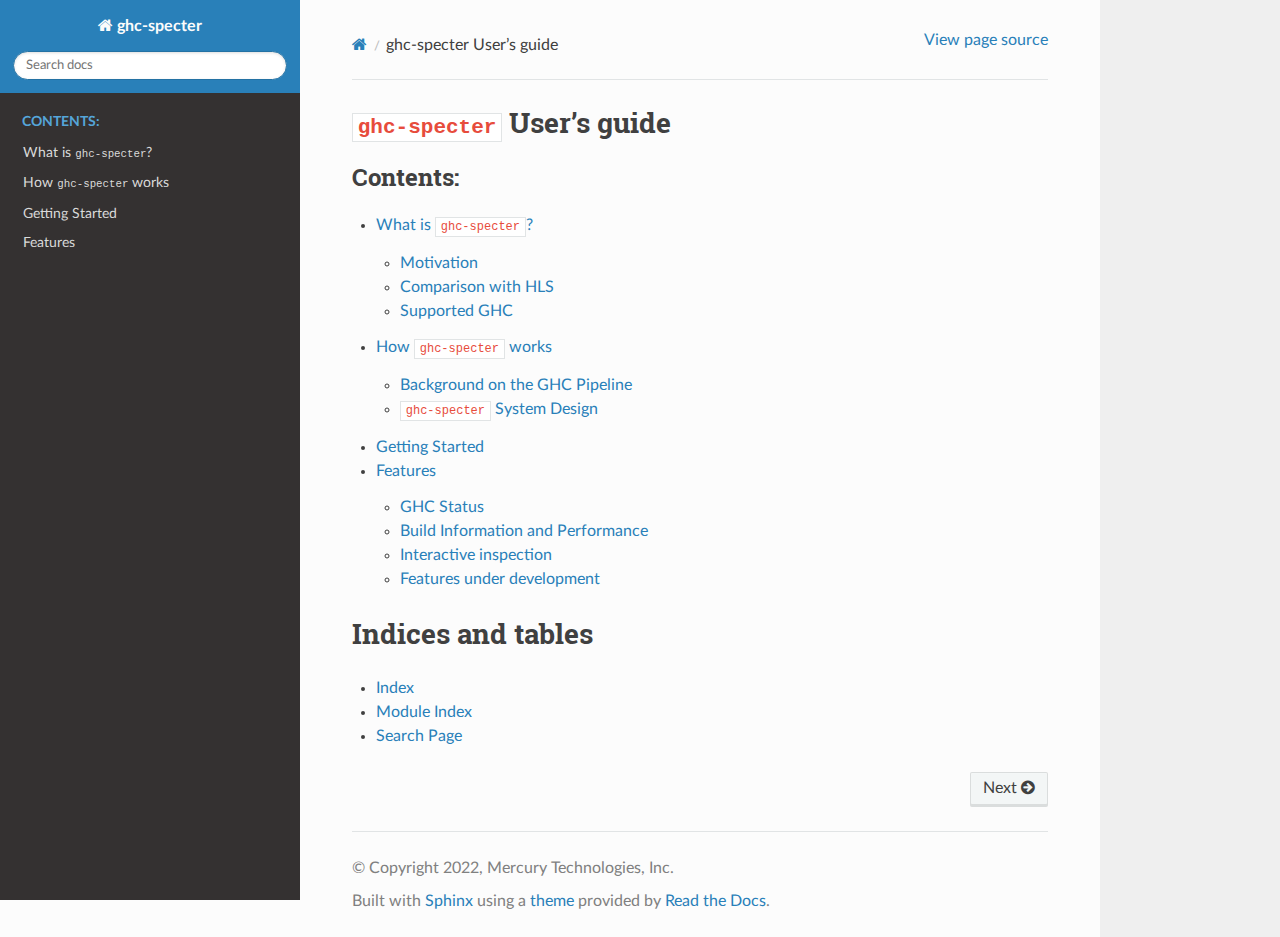
<file: index.html>
<!DOCTYPE html>
<html class="writer-html5" lang="en" >
<head>
  <meta charset="utf-8" /><meta name="generator" content="Docutils 0.18.1: http://docutils.sourceforge.net/" />

  <meta name="viewport" content="width=device-width, initial-scale=1.0" />
  <title>ghc-specter User’s guide &mdash; ghc-specter 1.0.0.0 documentation</title>
      <link rel="stylesheet" href="_static/pygments.css" type="text/css" />
      <link rel="stylesheet" href="_static/css/theme.css" type="text/css" />
  <!--[if lt IE 9]>
    <script src="_static/js/html5shiv.min.js"></script>
  <![endif]-->
  
        <script src="_static/jquery.js?v=5d32c60e"></script>
        <script src="_static/_sphinx_javascript_frameworks_compat.js?v=2cd50e6c"></script>
        <script src="_static/documentation_options.js?v=2ab8bd80"></script>
        <script src="_static/doctools.js?v=888ff710"></script>
        <script src="_static/sphinx_highlight.js?v=dc90522c"></script>
    <script src="_static/js/theme.js"></script>
    <link rel="index" title="Index" href="genindex.html" />
    <link rel="search" title="Search" href="search.html" />
    <link rel="next" title="What is ghc-specter?" href="what-is-it.html" /> 
</head>

<body class="wy-body-for-nav"> 
  <div class="wy-grid-for-nav">
    <nav data-toggle="wy-nav-shift" class="wy-nav-side">
      <div class="wy-side-scroll">
        <div class="wy-side-nav-search" >

          
          
          <a href="#" class="icon icon-home">
            ghc-specter
          </a>
<div role="search">
  <form id="rtd-search-form" class="wy-form" action="search.html" method="get">
    <input type="text" name="q" placeholder="Search docs" aria-label="Search docs" />
    <input type="hidden" name="check_keywords" value="yes" />
    <input type="hidden" name="area" value="default" />
  </form>
</div>
        </div><div class="wy-menu wy-menu-vertical" data-spy="affix" role="navigation" aria-label="Navigation menu">
              <p class="caption" role="heading"><span class="caption-text">Contents:</span></p>
<ul>
<li class="toctree-l1"><a class="reference internal" href="what-is-it.html">What is <code class="docutils literal notranslate"><span class="pre">ghc-specter</span></code>?</a></li>
<li class="toctree-l1"><a class="reference internal" href="how-it-works.html">How <code class="docutils literal notranslate"><span class="pre">ghc-specter</span></code> works</a></li>
<li class="toctree-l1"><a class="reference internal" href="getting-started.html">Getting Started</a></li>
<li class="toctree-l1"><a class="reference internal" href="features.html">Features</a></li>
</ul>

        </div>
      </div>
    </nav>

    <section data-toggle="wy-nav-shift" class="wy-nav-content-wrap"><nav class="wy-nav-top" aria-label="Mobile navigation menu" >
          <i data-toggle="wy-nav-top" class="fa fa-bars"></i>
          <a href="#">ghc-specter</a>
      </nav>

      <div class="wy-nav-content">
        <div class="rst-content">
          <div role="navigation" aria-label="Page navigation">
  <ul class="wy-breadcrumbs">
      <li><a href="#" class="icon icon-home" aria-label="Home"></a></li>
      <li class="breadcrumb-item active"><code class="docutils literal notranslate"><span class="pre">ghc-specter</span></code> User’s guide</li>
      <li class="wy-breadcrumbs-aside">
            <a href="_sources/index.rst.txt" rel="nofollow"> View page source</a>
      </li>
  </ul>
  <hr/>
</div>
          <div role="main" class="document" itemscope="itemscope" itemtype="http://schema.org/Article">
           <div itemprop="articleBody">
             
  <section id="ghc-specter-user-s-guide">
<h1><code class="docutils literal notranslate"><span class="pre">ghc-specter</span></code> User’s guide<a class="headerlink" href="#ghc-specter-user-s-guide" title="Link to this heading"></a></h1>
<div class="toctree-wrapper compound">
<p class="caption" role="heading"><span class="caption-text">Contents:</span></p>
<ul>
<li class="toctree-l1"><a class="reference internal" href="what-is-it.html">What is <code class="docutils literal notranslate"><span class="pre">ghc-specter</span></code>?</a><ul>
<li class="toctree-l2"><a class="reference internal" href="what-is-it.html#motivation">Motivation</a></li>
<li class="toctree-l2"><a class="reference internal" href="what-is-it.html#comparison-with-hls">Comparison with HLS</a></li>
<li class="toctree-l2"><a class="reference internal" href="what-is-it.html#supported-ghc">Supported GHC</a></li>
</ul>
</li>
<li class="toctree-l1"><a class="reference internal" href="how-it-works.html">How <code class="docutils literal notranslate"><span class="pre">ghc-specter</span></code> works</a><ul>
<li class="toctree-l2"><a class="reference internal" href="how-it-works.html#background-on-the-ghc-pipeline">Background on the GHC Pipeline</a></li>
<li class="toctree-l2"><a class="reference internal" href="how-it-works.html#ghc-specter-system-design"><code class="docutils literal notranslate"><span class="pre">ghc-specter</span></code> System Design</a></li>
</ul>
</li>
<li class="toctree-l1"><a class="reference internal" href="getting-started.html">Getting Started</a></li>
<li class="toctree-l1"><a class="reference internal" href="features.html">Features</a><ul>
<li class="toctree-l2"><a class="reference internal" href="features.html#ghc-status">GHC Status</a></li>
<li class="toctree-l2"><a class="reference internal" href="features.html#build-information-and-performance">Build Information and Performance</a></li>
<li class="toctree-l2"><a class="reference internal" href="features.html#interactive-inspection">Interactive inspection</a></li>
<li class="toctree-l2"><a class="reference internal" href="features.html#features-under-development">Features under development</a></li>
</ul>
</li>
</ul>
</div>
</section>
<section id="indices-and-tables">
<h1>Indices and tables<a class="headerlink" href="#indices-and-tables" title="Link to this heading"></a></h1>
<ul class="simple">
<li><p><a class="reference internal" href="genindex.html"><span class="std std-ref">Index</span></a></p></li>
<li><p><a class="reference internal" href="py-modindex.html"><span class="std std-ref">Module Index</span></a></p></li>
<li><p><a class="reference internal" href="search.html"><span class="std std-ref">Search Page</span></a></p></li>
</ul>
</section>


           </div>
          </div>
          <footer><div class="rst-footer-buttons" role="navigation" aria-label="Footer">
        <a href="what-is-it.html" class="btn btn-neutral float-right" title="What is ghc-specter?" accesskey="n" rel="next">Next <span class="fa fa-arrow-circle-right" aria-hidden="true"></span></a>
    </div>

  <hr/>

  <div role="contentinfo">
    <p>&#169; Copyright 2022, Mercury Technologies, Inc.</p>
  </div>

  Built with <a href="https://www.sphinx-doc.org/">Sphinx</a> using a
    <a href="https://github.com/readthedocs/sphinx_rtd_theme">theme</a>
    provided by <a href="https://readthedocs.org">Read the Docs</a>.
   

</footer>
        </div>
      </div>
    </section>
  </div>
  <script>
      jQuery(function () {
          SphinxRtdTheme.Navigation.enable(true);
      });
  </script> 

</body>
</html>
</file>
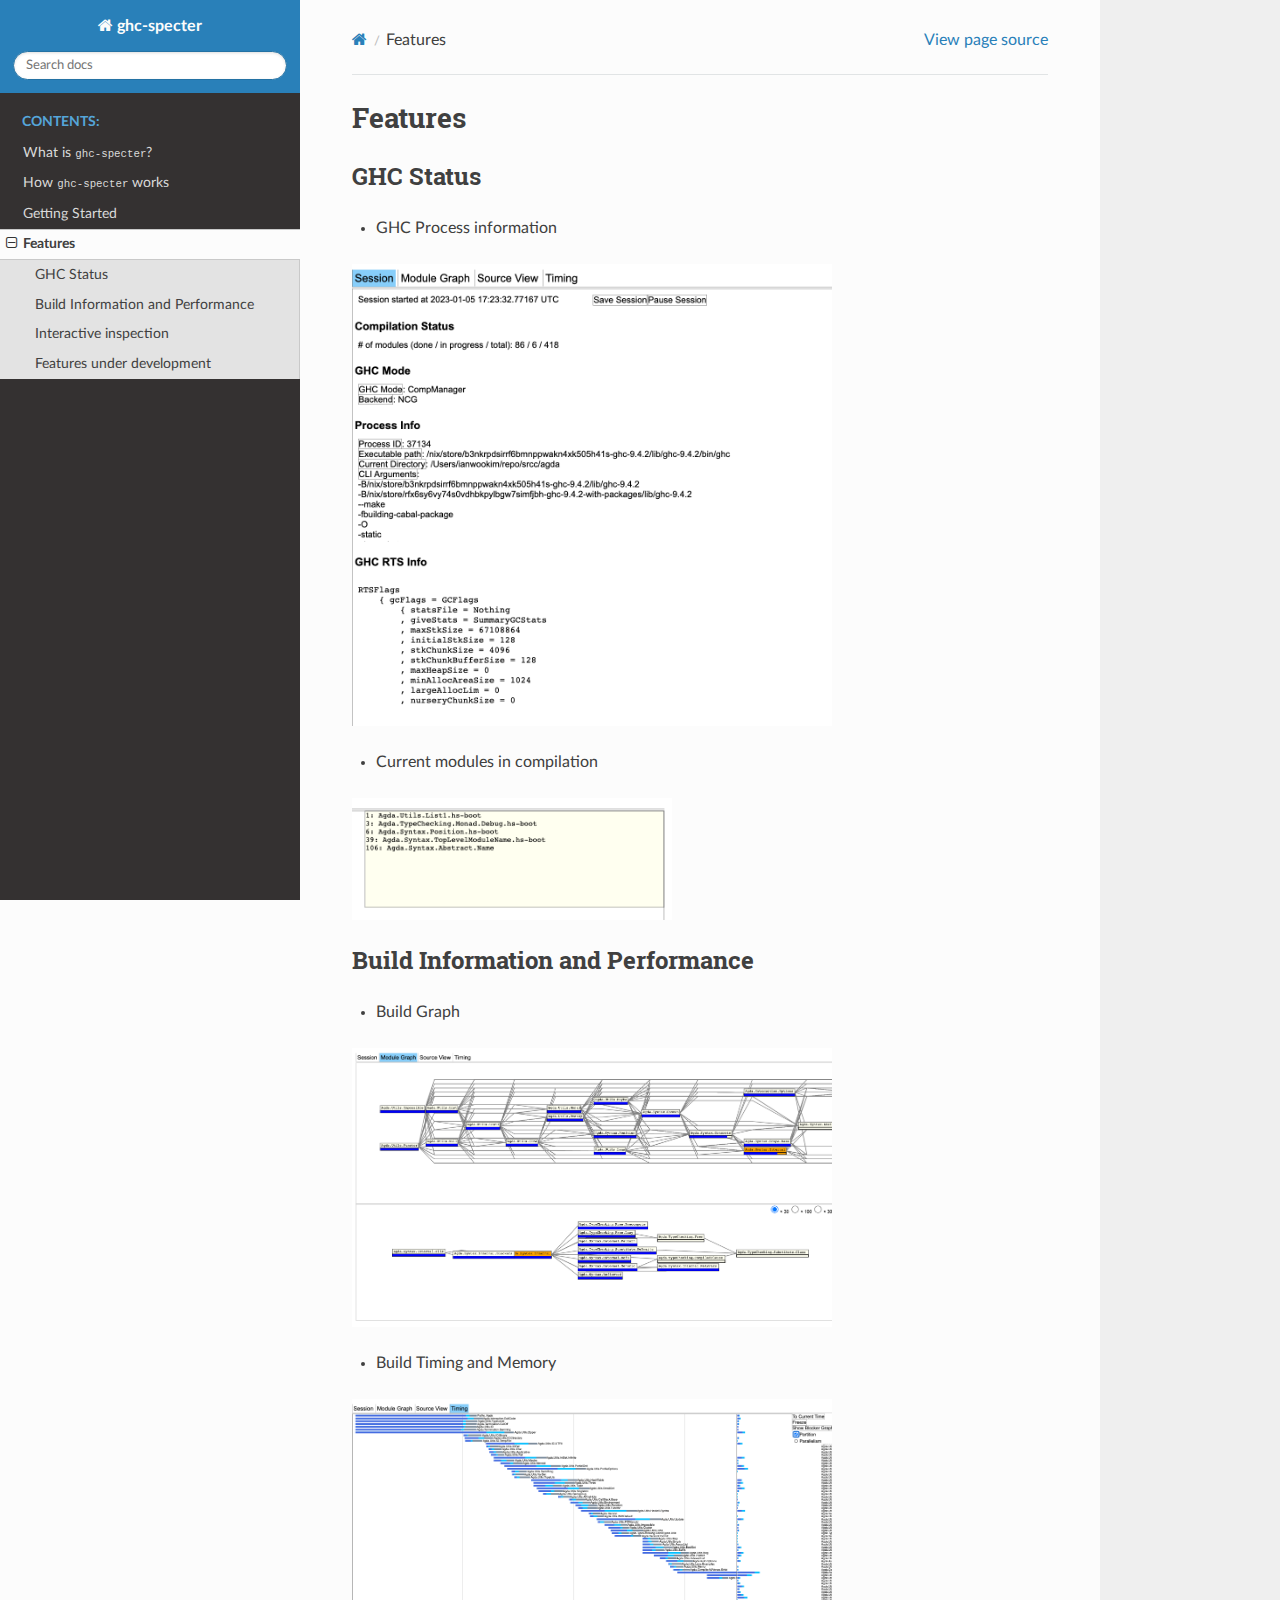
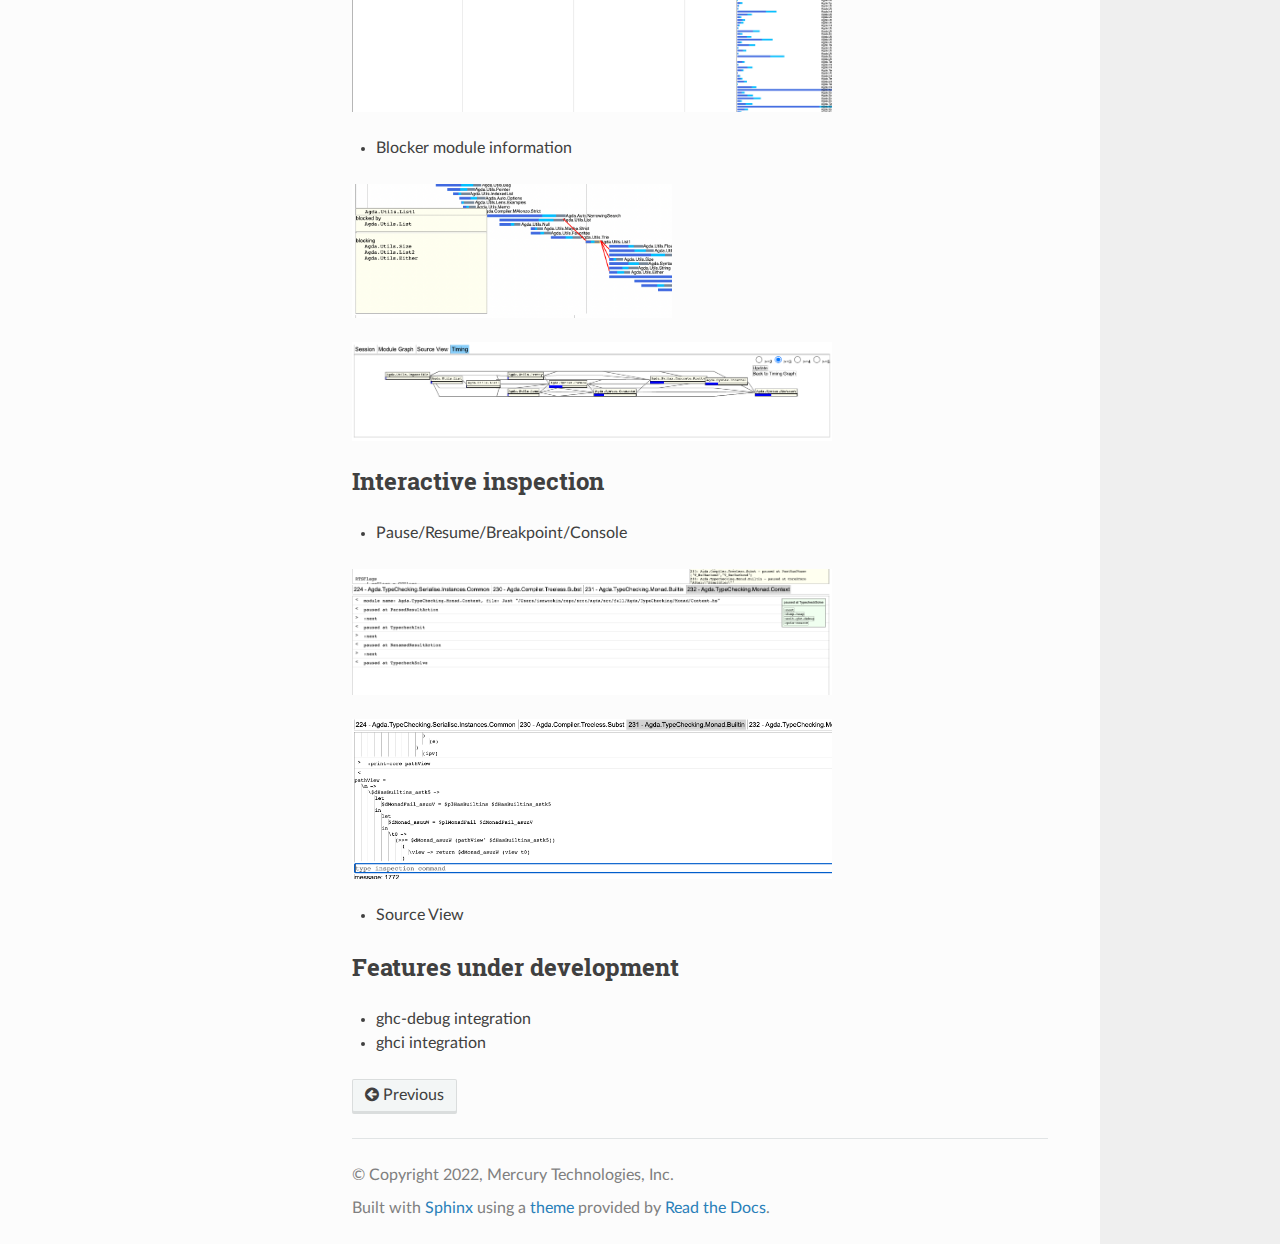
<file: features.html>
<!DOCTYPE html>
<html class="writer-html5" lang="en" >
<head>
  <meta charset="utf-8" /><meta name="generator" content="Docutils 0.18.1: http://docutils.sourceforge.net/" />

  <meta name="viewport" content="width=device-width, initial-scale=1.0" />
  <title>Features &mdash; ghc-specter 1.0.0.0 documentation</title>
      <link rel="stylesheet" href="_static/pygments.css" type="text/css" />
      <link rel="stylesheet" href="_static/css/theme.css" type="text/css" />
  <!--[if lt IE 9]>
    <script src="_static/js/html5shiv.min.js"></script>
  <![endif]-->
  
        <script src="_static/jquery.js?v=5d32c60e"></script>
        <script src="_static/_sphinx_javascript_frameworks_compat.js?v=2cd50e6c"></script>
        <script src="_static/documentation_options.js?v=2ab8bd80"></script>
        <script src="_static/doctools.js?v=888ff710"></script>
        <script src="_static/sphinx_highlight.js?v=dc90522c"></script>
    <script src="_static/js/theme.js"></script>
    <link rel="index" title="Index" href="genindex.html" />
    <link rel="search" title="Search" href="search.html" />
    <link rel="prev" title="Getting Started" href="getting-started.html" /> 
</head>

<body class="wy-body-for-nav"> 
  <div class="wy-grid-for-nav">
    <nav data-toggle="wy-nav-shift" class="wy-nav-side">
      <div class="wy-side-scroll">
        <div class="wy-side-nav-search" >

          
          
          <a href="index.html" class="icon icon-home">
            ghc-specter
          </a>
<div role="search">
  <form id="rtd-search-form" class="wy-form" action="search.html" method="get">
    <input type="text" name="q" placeholder="Search docs" aria-label="Search docs" />
    <input type="hidden" name="check_keywords" value="yes" />
    <input type="hidden" name="area" value="default" />
  </form>
</div>
        </div><div class="wy-menu wy-menu-vertical" data-spy="affix" role="navigation" aria-label="Navigation menu">
              <p class="caption" role="heading"><span class="caption-text">Contents:</span></p>
<ul class="current">
<li class="toctree-l1"><a class="reference internal" href="what-is-it.html">What is <code class="docutils literal notranslate"><span class="pre">ghc-specter</span></code>?</a></li>
<li class="toctree-l1"><a class="reference internal" href="how-it-works.html">How <code class="docutils literal notranslate"><span class="pre">ghc-specter</span></code> works</a></li>
<li class="toctree-l1"><a class="reference internal" href="getting-started.html">Getting Started</a></li>
<li class="toctree-l1 current"><a class="current reference internal" href="#">Features</a><ul>
<li class="toctree-l2"><a class="reference internal" href="#ghc-status">GHC Status</a></li>
<li class="toctree-l2"><a class="reference internal" href="#build-information-and-performance">Build Information and Performance</a></li>
<li class="toctree-l2"><a class="reference internal" href="#interactive-inspection">Interactive inspection</a></li>
<li class="toctree-l2"><a class="reference internal" href="#features-under-development">Features under development</a></li>
</ul>
</li>
</ul>

        </div>
      </div>
    </nav>

    <section data-toggle="wy-nav-shift" class="wy-nav-content-wrap"><nav class="wy-nav-top" aria-label="Mobile navigation menu" >
          <i data-toggle="wy-nav-top" class="fa fa-bars"></i>
          <a href="index.html">ghc-specter</a>
      </nav>

      <div class="wy-nav-content">
        <div class="rst-content">
          <div role="navigation" aria-label="Page navigation">
  <ul class="wy-breadcrumbs">
      <li><a href="index.html" class="icon icon-home" aria-label="Home"></a></li>
      <li class="breadcrumb-item active">Features</li>
      <li class="wy-breadcrumbs-aside">
            <a href="_sources/features.rst.txt" rel="nofollow"> View page source</a>
      </li>
  </ul>
  <hr/>
</div>
          <div role="main" class="document" itemscope="itemscope" itemtype="http://schema.org/Article">
           <div itemprop="articleBody">
             
  <section id="features">
<h1>Features<a class="headerlink" href="#features" title="Link to this heading"></a></h1>
<section id="ghc-status">
<h2>GHC Status<a class="headerlink" href="#ghc-status" title="Link to this heading"></a></h2>
<ul class="simple">
<li><p>GHC Process information</p></li>
</ul>
<a class="reference internal image-reference" href="_images/ghc-process-info.png"><img alt="_images/ghc-process-info.png" src="_images/ghc-process-info.png" style="width: 480px;" /></a>
<ul class="simple">
<li><p>Current modules in compilation</p></li>
</ul>
<a class="reference internal image-reference" href="_images/current-modules-being-compiled.png"><img alt="_images/current-modules-being-compiled.png" src="_images/current-modules-being-compiled.png" style="width: 320px;" /></a>
</section>
<section id="build-information-and-performance">
<h2>Build Information and Performance<a class="headerlink" href="#build-information-and-performance" title="Link to this heading"></a></h2>
<ul class="simple">
<li><p>Build Graph</p></li>
</ul>
<a class="reference internal image-reference" href="_images/build-graph.png"><img alt="_images/build-graph.png" src="_images/build-graph.png" style="width: 480px;" /></a>
<ul class="simple">
<li><p>Build Timing and Memory</p></li>
</ul>
<a class="reference internal image-reference" href="_images/build-timing-memory.png"><img alt="_images/build-timing-memory.png" src="_images/build-timing-memory.png" style="width: 480px;" /></a>
<ul class="simple">
<li><p>Blocker module information</p></li>
</ul>
<a class="reference internal image-reference" href="_images/build-graph-blocker.png"><img alt="_images/build-graph-blocker.png" src="_images/build-graph-blocker.png" style="width: 320px;" /></a>
<a class="reference internal image-reference" href="_images/blocker-modules.png"><img alt="_images/blocker-modules.png" src="_images/blocker-modules.png" style="width: 480px;" /></a>
</section>
<section id="interactive-inspection">
<h2>Interactive inspection<a class="headerlink" href="#interactive-inspection" title="Link to this heading"></a></h2>
<ul class="simple">
<li><p>Pause/Resume/Breakpoint/Console</p></li>
</ul>
<a class="reference internal image-reference" href="_images/console-on-pause.png"><img alt="_images/console-on-pause.png" src="_images/console-on-pause.png" style="width: 480px;" /></a>
<a class="reference internal image-reference" href="_images/show-ghc-core.png"><img alt="_images/show-ghc-core.png" src="_images/show-ghc-core.png" style="width: 480px;" /></a>
<ul class="simple">
<li><p>Source View</p></li>
</ul>
</section>
<section id="features-under-development">
<h2>Features under development<a class="headerlink" href="#features-under-development" title="Link to this heading"></a></h2>
<ul class="simple">
<li><p>ghc-debug integration</p></li>
<li><p>ghci integration</p></li>
</ul>
</section>
</section>


           </div>
          </div>
          <footer><div class="rst-footer-buttons" role="navigation" aria-label="Footer">
        <a href="getting-started.html" class="btn btn-neutral float-left" title="Getting Started" accesskey="p" rel="prev"><span class="fa fa-arrow-circle-left" aria-hidden="true"></span> Previous</a>
    </div>

  <hr/>

  <div role="contentinfo">
    <p>&#169; Copyright 2022, Mercury Technologies, Inc.</p>
  </div>

  Built with <a href="https://www.sphinx-doc.org/">Sphinx</a> using a
    <a href="https://github.com/readthedocs/sphinx_rtd_theme">theme</a>
    provided by <a href="https://readthedocs.org">Read the Docs</a>.
   

</footer>
        </div>
      </div>
    </section>
  </div>
  <script>
      jQuery(function () {
          SphinxRtdTheme.Navigation.enable(true);
      });
  </script> 

</body>
</html>
</file>
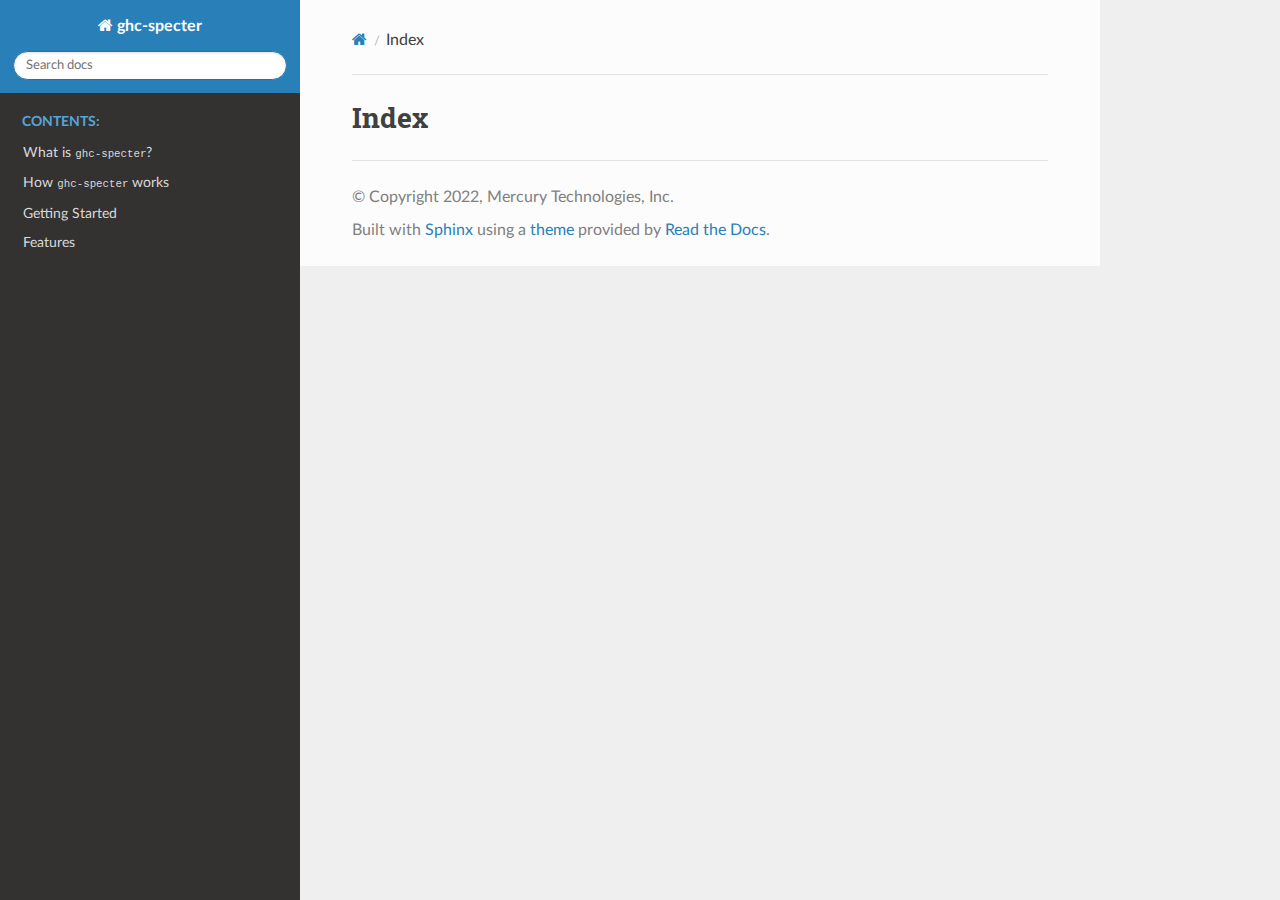
<file: genindex.html>
<!DOCTYPE html>
<html class="writer-html5" lang="en" >
<head>
  <meta charset="utf-8" />
  <meta name="viewport" content="width=device-width, initial-scale=1.0" />
  <title>Index &mdash; ghc-specter 1.0.0.0 documentation</title>
      <link rel="stylesheet" href="_static/pygments.css" type="text/css" />
      <link rel="stylesheet" href="_static/css/theme.css" type="text/css" />
  <!--[if lt IE 9]>
    <script src="_static/js/html5shiv.min.js"></script>
  <![endif]-->
  
        <script src="_static/jquery.js?v=5d32c60e"></script>
        <script src="_static/_sphinx_javascript_frameworks_compat.js?v=2cd50e6c"></script>
        <script src="_static/documentation_options.js?v=2ab8bd80"></script>
        <script src="_static/doctools.js?v=888ff710"></script>
        <script src="_static/sphinx_highlight.js?v=dc90522c"></script>
    <script src="_static/js/theme.js"></script>
    <link rel="index" title="Index" href="#" />
    <link rel="search" title="Search" href="search.html" /> 
</head>

<body class="wy-body-for-nav"> 
  <div class="wy-grid-for-nav">
    <nav data-toggle="wy-nav-shift" class="wy-nav-side">
      <div class="wy-side-scroll">
        <div class="wy-side-nav-search" >

          
          
          <a href="index.html" class="icon icon-home">
            ghc-specter
          </a>
<div role="search">
  <form id="rtd-search-form" class="wy-form" action="search.html" method="get">
    <input type="text" name="q" placeholder="Search docs" aria-label="Search docs" />
    <input type="hidden" name="check_keywords" value="yes" />
    <input type="hidden" name="area" value="default" />
  </form>
</div>
        </div><div class="wy-menu wy-menu-vertical" data-spy="affix" role="navigation" aria-label="Navigation menu">
              <p class="caption" role="heading"><span class="caption-text">Contents:</span></p>
<ul>
<li class="toctree-l1"><a class="reference internal" href="what-is-it.html">What is <code class="docutils literal notranslate"><span class="pre">ghc-specter</span></code>?</a></li>
<li class="toctree-l1"><a class="reference internal" href="how-it-works.html">How <code class="docutils literal notranslate"><span class="pre">ghc-specter</span></code> works</a></li>
<li class="toctree-l1"><a class="reference internal" href="getting-started.html">Getting Started</a></li>
<li class="toctree-l1"><a class="reference internal" href="features.html">Features</a></li>
</ul>

        </div>
      </div>
    </nav>

    <section data-toggle="wy-nav-shift" class="wy-nav-content-wrap"><nav class="wy-nav-top" aria-label="Mobile navigation menu" >
          <i data-toggle="wy-nav-top" class="fa fa-bars"></i>
          <a href="index.html">ghc-specter</a>
      </nav>

      <div class="wy-nav-content">
        <div class="rst-content">
          <div role="navigation" aria-label="Page navigation">
  <ul class="wy-breadcrumbs">
      <li><a href="index.html" class="icon icon-home" aria-label="Home"></a></li>
      <li class="breadcrumb-item active">Index</li>
      <li class="wy-breadcrumbs-aside">
      </li>
  </ul>
  <hr/>
</div>
          <div role="main" class="document" itemscope="itemscope" itemtype="http://schema.org/Article">
           <div itemprop="articleBody">
             

<h1 id="index">Index</h1>

<div class="genindex-jumpbox">
 
</div>


           </div>
          </div>
          <footer>

  <hr/>

  <div role="contentinfo">
    <p>&#169; Copyright 2022, Mercury Technologies, Inc.</p>
  </div>

  Built with <a href="https://www.sphinx-doc.org/">Sphinx</a> using a
    <a href="https://github.com/readthedocs/sphinx_rtd_theme">theme</a>
    provided by <a href="https://readthedocs.org">Read the Docs</a>.
   

</footer>
        </div>
      </div>
    </section>
  </div>
  <script>
      jQuery(function () {
          SphinxRtdTheme.Navigation.enable(true);
      });
  </script> 

</body>
</html>
</file>
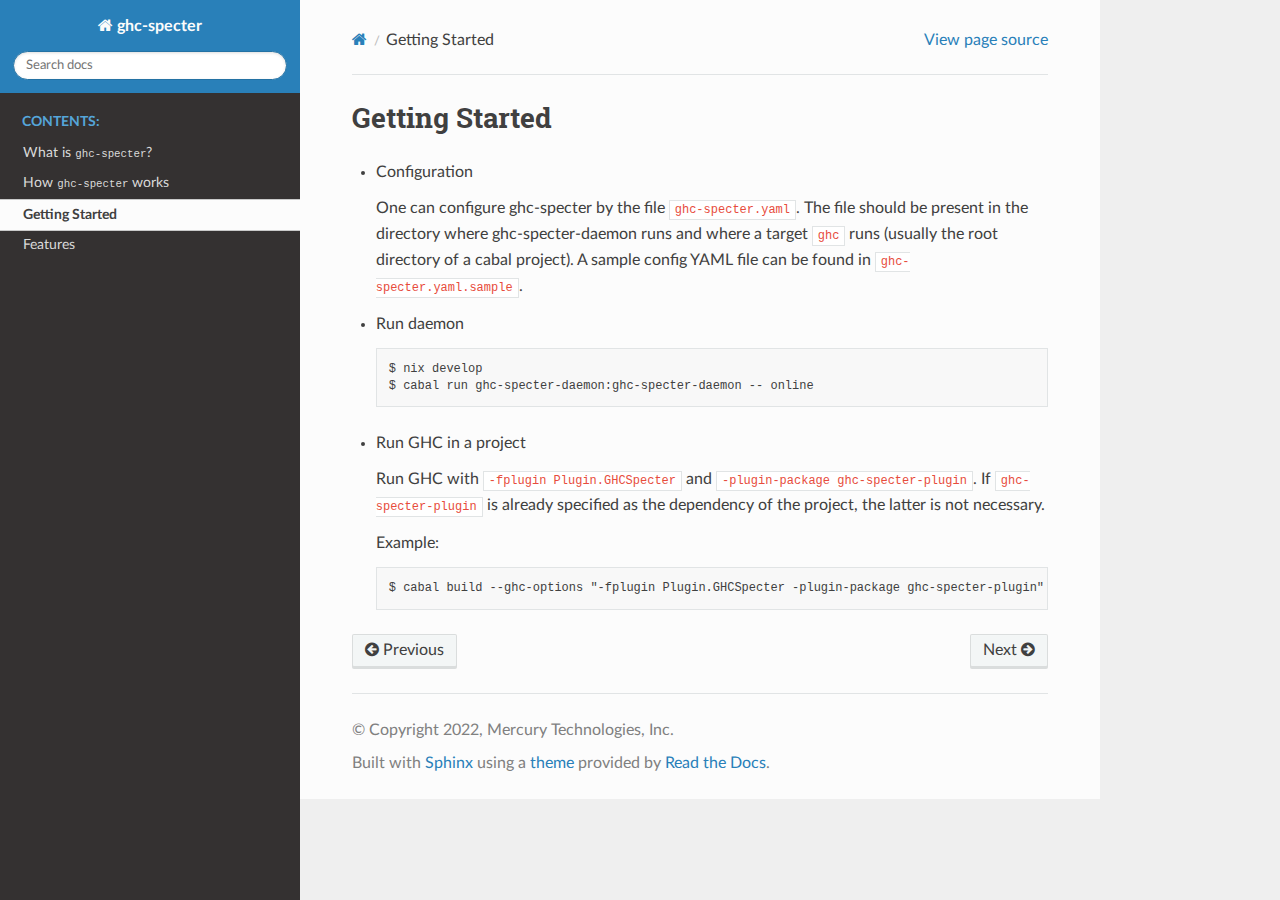
<file: getting-started.html>
<!DOCTYPE html>
<html class="writer-html5" lang="en" >
<head>
  <meta charset="utf-8" /><meta name="generator" content="Docutils 0.18.1: http://docutils.sourceforge.net/" />

  <meta name="viewport" content="width=device-width, initial-scale=1.0" />
  <title>Getting Started &mdash; ghc-specter 1.0.0.0 documentation</title>
      <link rel="stylesheet" href="_static/pygments.css" type="text/css" />
      <link rel="stylesheet" href="_static/css/theme.css" type="text/css" />
  <!--[if lt IE 9]>
    <script src="_static/js/html5shiv.min.js"></script>
  <![endif]-->
  
        <script src="_static/jquery.js?v=5d32c60e"></script>
        <script src="_static/_sphinx_javascript_frameworks_compat.js?v=2cd50e6c"></script>
        <script src="_static/documentation_options.js?v=2ab8bd80"></script>
        <script src="_static/doctools.js?v=888ff710"></script>
        <script src="_static/sphinx_highlight.js?v=dc90522c"></script>
    <script src="_static/js/theme.js"></script>
    <link rel="index" title="Index" href="genindex.html" />
    <link rel="search" title="Search" href="search.html" />
    <link rel="next" title="Features" href="features.html" />
    <link rel="prev" title="How ghc-specter works" href="how-it-works.html" /> 
</head>

<body class="wy-body-for-nav"> 
  <div class="wy-grid-for-nav">
    <nav data-toggle="wy-nav-shift" class="wy-nav-side">
      <div class="wy-side-scroll">
        <div class="wy-side-nav-search" >

          
          
          <a href="index.html" class="icon icon-home">
            ghc-specter
          </a>
<div role="search">
  <form id="rtd-search-form" class="wy-form" action="search.html" method="get">
    <input type="text" name="q" placeholder="Search docs" aria-label="Search docs" />
    <input type="hidden" name="check_keywords" value="yes" />
    <input type="hidden" name="area" value="default" />
  </form>
</div>
        </div><div class="wy-menu wy-menu-vertical" data-spy="affix" role="navigation" aria-label="Navigation menu">
              <p class="caption" role="heading"><span class="caption-text">Contents:</span></p>
<ul class="current">
<li class="toctree-l1"><a class="reference internal" href="what-is-it.html">What is <code class="docutils literal notranslate"><span class="pre">ghc-specter</span></code>?</a></li>
<li class="toctree-l1"><a class="reference internal" href="how-it-works.html">How <code class="docutils literal notranslate"><span class="pre">ghc-specter</span></code> works</a></li>
<li class="toctree-l1 current"><a class="current reference internal" href="#">Getting Started</a></li>
<li class="toctree-l1"><a class="reference internal" href="features.html">Features</a></li>
</ul>

        </div>
      </div>
    </nav>

    <section data-toggle="wy-nav-shift" class="wy-nav-content-wrap"><nav class="wy-nav-top" aria-label="Mobile navigation menu" >
          <i data-toggle="wy-nav-top" class="fa fa-bars"></i>
          <a href="index.html">ghc-specter</a>
      </nav>

      <div class="wy-nav-content">
        <div class="rst-content">
          <div role="navigation" aria-label="Page navigation">
  <ul class="wy-breadcrumbs">
      <li><a href="index.html" class="icon icon-home" aria-label="Home"></a></li>
      <li class="breadcrumb-item active">Getting Started</li>
      <li class="wy-breadcrumbs-aside">
            <a href="_sources/getting-started.rst.txt" rel="nofollow"> View page source</a>
      </li>
  </ul>
  <hr/>
</div>
          <div role="main" class="document" itemscope="itemscope" itemtype="http://schema.org/Article">
           <div itemprop="articleBody">
             
  <section id="getting-started">
<h1>Getting Started<a class="headerlink" href="#getting-started" title="Link to this heading"></a></h1>
<ul>
<li><p>Configuration</p>
<p>One can configure ghc-specter by the file <code class="docutils literal notranslate"><span class="pre">ghc-specter.yaml</span></code>.
The file should be present in the directory where ghc-specter-daemon
runs and where a target <code class="docutils literal notranslate"><span class="pre">ghc</span></code> runs (usually the root directory of a
cabal project).
A sample config YAML file can be found in <code class="docutils literal notranslate"><span class="pre">ghc-specter.yaml.sample</span></code>.</p>
</li>
<li><p>Run daemon</p>
<div class="highlight-text notranslate"><div class="highlight"><pre><span></span>$ nix develop
$ cabal run ghc-specter-daemon:ghc-specter-daemon -- online
</pre></div>
</div>
</li>
<li><p>Run GHC in a project</p>
<p>Run GHC with <code class="docutils literal notranslate"><span class="pre">-fplugin</span> <span class="pre">Plugin.GHCSpecter</span></code> and <code class="docutils literal notranslate"><span class="pre">-plugin-package</span> <span class="pre">ghc-specter-plugin</span></code>.
If <code class="docutils literal notranslate"><span class="pre">ghc-specter-plugin</span></code> is already specified as the dependency of the project, the latter is not necessary.</p>
<p>Example:</p>
<div class="highlight-text notranslate"><div class="highlight"><pre><span></span>$ cabal build --ghc-options &quot;-fplugin Plugin.GHCSpecter -plugin-package ghc-specter-plugin&quot;
</pre></div>
</div>
</li>
</ul>
</section>


           </div>
          </div>
          <footer><div class="rst-footer-buttons" role="navigation" aria-label="Footer">
        <a href="how-it-works.html" class="btn btn-neutral float-left" title="How ghc-specter works" accesskey="p" rel="prev"><span class="fa fa-arrow-circle-left" aria-hidden="true"></span> Previous</a>
        <a href="features.html" class="btn btn-neutral float-right" title="Features" accesskey="n" rel="next">Next <span class="fa fa-arrow-circle-right" aria-hidden="true"></span></a>
    </div>

  <hr/>

  <div role="contentinfo">
    <p>&#169; Copyright 2022, Mercury Technologies, Inc.</p>
  </div>

  Built with <a href="https://www.sphinx-doc.org/">Sphinx</a> using a
    <a href="https://github.com/readthedocs/sphinx_rtd_theme">theme</a>
    provided by <a href="https://readthedocs.org">Read the Docs</a>.
   

</footer>
        </div>
      </div>
    </section>
  </div>
  <script>
      jQuery(function () {
          SphinxRtdTheme.Navigation.enable(true);
      });
  </script> 

</body>
</html>
</file>
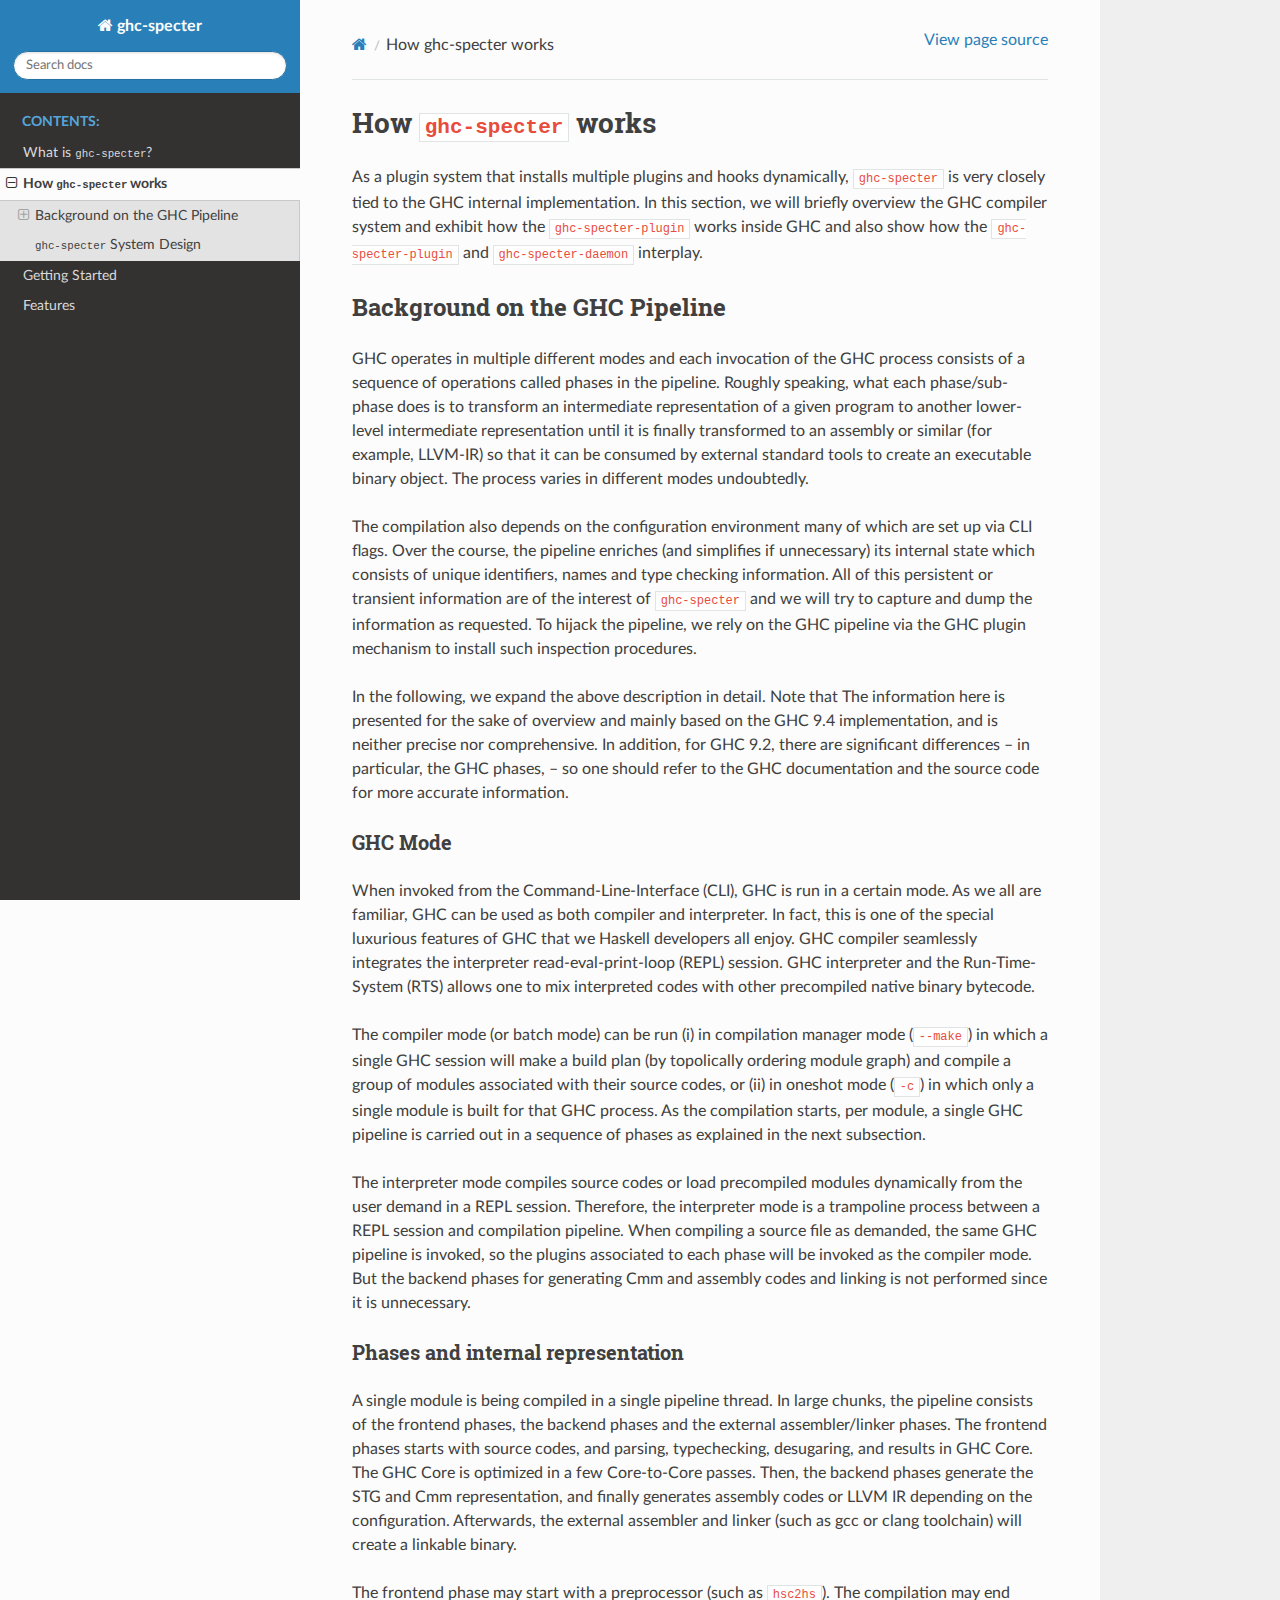
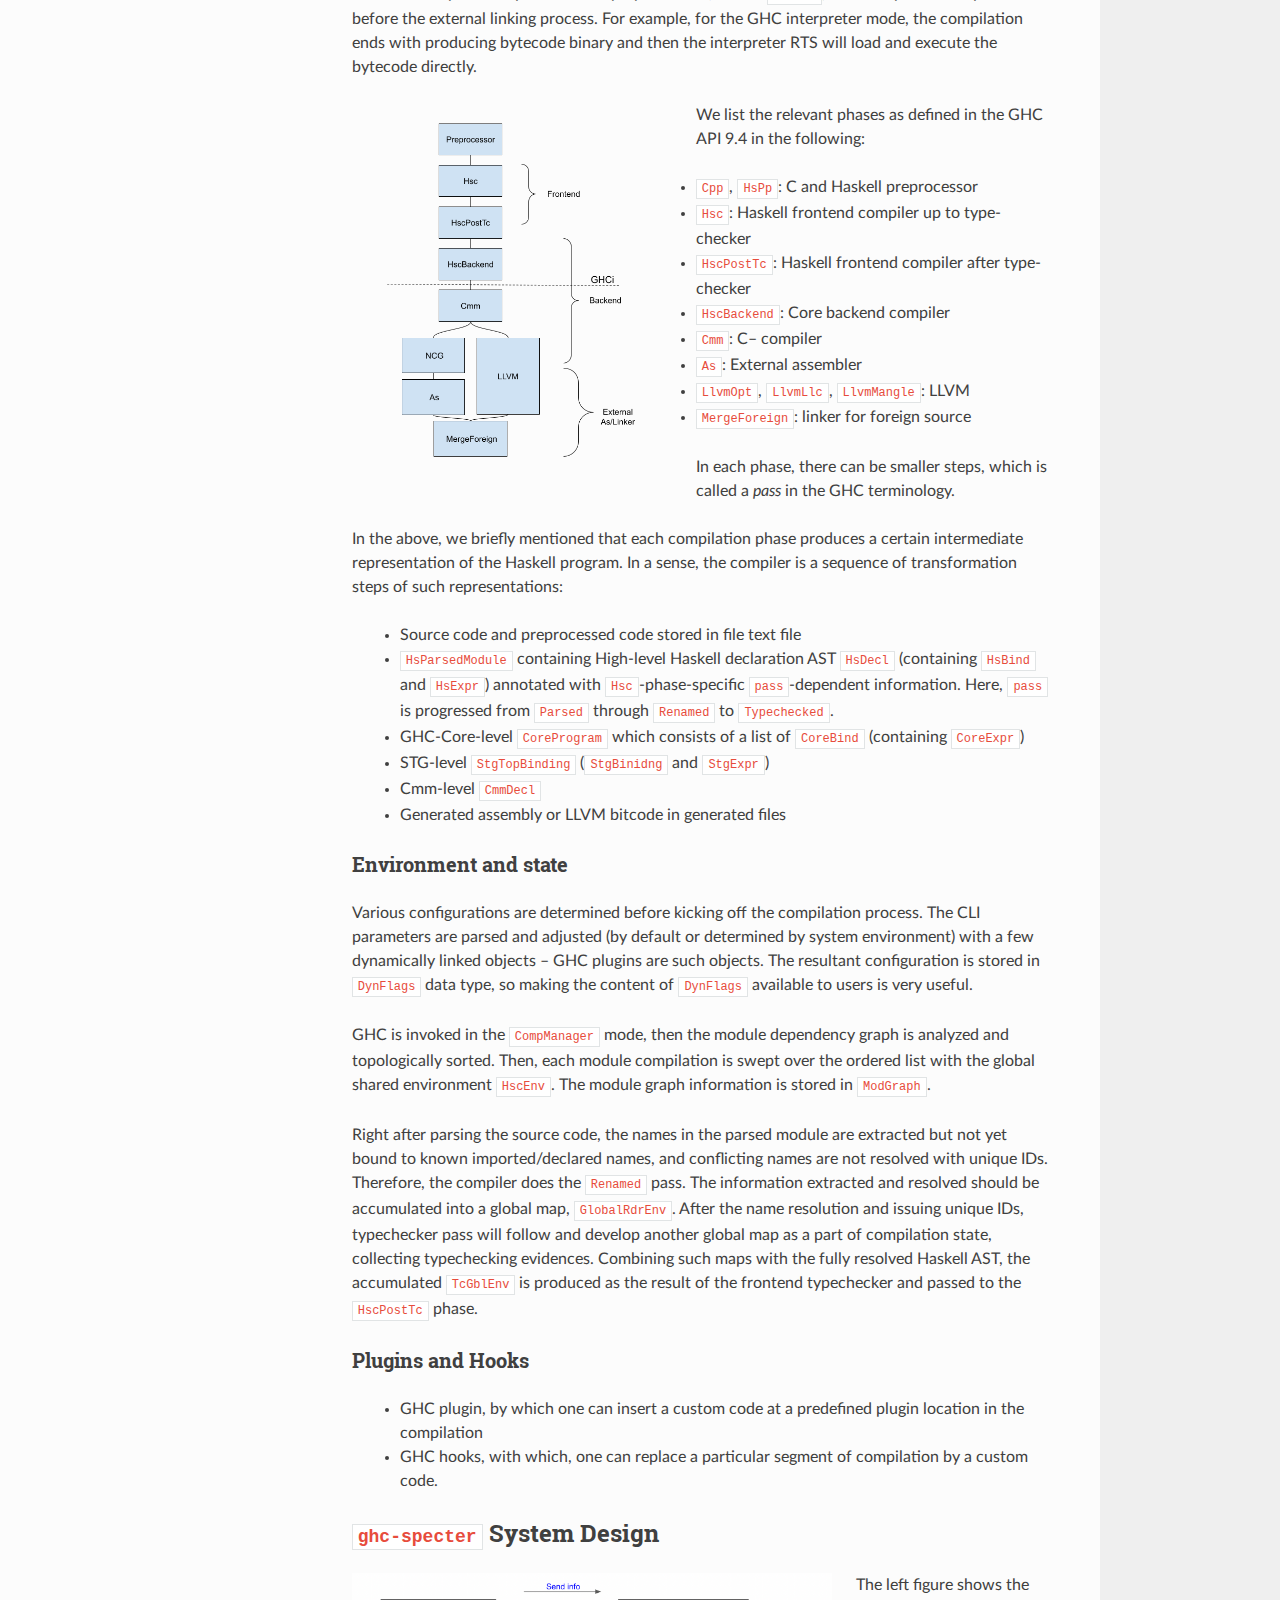
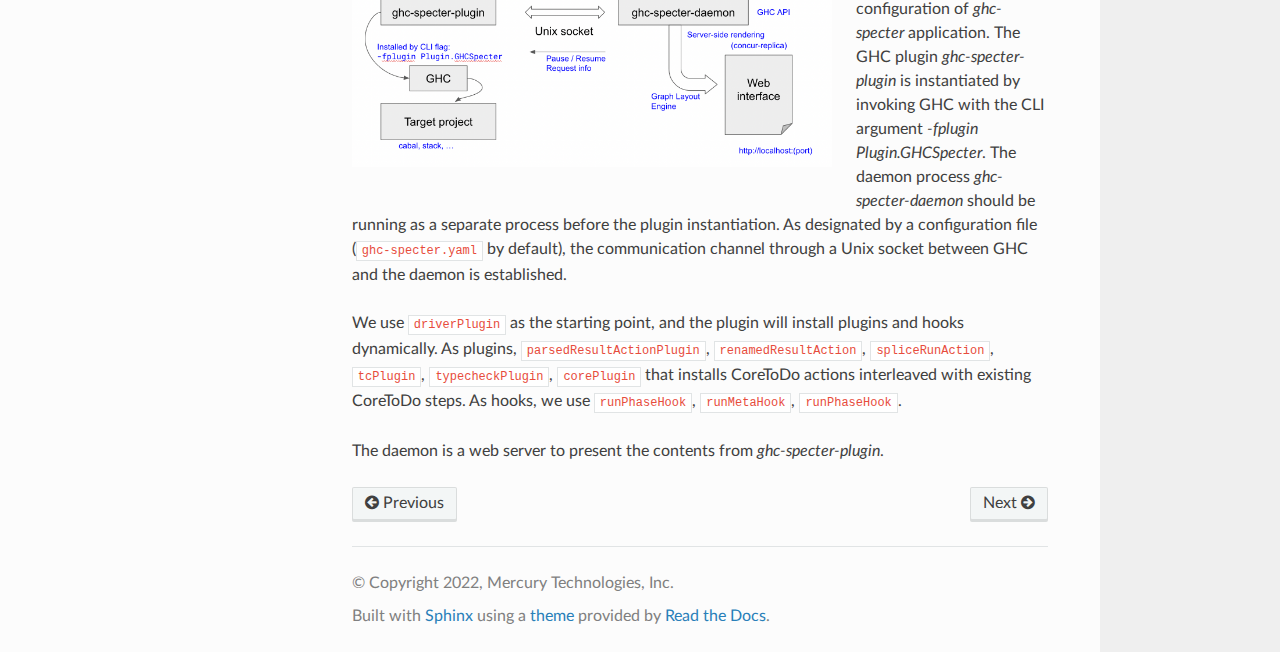
<file: how-it-works.html>
<!DOCTYPE html>
<html class="writer-html5" lang="en" >
<head>
  <meta charset="utf-8" /><meta name="generator" content="Docutils 0.18.1: http://docutils.sourceforge.net/" />

  <meta name="viewport" content="width=device-width, initial-scale=1.0" />
  <title>How ghc-specter works &mdash; ghc-specter 1.0.0.0 documentation</title>
      <link rel="stylesheet" href="_static/pygments.css" type="text/css" />
      <link rel="stylesheet" href="_static/css/theme.css" type="text/css" />
  <!--[if lt IE 9]>
    <script src="_static/js/html5shiv.min.js"></script>
  <![endif]-->
  
        <script src="_static/jquery.js?v=5d32c60e"></script>
        <script src="_static/_sphinx_javascript_frameworks_compat.js?v=2cd50e6c"></script>
        <script src="_static/documentation_options.js?v=2ab8bd80"></script>
        <script src="_static/doctools.js?v=888ff710"></script>
        <script src="_static/sphinx_highlight.js?v=dc90522c"></script>
    <script src="_static/js/theme.js"></script>
    <link rel="index" title="Index" href="genindex.html" />
    <link rel="search" title="Search" href="search.html" />
    <link rel="next" title="Getting Started" href="getting-started.html" />
    <link rel="prev" title="What is ghc-specter?" href="what-is-it.html" /> 
</head>

<body class="wy-body-for-nav"> 
  <div class="wy-grid-for-nav">
    <nav data-toggle="wy-nav-shift" class="wy-nav-side">
      <div class="wy-side-scroll">
        <div class="wy-side-nav-search" >

          
          
          <a href="index.html" class="icon icon-home">
            ghc-specter
          </a>
<div role="search">
  <form id="rtd-search-form" class="wy-form" action="search.html" method="get">
    <input type="text" name="q" placeholder="Search docs" aria-label="Search docs" />
    <input type="hidden" name="check_keywords" value="yes" />
    <input type="hidden" name="area" value="default" />
  </form>
</div>
        </div><div class="wy-menu wy-menu-vertical" data-spy="affix" role="navigation" aria-label="Navigation menu">
              <p class="caption" role="heading"><span class="caption-text">Contents:</span></p>
<ul class="current">
<li class="toctree-l1"><a class="reference internal" href="what-is-it.html">What is <code class="docutils literal notranslate"><span class="pre">ghc-specter</span></code>?</a></li>
<li class="toctree-l1 current"><a class="current reference internal" href="#">How <code class="docutils literal notranslate"><span class="pre">ghc-specter</span></code> works</a><ul>
<li class="toctree-l2"><a class="reference internal" href="#background-on-the-ghc-pipeline">Background on the GHC Pipeline</a><ul>
<li class="toctree-l3"><a class="reference internal" href="#ghc-mode">GHC Mode</a></li>
<li class="toctree-l3"><a class="reference internal" href="#phases-and-internal-representation">Phases and internal representation</a></li>
<li class="toctree-l3"><a class="reference internal" href="#environment-and-state">Environment and state</a></li>
<li class="toctree-l3"><a class="reference internal" href="#plugins-and-hooks">Plugins and Hooks</a></li>
</ul>
</li>
<li class="toctree-l2"><a class="reference internal" href="#ghc-specter-system-design"><code class="docutils literal notranslate"><span class="pre">ghc-specter</span></code> System Design</a></li>
</ul>
</li>
<li class="toctree-l1"><a class="reference internal" href="getting-started.html">Getting Started</a></li>
<li class="toctree-l1"><a class="reference internal" href="features.html">Features</a></li>
</ul>

        </div>
      </div>
    </nav>

    <section data-toggle="wy-nav-shift" class="wy-nav-content-wrap"><nav class="wy-nav-top" aria-label="Mobile navigation menu" >
          <i data-toggle="wy-nav-top" class="fa fa-bars"></i>
          <a href="index.html">ghc-specter</a>
      </nav>

      <div class="wy-nav-content">
        <div class="rst-content">
          <div role="navigation" aria-label="Page navigation">
  <ul class="wy-breadcrumbs">
      <li><a href="index.html" class="icon icon-home" aria-label="Home"></a></li>
      <li class="breadcrumb-item active">How <code class="docutils literal notranslate"><span class="pre">ghc-specter</span></code> works</li>
      <li class="wy-breadcrumbs-aside">
            <a href="_sources/how-it-works.rst.txt" rel="nofollow"> View page source</a>
      </li>
  </ul>
  <hr/>
</div>
          <div role="main" class="document" itemscope="itemscope" itemtype="http://schema.org/Article">
           <div itemprop="articleBody">
             
  <section id="how-ghc-specter-works">
<h1>How <code class="docutils literal notranslate"><span class="pre">ghc-specter</span></code> works<a class="headerlink" href="#how-ghc-specter-works" title="Link to this heading"></a></h1>
<p>As a plugin system that installs multiple plugins and hooks dynamically,
<code class="docutils literal notranslate"><span class="pre">ghc-specter</span></code> is very closely tied to the GHC internal implementation.
In this section, we will briefly overview the GHC compiler system and
exhibit how the <code class="docutils literal notranslate"><span class="pre">ghc-specter-plugin</span></code> works inside GHC and also show how
the <code class="docutils literal notranslate"><span class="pre">ghc-specter-plugin</span></code> and <code class="docutils literal notranslate"><span class="pre">ghc-specter-daemon</span></code> interplay.</p>
<section id="background-on-the-ghc-pipeline">
<h2>Background on the GHC Pipeline<a class="headerlink" href="#background-on-the-ghc-pipeline" title="Link to this heading"></a></h2>
<p>GHC operates in multiple different modes and each invocation of the GHC process consists of
a sequence of operations called phases in the pipeline. Roughly speaking, what each
phase/sub-phase does is to transform an intermediate representation of a given program to
another lower-level intermediate representation until it is finally transformed to an assembly
or similar (for example, LLVM-IR) so that it can be consumed by external standard tools to create
an executable binary object. The process varies in different modes undoubtedly.</p>
<p>The compilation also depends on the configuration environment many of which are set up via
CLI flags. Over the course, the pipeline enriches (and simplifies if unnecessary) its internal
state which consists of unique identifiers, names and type checking information.
All of this persistent or transient information are of the interest of <code class="docutils literal notranslate"><span class="pre">ghc-specter</span></code> and we
will try to capture and dump the information as requested. To hijack the pipeline, we rely on
the GHC pipeline via the GHC plugin mechanism to install such inspection procedures.</p>
<p>In the following, we expand the above description in detail.
Note that The information here is presented for the sake of overview and
mainly based on the GHC 9.4 implementation, and is neither
precise nor comprehensive. In addition, for GHC 9.2, there are significant
differences – in particular, the GHC phases, –  so one should refer to the
GHC documentation and the source code for more accurate information.</p>
<section id="ghc-mode">
<h3>GHC Mode<a class="headerlink" href="#ghc-mode" title="Link to this heading"></a></h3>
<p>When invoked from the Command-Line-Interface (CLI), GHC is run in a certain mode.
As we all are familiar, GHC can be used as both compiler and interpreter.
In fact, this is one of the special luxurious features of GHC that we Haskell
developers all enjoy. GHC compiler seamlessly integrates the interpreter
read-eval-print-loop (REPL) session. GHC interpreter and the Run-Time-System (RTS)
allows one to mix interpreted codes with other precompiled native binary
bytecode.</p>
<p>The compiler mode (or batch mode) can be run (i) in compilation manager mode
(<code class="docutils literal notranslate"><span class="pre">--make</span></code>) in which a single GHC session will make a build plan (by topolically
ordering module graph) and compile a group of modules associated with their source
codes, or (ii) in oneshot mode (<code class="docutils literal notranslate"><span class="pre">-c</span></code>) in which only a single module is built for
that GHC process. As the compilation starts, per module, a single GHC pipeline
is carried out in a sequence of phases as explained in the next subsection.</p>
<p>The interpreter mode compiles source codes or load precompiled modules dynamically
from the user demand in a REPL session. Therefore, the interpreter mode is a
trampoline process between a REPL session and compilation pipeline. When compiling
a source file as demanded, the same GHC pipeline is invoked, so the plugins
associated to each phase will be invoked as the compiler mode. But the backend
phases for generating Cmm and assembly codes and linking is not performed since
it is unnecessary.</p>
</section>
<section id="phases-and-internal-representation">
<h3>Phases and internal representation<a class="headerlink" href="#phases-and-internal-representation" title="Link to this heading"></a></h3>
<p>A single module is being compiled in a single pipeline thread. In large chunks,
the pipeline consists of the frontend phases, the backend phases and the external
assembler/linker phases. The frontend phases starts with source codes, and
parsing, typechecking, desugaring, and results in GHC Core. The GHC Core is
optimized in a few Core-to-Core passes. Then, the backend phases generate
the STG and Cmm representation, and finally generates assembly codes or LLVM IR
depending on the configuration. Afterwards, the external assembler and linker
(such as gcc or clang toolchain) will create a linkable binary.</p>
<p>The frontend phase may start with a preprocessor (such as <code class="docutils literal notranslate"><span class="pre">hsc2hs</span></code>). The
compilation may end before the external linking process. For example, for the
GHC interpreter mode, the compilation ends with producing bytecode binary and then
the interpreter RTS will load and execute the bytecode directly.</p>
<a class="reference internal image-reference" href="_images/GHC_Pipeline.png"><img alt="_images/GHC_Pipeline.png" class="align-left" src="_images/GHC_Pipeline.png" style="width: 320px;" /></a>
<p>We list the relevant phases as defined in the GHC API 9.4 in the following:</p>
<blockquote>
<div><ul class="simple">
<li><p><code class="docutils literal notranslate"><span class="pre">Cpp</span></code>, <code class="docutils literal notranslate"><span class="pre">HsPp</span></code>: C and Haskell preprocessor</p></li>
<li><p><code class="docutils literal notranslate"><span class="pre">Hsc</span></code>: Haskell frontend compiler up to type-checker</p></li>
<li><p><code class="docutils literal notranslate"><span class="pre">HscPostTc</span></code>: Haskell frontend compiler after type-checker</p></li>
<li><p><code class="docutils literal notranslate"><span class="pre">HscBackend</span></code>: Core backend compiler</p></li>
<li><p><code class="docutils literal notranslate"><span class="pre">Cmm</span></code>: C– compiler</p></li>
<li><p><code class="docutils literal notranslate"><span class="pre">As</span></code>: External assembler</p></li>
<li><p><code class="docutils literal notranslate"><span class="pre">LlvmOpt</span></code>, <code class="docutils literal notranslate"><span class="pre">LlvmLlc</span></code>, <code class="docutils literal notranslate"><span class="pre">LlvmMangle</span></code>: LLVM</p></li>
<li><p><code class="docutils literal notranslate"><span class="pre">MergeForeign</span></code>: linker for foreign source</p></li>
</ul>
</div></blockquote>
<p>In each phase, there can be smaller steps, which is called a <cite>pass</cite> in the GHC
terminology.</p>
<p>In the above, we briefly mentioned that each compilation phase produces a certain
intermediate representation of the Haskell program. In a sense, the compiler is
a sequence of transformation steps of such representations:</p>
<blockquote>
<div><ul class="simple">
<li><p>Source code and preprocessed code stored in file text file</p></li>
<li><p><code class="docutils literal notranslate"><span class="pre">HsParsedModule</span></code> containing High-level Haskell declaration AST <code class="docutils literal notranslate"><span class="pre">HsDecl</span></code>
(containing <code class="docutils literal notranslate"><span class="pre">HsBind</span></code> and <code class="docutils literal notranslate"><span class="pre">HsExpr</span></code>) annotated with
<code class="docutils literal notranslate"><span class="pre">Hsc</span></code>-phase-specific <code class="docutils literal notranslate"><span class="pre">pass</span></code>-dependent information.
Here, <code class="docutils literal notranslate"><span class="pre">pass</span></code> is progressed from <code class="docutils literal notranslate"><span class="pre">Parsed</span></code> through <code class="docutils literal notranslate"><span class="pre">Renamed</span></code> to <code class="docutils literal notranslate"><span class="pre">Typechecked</span></code>.</p></li>
<li><p>GHC-Core-level <code class="docutils literal notranslate"><span class="pre">CoreProgram</span></code> which consists of a list of <code class="docutils literal notranslate"><span class="pre">CoreBind</span></code> (containing <code class="docutils literal notranslate"><span class="pre">CoreExpr</span></code>)</p></li>
<li><p>STG-level <code class="docutils literal notranslate"><span class="pre">StgTopBinding</span></code> (<code class="docutils literal notranslate"><span class="pre">StgBinidng</span></code> and <code class="docutils literal notranslate"><span class="pre">StgExpr</span></code>)</p></li>
<li><p>Cmm-level <code class="docutils literal notranslate"><span class="pre">CmmDecl</span></code></p></li>
<li><p>Generated assembly or LLVM bitcode in generated files</p></li>
</ul>
</div></blockquote>
</section>
<section id="environment-and-state">
<h3>Environment and state<a class="headerlink" href="#environment-and-state" title="Link to this heading"></a></h3>
<p>Various configurations are determined before kicking off the compilation process. The CLI parameters
are parsed and adjusted (by default or determined by system environment) with a few dynamically linked
objects – GHC plugins are such objects. The resultant configuration is stored in <code class="docutils literal notranslate"><span class="pre">DynFlags</span></code> data type,
so making the content of <code class="docutils literal notranslate"><span class="pre">DynFlags</span></code> available to users is very useful.</p>
<p>GHC is invoked in the <code class="docutils literal notranslate"><span class="pre">CompManager</span></code> mode, then the module dependency graph is analyzed and topologically
sorted. Then, each module compilation is swept over the ordered list with the global shared environment
<code class="docutils literal notranslate"><span class="pre">HscEnv</span></code>. The module graph information is stored in <code class="docutils literal notranslate"><span class="pre">ModGraph</span></code>.</p>
<p>Right after parsing the source code, the names in the parsed module are extracted but not yet bound to known
imported/declared names, and conflicting names are not resolved with unique IDs. Therefore, the compiler
does the <code class="docutils literal notranslate"><span class="pre">Renamed</span></code> pass. The information extracted and resolved should be accumulated into a global map,
<code class="docutils literal notranslate"><span class="pre">GlobalRdrEnv</span></code>. After the name resolution and issuing unique IDs, typechecker pass will follow and develop
another global map as a part of compilation state, collecting typechecking evidences.
Combining such maps with the fully resolved Haskell AST, the accumulated <code class="docutils literal notranslate"><span class="pre">TcGblEnv</span></code> is produced as the
result of the frontend typechecker and passed to the <code class="docutils literal notranslate"><span class="pre">HscPostTc</span></code> phase.</p>
</section>
<section id="plugins-and-hooks">
<h3>Plugins and Hooks<a class="headerlink" href="#plugins-and-hooks" title="Link to this heading"></a></h3>
<blockquote>
<div><ul class="simple">
<li><p>GHC plugin, by which one can insert a custom code at a predefined plugin location in the compilation</p></li>
<li><p>GHC hooks, with which, one can replace a particular segment of compilation by a custom code.</p></li>
</ul>
</div></blockquote>
</section>
</section>
<section id="ghc-specter-system-design">
<h2><code class="docutils literal notranslate"><span class="pre">ghc-specter</span></code> System Design<a class="headerlink" href="#ghc-specter-system-design" title="Link to this heading"></a></h2>
<a class="reference internal image-reference" href="_images/ghc-specter-architecture.png"><img alt="_images/ghc-specter-architecture.png" class="align-left" src="_images/ghc-specter-architecture.png" style="width: 480px;" /></a>
<p>The left figure shows the configuration of <cite>ghc-specter</cite> application. The GHC plugin
<cite>ghc-specter-plugin</cite> is instantiated by invoking GHC with the CLI argument
<cite>-fplugin Plugin.GHCSpecter</cite>.  The daemon process <cite>ghc-specter-daemon</cite> should
be running as a separate process before the plugin instantiation.
As designated by a configuration file (<code class="docutils literal notranslate"><span class="pre">ghc-specter.yaml</span></code> by default), the
communication channel through a Unix socket between GHC and the daemon is
established.</p>
<p>We use <code class="docutils literal notranslate"><span class="pre">driverPlugin</span></code> as the starting point, and the plugin will install plugins and hooks dynamically.
As plugins, <code class="docutils literal notranslate"><span class="pre">parsedResultActionPlugin</span></code>, <code class="docutils literal notranslate"><span class="pre">renamedResultAction</span></code>, <code class="docutils literal notranslate"><span class="pre">spliceRunAction</span></code>, <code class="docutils literal notranslate"><span class="pre">tcPlugin</span></code>,  <code class="docutils literal notranslate"><span class="pre">typecheckPlugin</span></code>, <code class="docutils literal notranslate"><span class="pre">corePlugin</span></code> that installs CoreToDo actions
interleaved with existing CoreToDo steps.
As hooks, we use <code class="docutils literal notranslate"><span class="pre">runPhaseHook</span></code>, <code class="docutils literal notranslate"><span class="pre">runMetaHook</span></code>, <code class="docutils literal notranslate"><span class="pre">runPhaseHook</span></code>.</p>
<p>The daemon is a web server to present the contents from <cite>ghc-specter-plugin</cite>.</p>
</section>
</section>


           </div>
          </div>
          <footer><div class="rst-footer-buttons" role="navigation" aria-label="Footer">
        <a href="what-is-it.html" class="btn btn-neutral float-left" title="What is ghc-specter?" accesskey="p" rel="prev"><span class="fa fa-arrow-circle-left" aria-hidden="true"></span> Previous</a>
        <a href="getting-started.html" class="btn btn-neutral float-right" title="Getting Started" accesskey="n" rel="next">Next <span class="fa fa-arrow-circle-right" aria-hidden="true"></span></a>
    </div>

  <hr/>

  <div role="contentinfo">
    <p>&#169; Copyright 2022, Mercury Technologies, Inc.</p>
  </div>

  Built with <a href="https://www.sphinx-doc.org/">Sphinx</a> using a
    <a href="https://github.com/readthedocs/sphinx_rtd_theme">theme</a>
    provided by <a href="https://readthedocs.org">Read the Docs</a>.
   

</footer>
        </div>
      </div>
    </section>
  </div>
  <script>
      jQuery(function () {
          SphinxRtdTheme.Navigation.enable(true);
      });
  </script> 

</body>
</html>
</file>
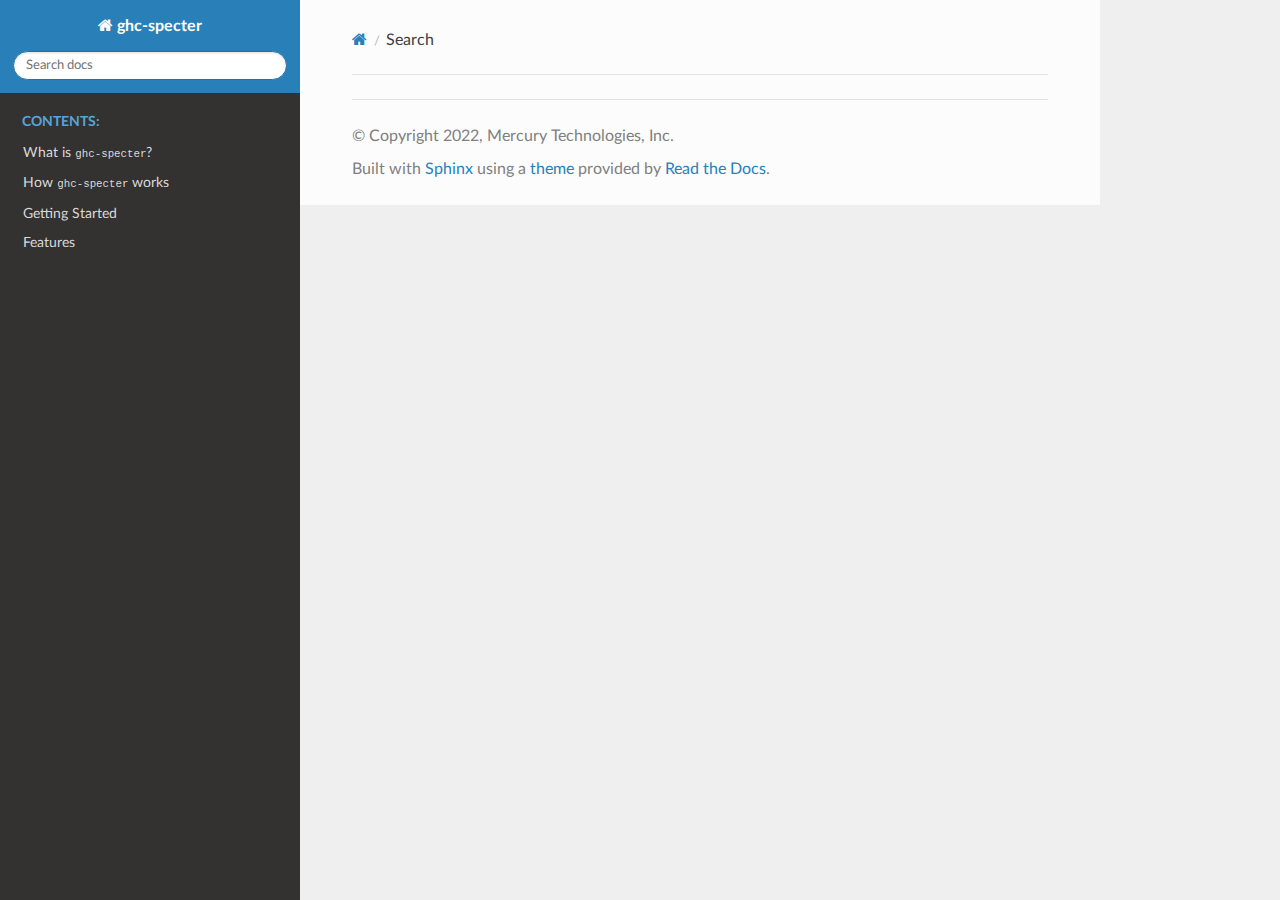
<file: search.html>
<!DOCTYPE html>
<html class="writer-html5" lang="en" >
<head>
  <meta charset="utf-8" />
  <meta name="viewport" content="width=device-width, initial-scale=1.0" />
  <title>Search &mdash; ghc-specter 1.0.0.0 documentation</title>
      <link rel="stylesheet" href="_static/pygments.css" type="text/css" />
      <link rel="stylesheet" href="_static/css/theme.css" type="text/css" />
    
  <!--[if lt IE 9]>
    <script src="_static/js/html5shiv.min.js"></script>
  <![endif]-->
  
        <script src="_static/jquery.js?v=5d32c60e"></script>
        <script src="_static/_sphinx_javascript_frameworks_compat.js?v=2cd50e6c"></script>
        <script src="_static/documentation_options.js?v=2ab8bd80"></script>
        <script src="_static/doctools.js?v=888ff710"></script>
        <script src="_static/sphinx_highlight.js?v=dc90522c"></script>
    <script src="_static/js/theme.js"></script>
    <script src="_static/searchtools.js"></script>
    <script src="_static/language_data.js"></script>
    <link rel="index" title="Index" href="genindex.html" />
    <link rel="search" title="Search" href="#" /> 
</head>

<body class="wy-body-for-nav"> 
  <div class="wy-grid-for-nav">
    <nav data-toggle="wy-nav-shift" class="wy-nav-side">
      <div class="wy-side-scroll">
        <div class="wy-side-nav-search" >

          
          
          <a href="index.html" class="icon icon-home">
            ghc-specter
          </a>
<div role="search">
  <form id="rtd-search-form" class="wy-form" action="#" method="get">
    <input type="text" name="q" placeholder="Search docs" aria-label="Search docs" />
    <input type="hidden" name="check_keywords" value="yes" />
    <input type="hidden" name="area" value="default" />
  </form>
</div>
        </div><div class="wy-menu wy-menu-vertical" data-spy="affix" role="navigation" aria-label="Navigation menu">
              <p class="caption" role="heading"><span class="caption-text">Contents:</span></p>
<ul>
<li class="toctree-l1"><a class="reference internal" href="what-is-it.html">What is <code class="docutils literal notranslate"><span class="pre">ghc-specter</span></code>?</a></li>
<li class="toctree-l1"><a class="reference internal" href="how-it-works.html">How <code class="docutils literal notranslate"><span class="pre">ghc-specter</span></code> works</a></li>
<li class="toctree-l1"><a class="reference internal" href="getting-started.html">Getting Started</a></li>
<li class="toctree-l1"><a class="reference internal" href="features.html">Features</a></li>
</ul>

        </div>
      </div>
    </nav>

    <section data-toggle="wy-nav-shift" class="wy-nav-content-wrap"><nav class="wy-nav-top" aria-label="Mobile navigation menu" >
          <i data-toggle="wy-nav-top" class="fa fa-bars"></i>
          <a href="index.html">ghc-specter</a>
      </nav>

      <div class="wy-nav-content">
        <div class="rst-content">
          <div role="navigation" aria-label="Page navigation">
  <ul class="wy-breadcrumbs">
      <li><a href="index.html" class="icon icon-home" aria-label="Home"></a></li>
      <li class="breadcrumb-item active">Search</li>
      <li class="wy-breadcrumbs-aside">
      </li>
  </ul>
  <hr/>
</div>
          <div role="main" class="document" itemscope="itemscope" itemtype="http://schema.org/Article">
           <div itemprop="articleBody">
             
  <noscript>
  <div id="fallback" class="admonition warning">
    <p class="last">
      Please activate JavaScript to enable the search functionality.
    </p>
  </div>
  </noscript>

  
  <div id="search-results">
  
  </div>

           </div>
          </div>
          <footer>

  <hr/>

  <div role="contentinfo">
    <p>&#169; Copyright 2022, Mercury Technologies, Inc.</p>
  </div>

  Built with <a href="https://www.sphinx-doc.org/">Sphinx</a> using a
    <a href="https://github.com/readthedocs/sphinx_rtd_theme">theme</a>
    provided by <a href="https://readthedocs.org">Read the Docs</a>.
   

</footer>
        </div>
      </div>
    </section>
  </div>
  <script>
      jQuery(function () {
          SphinxRtdTheme.Navigation.enable(true);
      });
  </script>
  <script>
    jQuery(function() { Search.loadIndex("searchindex.js"); });
  </script>
  
  <script id="searchindexloader"></script>
   


</body>
</html>
</file>
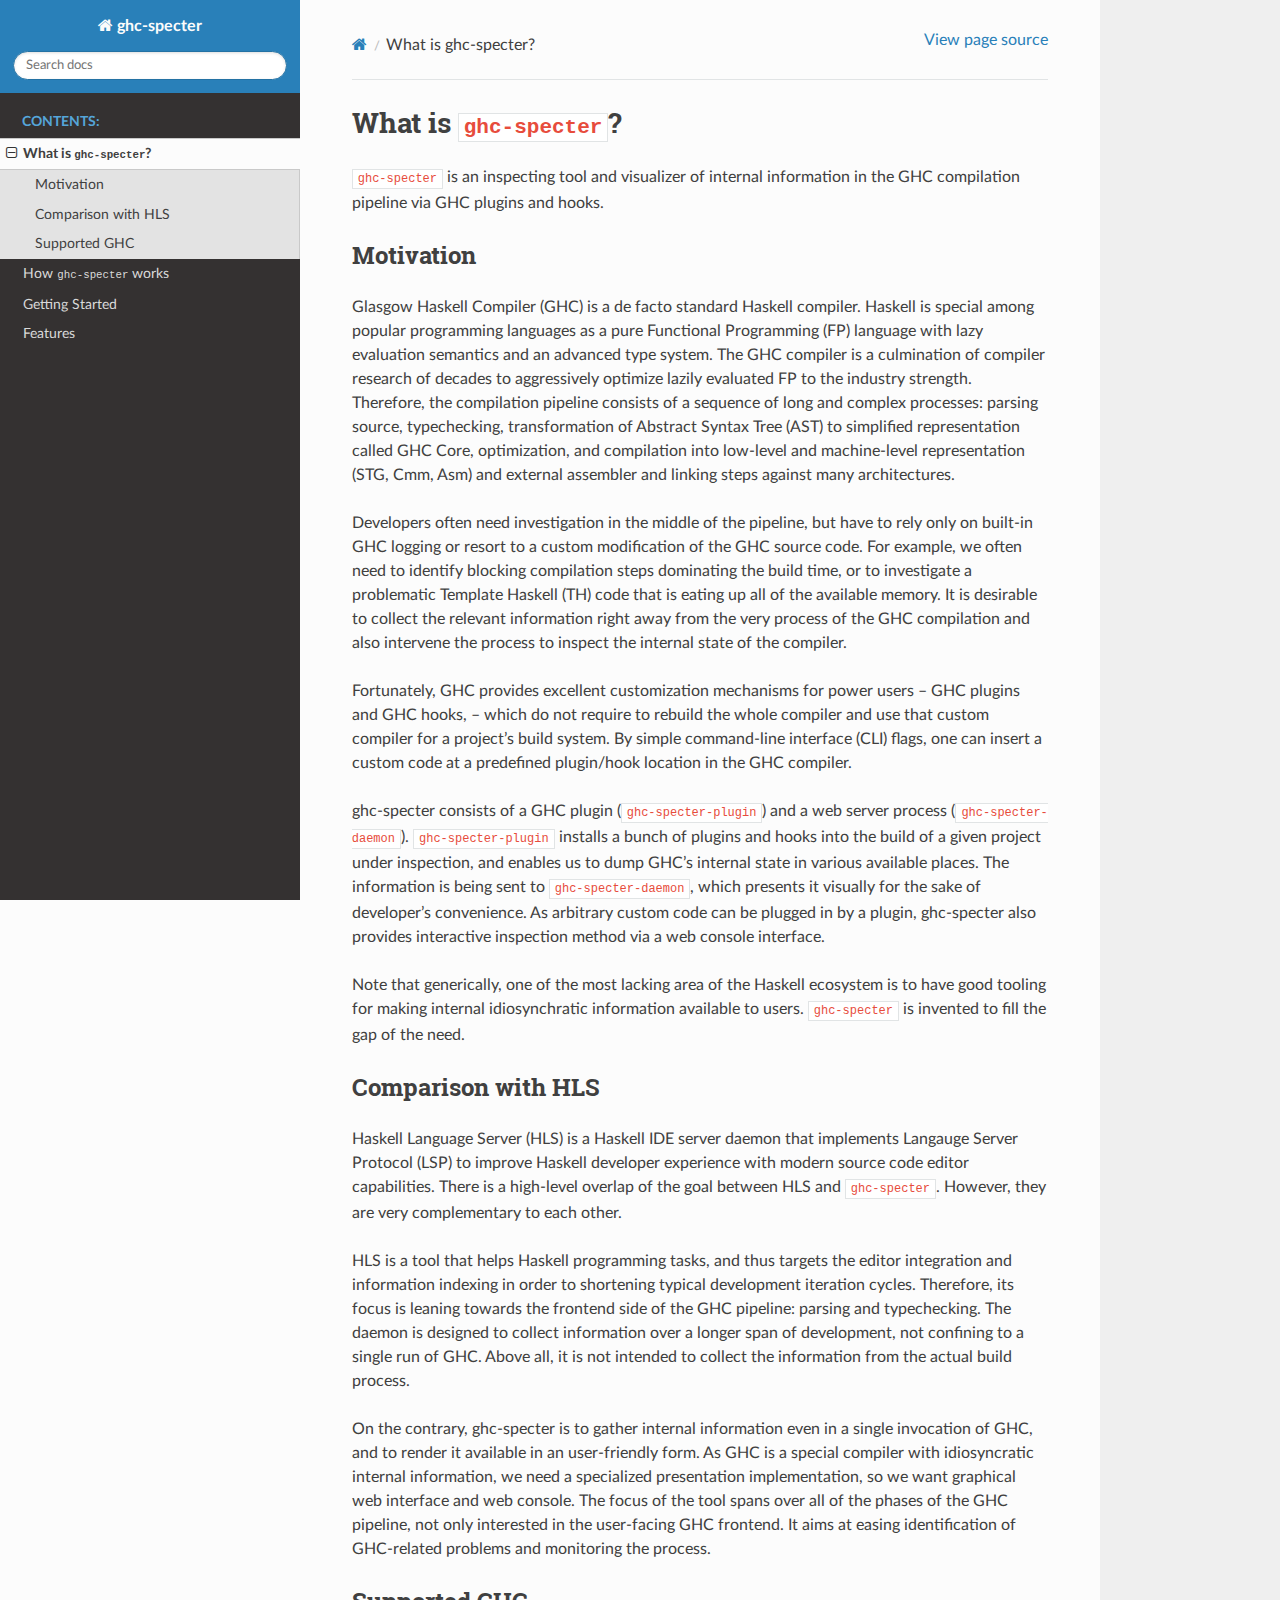
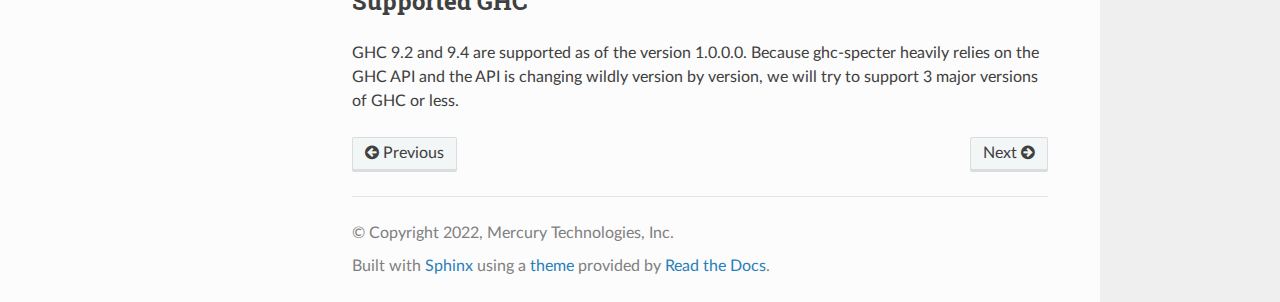
<file: what-is-it.html>
<!DOCTYPE html>
<html class="writer-html5" lang="en" >
<head>
  <meta charset="utf-8" /><meta name="generator" content="Docutils 0.18.1: http://docutils.sourceforge.net/" />

  <meta name="viewport" content="width=device-width, initial-scale=1.0" />
  <title>What is ghc-specter? &mdash; ghc-specter 1.0.0.0 documentation</title>
      <link rel="stylesheet" href="_static/pygments.css" type="text/css" />
      <link rel="stylesheet" href="_static/css/theme.css" type="text/css" />
  <!--[if lt IE 9]>
    <script src="_static/js/html5shiv.min.js"></script>
  <![endif]-->
  
        <script src="_static/jquery.js?v=5d32c60e"></script>
        <script src="_static/_sphinx_javascript_frameworks_compat.js?v=2cd50e6c"></script>
        <script src="_static/documentation_options.js?v=2ab8bd80"></script>
        <script src="_static/doctools.js?v=888ff710"></script>
        <script src="_static/sphinx_highlight.js?v=dc90522c"></script>
    <script src="_static/js/theme.js"></script>
    <link rel="index" title="Index" href="genindex.html" />
    <link rel="search" title="Search" href="search.html" />
    <link rel="next" title="How ghc-specter works" href="how-it-works.html" />
    <link rel="prev" title="ghc-specter User’s guide" href="index.html" /> 
</head>

<body class="wy-body-for-nav"> 
  <div class="wy-grid-for-nav">
    <nav data-toggle="wy-nav-shift" class="wy-nav-side">
      <div class="wy-side-scroll">
        <div class="wy-side-nav-search" >

          
          
          <a href="index.html" class="icon icon-home">
            ghc-specter
          </a>
<div role="search">
  <form id="rtd-search-form" class="wy-form" action="search.html" method="get">
    <input type="text" name="q" placeholder="Search docs" aria-label="Search docs" />
    <input type="hidden" name="check_keywords" value="yes" />
    <input type="hidden" name="area" value="default" />
  </form>
</div>
        </div><div class="wy-menu wy-menu-vertical" data-spy="affix" role="navigation" aria-label="Navigation menu">
              <p class="caption" role="heading"><span class="caption-text">Contents:</span></p>
<ul class="current">
<li class="toctree-l1 current"><a class="current reference internal" href="#">What is <code class="docutils literal notranslate"><span class="pre">ghc-specter</span></code>?</a><ul>
<li class="toctree-l2"><a class="reference internal" href="#motivation">Motivation</a></li>
<li class="toctree-l2"><a class="reference internal" href="#comparison-with-hls">Comparison with HLS</a></li>
<li class="toctree-l2"><a class="reference internal" href="#supported-ghc">Supported GHC</a></li>
</ul>
</li>
<li class="toctree-l1"><a class="reference internal" href="how-it-works.html">How <code class="docutils literal notranslate"><span class="pre">ghc-specter</span></code> works</a></li>
<li class="toctree-l1"><a class="reference internal" href="getting-started.html">Getting Started</a></li>
<li class="toctree-l1"><a class="reference internal" href="features.html">Features</a></li>
</ul>

        </div>
      </div>
    </nav>

    <section data-toggle="wy-nav-shift" class="wy-nav-content-wrap"><nav class="wy-nav-top" aria-label="Mobile navigation menu" >
          <i data-toggle="wy-nav-top" class="fa fa-bars"></i>
          <a href="index.html">ghc-specter</a>
      </nav>

      <div class="wy-nav-content">
        <div class="rst-content">
          <div role="navigation" aria-label="Page navigation">
  <ul class="wy-breadcrumbs">
      <li><a href="index.html" class="icon icon-home" aria-label="Home"></a></li>
      <li class="breadcrumb-item active">What is <code class="docutils literal notranslate"><span class="pre">ghc-specter</span></code>?</li>
      <li class="wy-breadcrumbs-aside">
            <a href="_sources/what-is-it.rst.txt" rel="nofollow"> View page source</a>
      </li>
  </ul>
  <hr/>
</div>
          <div role="main" class="document" itemscope="itemscope" itemtype="http://schema.org/Article">
           <div itemprop="articleBody">
             
  <section id="what-is-ghc-specter">
<h1>What is <code class="docutils literal notranslate"><span class="pre">ghc-specter</span></code>?<a class="headerlink" href="#what-is-ghc-specter" title="Link to this heading"></a></h1>
<p><code class="docutils literal notranslate"><span class="pre">ghc-specter</span></code> is an inspecting tool and visualizer of internal
information in the GHC compilation pipeline via GHC plugins and hooks.</p>
<section id="motivation">
<h2>Motivation<a class="headerlink" href="#motivation" title="Link to this heading"></a></h2>
<p>Glasgow Haskell Compiler (GHC) is a de facto standard Haskell compiler.
Haskell is special among popular programming languages
as a pure Functional Programming (FP) language with lazy evaluation semantics
and an advanced type system.
The GHC compiler is a culmination of compiler research of decades to aggressively
optimize lazily evaluated FP to the industry strength. Therefore, the compilation
pipeline consists of a sequence of long and complex processes:
parsing source, typechecking, transformation of Abstract Syntax Tree (AST) to
simplified representation called GHC Core, optimization, and compilation into
low-level and machine-level representation (STG, Cmm, Asm) and external assembler
and linking steps against many architectures.</p>
<p>Developers often need investigation in the middle of the pipeline, but have to
rely only on built-in GHC logging or resort to a custom modification of the
GHC source code. For example, we often need to identify blocking compilation steps
dominating the build time, or to investigate a problematic Template Haskell (TH)
code that is eating up all of the available memory. It is desirable to collect
the relevant information right away from the very process of the GHC compilation
and also intervene the process to inspect the internal state of the compiler.</p>
<p>Fortunately, GHC provides excellent customization mechanisms for power users
– GHC plugins and GHC hooks, – which do not require to rebuild the whole compiler and use
that custom compiler for a project’s build system.
By simple command-line interface (CLI) flags, one can insert
a custom code at a predefined plugin/hook location in the GHC compiler.</p>
<p>ghc-specter consists of a GHC plugin (<code class="docutils literal notranslate"><span class="pre">ghc-specter-plugin</span></code>) and a web server process
(<code class="docutils literal notranslate"><span class="pre">ghc-specter-daemon</span></code>).
<code class="docutils literal notranslate"><span class="pre">ghc-specter-plugin</span></code> installs a bunch of plugins and hooks into the build of a given
project under inspection, and enables us to dump GHC’s internal state in various
available places. The information is being sent to <code class="docutils literal notranslate"><span class="pre">ghc-specter-daemon</span></code>, which presents
it visually for the sake of developer’s convenience. As arbitrary custom code can be plugged
in by a plugin, ghc-specter also provides interactive inspection method via a web console
interface.</p>
<p>Note that generically, one of the most lacking area of the Haskell ecosystem
is to have good tooling for making internal idiosynchratic information available
to users. <code class="docutils literal notranslate"><span class="pre">ghc-specter</span></code> is invented to fill the gap of the need.</p>
</section>
<section id="comparison-with-hls">
<h2>Comparison with HLS<a class="headerlink" href="#comparison-with-hls" title="Link to this heading"></a></h2>
<p>Haskell Language Server (HLS) is a Haskell IDE server daemon that
implements Langauge Server Protocol (LSP) to improve Haskell developer experience
with modern source code editor capabilities. There is a high-level overlap of the
goal between HLS and <code class="docutils literal notranslate"><span class="pre">ghc-specter</span></code>. However, they are very complementary to each other.</p>
<p>HLS is a tool that helps Haskell programming tasks, and thus targets the editor
integration and information indexing in order to shortening typical development
iteration cycles. Therefore, its focus is leaning towards the frontend side of
the GHC pipeline: parsing and typechecking. The daemon is designed to collect
information over a longer span of development, not confining to a single run of
GHC. Above all, it is not intended to collect the information from the actual
build process.</p>
<p>On the contrary, ghc-specter is to gather internal information even in a single
invocation of GHC, and to render it available in an user-friendly form.
As GHC is a special compiler with idiosyncratic internal information, we need
a specialized presentation implementation, so we want graphical web interface
and web console. The focus of the tool spans over all of the phases of the GHC
pipeline, not only interested in the user-facing GHC frontend.
It aims at easing identification of GHC-related problems and monitoring the
process.</p>
</section>
<section id="supported-ghc">
<h2>Supported GHC<a class="headerlink" href="#supported-ghc" title="Link to this heading"></a></h2>
<p>GHC 9.2 and 9.4 are supported as of the version 1.0.0.0.
Because ghc-specter heavily relies on the GHC API and the API is changing
wildly version by version, we will try to support 3 major versions of GHC or less.</p>
</section>
</section>


           </div>
          </div>
          <footer><div class="rst-footer-buttons" role="navigation" aria-label="Footer">
        <a href="index.html" class="btn btn-neutral float-left" title="ghc-specter User’s guide" accesskey="p" rel="prev"><span class="fa fa-arrow-circle-left" aria-hidden="true"></span> Previous</a>
        <a href="how-it-works.html" class="btn btn-neutral float-right" title="How ghc-specter works" accesskey="n" rel="next">Next <span class="fa fa-arrow-circle-right" aria-hidden="true"></span></a>
    </div>

  <hr/>

  <div role="contentinfo">
    <p>&#169; Copyright 2022, Mercury Technologies, Inc.</p>
  </div>

  Built with <a href="https://www.sphinx-doc.org/">Sphinx</a> using a
    <a href="https://github.com/readthedocs/sphinx_rtd_theme">theme</a>
    provided by <a href="https://readthedocs.org">Read the Docs</a>.
   

</footer>
        </div>
      </div>
    </section>
  </div>
  <script>
      jQuery(function () {
          SphinxRtdTheme.Navigation.enable(true);
      });
  </script> 

</body>
</html>
</file>
<file: _static/pygments.css>
pre { line-height: 125%; }
td.linenos .normal { color: inherit; background-color: transparent; padding-left: 5px; padding-right: 5px; }
span.linenos { color: inherit; background-color: transparent; padding-left: 5px; padding-right: 5px; }
td.linenos .special { color: #000000; background-color: #ffffc0; padding-left: 5px; padding-right: 5px; }
span.linenos.special { color: #000000; background-color: #ffffc0; padding-left: 5px; padding-right: 5px; }
.highlight .hll { background-color: #ffffcc }
.highlight { background: #f8f8f8; }
.highlight .c { color: #3D7B7B; font-style: italic } /* Comment */
.highlight .err { border: 1px solid #FF0000 } /* Error */
.highlight .k { color: #008000; font-weight: bold } /* Keyword */
.highlight .o { color: #666666 } /* Operator */
.highlight .ch { color: #3D7B7B; font-style: italic } /* Comment.Hashbang */
.highlight .cm { color: #3D7B7B; font-style: italic } /* Comment.Multiline */
.highlight .cp { color: #9C6500 } /* Comment.Preproc */
.highlight .cpf { color: #3D7B7B; font-style: italic } /* Comment.PreprocFile */
.highlight .c1 { color: #3D7B7B; font-style: italic } /* Comment.Single */
.highlight .cs { color: #3D7B7B; font-style: italic } /* Comment.Special */
.highlight .gd { color: #A00000 } /* Generic.Deleted */
.highlight .ge { font-style: italic } /* Generic.Emph */
.highlight .ges { font-weight: bold; font-style: italic } /* Generic.EmphStrong */
.highlight .gr { color: #E40000 } /* Generic.Error */
.highlight .gh { color: #000080; font-weight: bold } /* Generic.Heading */
.highlight .gi { color: #008400 } /* Generic.Inserted */
.highlight .go { color: #717171 } /* Generic.Output */
.highlight .gp { color: #000080; font-weight: bold } /* Generic.Prompt */
.highlight .gs { font-weight: bold } /* Generic.Strong */
.highlight .gu { color: #800080; font-weight: bold } /* Generic.Subheading */
.highlight .gt { color: #0044DD } /* Generic.Traceback */
.highlight .kc { color: #008000; font-weight: bold } /* Keyword.Constant */
.highlight .kd { color: #008000; font-weight: bold } /* Keyword.Declaration */
.highlight .kn { color: #008000; font-weight: bold } /* Keyword.Namespace */
.highlight .kp { color: #008000 } /* Keyword.Pseudo */
.highlight .kr { color: #008000; font-weight: bold } /* Keyword.Reserved */
.highlight .kt { color: #B00040 } /* Keyword.Type */
.highlight .m { color: #666666 } /* Literal.Number */
.highlight .s { color: #BA2121 } /* Literal.String */
.highlight .na { color: #687822 } /* Name.Attribute */
.highlight .nb { color: #008000 } /* Name.Builtin */
.highlight .nc { color: #0000FF; font-weight: bold } /* Name.Class */
.highlight .no { color: #880000 } /* Name.Constant */
.highlight .nd { color: #AA22FF } /* Name.Decorator */
.highlight .ni { color: #717171; font-weight: bold } /* Name.Entity */
.highlight .ne { color: #CB3F38; font-weight: bold } /* Name.Exception */
.highlight .nf { color: #0000FF } /* Name.Function */
.highlight .nl { color: #767600 } /* Name.Label */
.highlight .nn { color: #0000FF; font-weight: bold } /* Name.Namespace */
.highlight .nt { color: #008000; font-weight: bold } /* Name.Tag */
.highlight .nv { color: #19177C } /* Name.Variable */
.highlight .ow { color: #AA22FF; font-weight: bold } /* Operator.Word */
.highlight .w { color: #bbbbbb } /* Text.Whitespace */
.highlight .mb { color: #666666 } /* Literal.Number.Bin */
.highlight .mf { color: #666666 } /* Literal.Number.Float */
.highlight .mh { color: #666666 } /* Literal.Number.Hex */
.highlight .mi { color: #666666 } /* Literal.Number.Integer */
.highlight .mo { color: #666666 } /* Literal.Number.Oct */
.highlight .sa { color: #BA2121 } /* Literal.String.Affix */
.highlight .sb { color: #BA2121 } /* Literal.String.Backtick */
.highlight .sc { color: #BA2121 } /* Literal.String.Char */
.highlight .dl { color: #BA2121 } /* Literal.String.Delimiter */
.highlight .sd { color: #BA2121; font-style: italic } /* Literal.String.Doc */
.highlight .s2 { color: #BA2121 } /* Literal.String.Double */
.highlight .se { color: #AA5D1F; font-weight: bold } /* Literal.String.Escape */
.highlight .sh { color: #BA2121 } /* Literal.String.Heredoc */
.highlight .si { color: #A45A77; font-weight: bold } /* Literal.String.Interpol */
.highlight .sx { color: #008000 } /* Literal.String.Other */
.highlight .sr { color: #A45A77 } /* Literal.String.Regex */
.highlight .s1 { color: #BA2121 } /* Literal.String.Single */
.highlight .ss { color: #19177C } /* Literal.String.Symbol */
.highlight .bp { color: #008000 } /* Name.Builtin.Pseudo */
.highlight .fm { color: #0000FF } /* Name.Function.Magic */
.highlight .vc { color: #19177C } /* Name.Variable.Class */
.highlight .vg { color: #19177C } /* Name.Variable.Global */
.highlight .vi { color: #19177C } /* Name.Variable.Instance */
.highlight .vm { color: #19177C } /* Name.Variable.Magic */
.highlight .il { color: #666666 } /* Literal.Number.Integer.Long */
</file>
<file: _static/css/theme.css>
html{box-sizing:border-box}*,:after,:before{box-sizing:inherit}article,aside,details,figcaption,figure,footer,header,hgroup,nav,section{display:block}audio,canvas,video{display:inline-block;*display:inline;*zoom:1}[hidden],audio:not([controls]){display:none}*{-webkit-box-sizing:border-box;-moz-box-sizing:border-box;box-sizing:border-box}html{font-size:100%;-webkit-text-size-adjust:100%;-ms-text-size-adjust:100%}body{margin:0}a:active,a:hover{outline:0}abbr[title]{border-bottom:1px dotted}b,strong{font-weight:700}blockquote{margin:0}dfn{font-style:italic}ins{background:#ff9;text-decoration:none}ins,mark{color:#000}mark{background:#ff0;font-style:italic;font-weight:700}.rst-content code,.rst-content tt,code,kbd,pre,samp{font-family:monospace,serif;_font-family:courier new,monospace;font-size:1em}pre{white-space:pre}q{quotes:none}q:after,q:before{content:"";content:none}small{font-size:85%}sub,sup{font-size:75%;line-height:0;position:relative;vertical-align:baseline}sup{top:-.5em}sub{bottom:-.25em}dl,ol,ul{margin:0;padding:0;list-style:none;list-style-image:none}li{list-style:none}dd{margin:0}img{border:0;-ms-interpolation-mode:bicubic;vertical-align:middle;max-width:100%}svg:not(:root){overflow:hidden}figure,form{margin:0}label{cursor:pointer}button,input,select,textarea{font-size:100%;margin:0;vertical-align:baseline;*vertical-align:middle}button,input{line-height:normal}button,input[type=button],input[type=reset],input[type=submit]{cursor:pointer;-webkit-appearance:button;*overflow:visible}button[disabled],input[disabled]{cursor:default}input[type=search]{-webkit-appearance:textfield;-moz-box-sizing:content-box;-webkit-box-sizing:content-box;box-sizing:content-box}textarea{resize:vertical}table{border-collapse:collapse;border-spacing:0}td{vertical-align:top}.chromeframe{margin:.2em 0;background:#ccc;color:#000;padding:.2em 0}.ir{display:block;border:0;text-indent:-999em;overflow:hidden;background-color:transparent;background-repeat:no-repeat;text-align:left;direction:ltr;*line-height:0}.ir br{display:none}.hidden{display:none!important;visibility:hidden}.visuallyhidden{border:0;clip:rect(0 0 0 0);height:1px;margin:-1px;overflow:hidden;padding:0;position:absolute;width:1px}.visuallyhidden.focusable:active,.visuallyhidden.focusable:focus{clip:auto;height:auto;margin:0;overflow:visible;position:static;width:auto}.invisible{visibility:hidden}.relative{position:relative}big,small{font-size:100%}@media print{body,html,section{background:none!important}*{box-shadow:none!important;text-shadow:none!important;filter:none!important;-ms-filter:none!important}a,a:visited{text-decoration:underline}.ir a:after,a[href^="#"]:after,a[href^="javascript:"]:after{content:""}blockquote,pre{page-break-inside:avoid}thead{display:table-header-group}img,tr{page-break-inside:avoid}img{max-width:100%!important}@page{margin:.5cm}.rst-content .toctree-wrapper>p.caption,h2,h3,p{orphans:3;widows:3}.rst-content .toctree-wrapper>p.caption,h2,h3{page-break-after:avoid}}.btn,.fa:before,.icon:before,.rst-content .admonition,.rst-content .admonition-title:before,.rst-content .admonition-todo,.rst-content .attention,.rst-content .caution,.rst-content .code-block-caption .headerlink:before,.rst-content .danger,.rst-content .eqno .headerlink:before,.rst-content .error,.rst-content .hint,.rst-content .important,.rst-content .note,.rst-content .seealso,.rst-content .tip,.rst-content .warning,.rst-content code.download span:first-child:before,.rst-content dl dt .headerlink:before,.rst-content h1 .headerlink:before,.rst-content h2 .headerlink:before,.rst-content h3 .headerlink:before,.rst-content h4 .headerlink:before,.rst-content h5 .headerlink:before,.rst-content h6 .headerlink:before,.rst-content p.caption .headerlink:before,.rst-content p .headerlink:before,.rst-content table>caption .headerlink:before,.rst-content tt.download span:first-child:before,.wy-alert,.wy-dropdown .caret:before,.wy-inline-validate.wy-inline-validate-danger .wy-input-context:before,.wy-inline-validate.wy-inline-validate-info .wy-input-context:before,.wy-inline-validate.wy-inline-validate-success .wy-input-context:before,.wy-inline-validate.wy-inline-validate-warning .wy-input-context:before,.wy-menu-vertical li.current>a button.toctree-expand:before,.wy-menu-vertical li.on a button.toctree-expand:before,.wy-menu-vertical li button.toctree-expand:before,input[type=color],input[type=date],input[type=datetime-local],input[type=datetime],input[type=email],input[type=month],input[type=number],input[type=password],input[type=search],input[type=tel],input[type=text],input[type=time],input[type=url],input[type=week],select,textarea{-webkit-font-smoothing:antialiased}.clearfix{*zoom:1}.clearfix:after,.clearfix:before{display:table;content:""}.clearfix:after{clear:both}/*!
 *  Font Awesome 4.7.0 by @davegandy - http://fontawesome.io - @fontawesome
 *  License - http://fontawesome.io/license (Font: SIL OFL 1.1, CSS: MIT License)
 */@font-face{font-family:FontAwesome;src:url(fonts/fontawesome-webfont.eot?674f50d287a8c48dc19ba404d20fe713);src:url(fonts/fontawesome-webfont.eot?674f50d287a8c48dc19ba404d20fe713?#iefix&v=4.7.0) format("embedded-opentype"),url(fonts/fontawesome-webfont.woff2?af7ae505a9eed503f8b8e6982036873e) format("woff2"),url(fonts/fontawesome-webfont.woff?fee66e712a8a08eef5805a46892932ad) format("woff"),url(fonts/fontawesome-webfont.ttf?b06871f281fee6b241d60582ae9369b9) format("truetype"),url(fonts/fontawesome-webfont.svg?912ec66d7572ff821749319396470bde#fontawesomeregular) format("svg");font-weight:400;font-style:normal}.fa,.icon,.rst-content .admonition-title,.rst-content .code-block-caption .headerlink,.rst-content .eqno .headerlink,.rst-content code.download span:first-child,.rst-content dl dt .headerlink,.rst-content h1 .headerlink,.rst-content h2 .headerlink,.rst-content h3 .headerlink,.rst-content h4 .headerlink,.rst-content h5 .headerlink,.rst-content h6 .headerlink,.rst-content p.caption .headerlink,.rst-content p .headerlink,.rst-content table>caption .headerlink,.rst-content tt.download span:first-child,.wy-menu-vertical li.current>a button.toctree-expand,.wy-menu-vertical li.on a button.toctree-expand,.wy-menu-vertical li button.toctree-expand{display:inline-block;font:normal normal normal 14px/1 FontAwesome;font-size:inherit;text-rendering:auto;-webkit-font-smoothing:antialiased;-moz-osx-font-smoothing:grayscale}.fa-lg{font-size:1.33333em;line-height:.75em;vertical-align:-15%}.fa-2x{font-size:2em}.fa-3x{font-size:3em}.fa-4x{font-size:4em}.fa-5x{font-size:5em}.fa-fw{width:1.28571em;text-align:center}.fa-ul{padding-left:0;margin-left:2.14286em;list-style-type:none}.fa-ul>li{position:relative}.fa-li{position:absolute;left:-2.14286em;width:2.14286em;top:.14286em;text-align:center}.fa-li.fa-lg{left:-1.85714em}.fa-border{padding:.2em .25em .15em;border:.08em solid #eee;border-radius:.1em}.fa-pull-left{float:left}.fa-pull-right{float:right}.fa-pull-left.icon,.fa.fa-pull-left,.rst-content .code-block-caption .fa-pull-left.headerlink,.rst-content .eqno .fa-pull-left.headerlink,.rst-content .fa-pull-left.admonition-title,.rst-content code.download span.fa-pull-left:first-child,.rst-content dl dt .fa-pull-left.headerlink,.rst-content h1 .fa-pull-left.headerlink,.rst-content h2 .fa-pull-left.headerlink,.rst-content h3 .fa-pull-left.headerlink,.rst-content h4 .fa-pull-left.headerlink,.rst-content h5 .fa-pull-left.headerlink,.rst-content h6 .fa-pull-left.headerlink,.rst-content p .fa-pull-left.headerlink,.rst-content table>caption .fa-pull-left.headerlink,.rst-content tt.download span.fa-pull-left:first-child,.wy-menu-vertical li.current>a button.fa-pull-left.toctree-expand,.wy-menu-vertical li.on a button.fa-pull-left.toctree-expand,.wy-menu-vertical li button.fa-pull-left.toctree-expand{margin-right:.3em}.fa-pull-right.icon,.fa.fa-pull-right,.rst-content .code-block-caption .fa-pull-right.headerlink,.rst-content .eqno .fa-pull-right.headerlink,.rst-content .fa-pull-right.admonition-title,.rst-content code.download span.fa-pull-right:first-child,.rst-content dl dt .fa-pull-right.headerlink,.rst-content h1 .fa-pull-right.headerlink,.rst-content h2 .fa-pull-right.headerlink,.rst-content h3 .fa-pull-right.headerlink,.rst-content h4 .fa-pull-right.headerlink,.rst-content h5 .fa-pull-right.headerlink,.rst-content h6 .fa-pull-right.headerlink,.rst-content p .fa-pull-right.headerlink,.rst-content table>caption .fa-pull-right.headerlink,.rst-content tt.download span.fa-pull-right:first-child,.wy-menu-vertical li.current>a button.fa-pull-right.toctree-expand,.wy-menu-vertical li.on a button.fa-pull-right.toctree-expand,.wy-menu-vertical li button.fa-pull-right.toctree-expand{margin-left:.3em}.pull-right{float:right}.pull-left{float:left}.fa.pull-left,.pull-left.icon,.rst-content .code-block-caption .pull-left.headerlink,.rst-content .eqno .pull-left.headerlink,.rst-content .pull-left.admonition-title,.rst-content code.download span.pull-left:first-child,.rst-content dl dt .pull-left.headerlink,.rst-content h1 .pull-left.headerlink,.rst-content h2 .pull-left.headerlink,.rst-content h3 .pull-left.headerlink,.rst-content h4 .pull-left.headerlink,.rst-content h5 .pull-left.headerlink,.rst-content h6 .pull-left.headerlink,.rst-content p .pull-left.headerlink,.rst-content table>caption .pull-left.headerlink,.rst-content tt.download span.pull-left:first-child,.wy-menu-vertical li.current>a button.pull-left.toctree-expand,.wy-menu-vertical li.on a button.pull-left.toctree-expand,.wy-menu-vertical li button.pull-left.toctree-expand{margin-right:.3em}.fa.pull-right,.pull-right.icon,.rst-content .code-block-caption .pull-right.headerlink,.rst-content .eqno .pull-right.headerlink,.rst-content .pull-right.admonition-title,.rst-content code.download span.pull-right:first-child,.rst-content dl dt .pull-right.headerlink,.rst-content h1 .pull-right.headerlink,.rst-content h2 .pull-right.headerlink,.rst-content h3 .pull-right.headerlink,.rst-content h4 .pull-right.headerlink,.rst-content h5 .pull-right.headerlink,.rst-content h6 .pull-right.headerlink,.rst-content p .pull-right.headerlink,.rst-content table>caption .pull-right.headerlink,.rst-content tt.download span.pull-right:first-child,.wy-menu-vertical li.current>a button.pull-right.toctree-expand,.wy-menu-vertical li.on a button.pull-right.toctree-expand,.wy-menu-vertical li button.pull-right.toctree-expand{margin-left:.3em}.fa-spin{-webkit-animation:fa-spin 2s linear infinite;animation:fa-spin 2s linear infinite}.fa-pulse{-webkit-animation:fa-spin 1s steps(8) infinite;animation:fa-spin 1s steps(8) infinite}@-webkit-keyframes fa-spin{0%{-webkit-transform:rotate(0deg);transform:rotate(0deg)}to{-webkit-transform:rotate(359deg);transform:rotate(359deg)}}@keyframes fa-spin{0%{-webkit-transform:rotate(0deg);transform:rotate(0deg)}to{-webkit-transform:rotate(359deg);transform:rotate(359deg)}}.fa-rotate-90{-ms-filter:"progid:DXImageTransform.Microsoft.BasicImage(rotation=1)";-webkit-transform:rotate(90deg);-ms-transform:rotate(90deg);transform:rotate(90deg)}.fa-rotate-180{-ms-filter:"progid:DXImageTransform.Microsoft.BasicImage(rotation=2)";-webkit-transform:rotate(180deg);-ms-transform:rotate(180deg);transform:rotate(180deg)}.fa-rotate-270{-ms-filter:"progid:DXImageTransform.Microsoft.BasicImage(rotation=3)";-webkit-transform:rotate(270deg);-ms-transform:rotate(270deg);transform:rotate(270deg)}.fa-flip-horizontal{-ms-filter:"progid:DXImageTransform.Microsoft.BasicImage(rotation=0, mirror=1)";-webkit-transform:scaleX(-1);-ms-transform:scaleX(-1);transform:scaleX(-1)}.fa-flip-vertical{-ms-filter:"progid:DXImageTransform.Microsoft.BasicImage(rotation=2, mirror=1)";-webkit-transform:scaleY(-1);-ms-transform:scaleY(-1);transform:scaleY(-1)}:root .fa-flip-horizontal,:root .fa-flip-vertical,:root .fa-rotate-90,:root .fa-rotate-180,:root .fa-rotate-270{filter:none}.fa-stack{position:relative;display:inline-block;width:2em;height:2em;line-height:2em;vertical-align:middle}.fa-stack-1x,.fa-stack-2x{position:absolute;left:0;width:100%;text-align:center}.fa-stack-1x{line-height:inherit}.fa-stack-2x{font-size:2em}.fa-inverse{color:#fff}.fa-glass:before{content:""}.fa-music:before{content:""}.fa-search:before,.icon-search:before{content:""}.fa-envelope-o:before{content:""}.fa-heart:before{content:""}.fa-star:before{content:""}.fa-star-o:before{content:""}.fa-user:before{content:""}.fa-film:before{content:""}.fa-th-large:before{content:""}.fa-th:before{content:""}.fa-th-list:before{content:""}.fa-check:before{content:""}.fa-close:before,.fa-remove:before,.fa-times:before{content:""}.fa-search-plus:before{content:""}.fa-search-minus:before{content:""}.fa-power-off:before{content:""}.fa-signal:before{content:""}.fa-cog:before,.fa-gear:before{content:""}.fa-trash-o:before{content:""}.fa-home:before,.icon-home:before{content:""}.fa-file-o:before{content:""}.fa-clock-o:before{content:""}.fa-road:before{content:""}.fa-download:before,.rst-content code.download span:first-child:before,.rst-content tt.download span:first-child:before{content:""}.fa-arrow-circle-o-down:before{content:""}.fa-arrow-circle-o-up:before{content:""}.fa-inbox:before{content:""}.fa-play-circle-o:before{content:""}.fa-repeat:before,.fa-rotate-right:before{content:""}.fa-refresh:before{content:""}.fa-list-alt:before{content:""}.fa-lock:before{content:""}.fa-flag:before{content:""}.fa-headphones:before{content:""}.fa-volume-off:before{content:""}.fa-volume-down:before{content:""}.fa-volume-up:before{content:""}.fa-qrcode:before{content:""}.fa-barcode:before{content:""}.fa-tag:before{content:""}.fa-tags:before{content:""}.fa-book:before,.icon-book:before{content:""}.fa-bookmark:before{content:""}.fa-print:before{content:""}.fa-camera:before{content:""}.fa-font:before{content:""}.fa-bold:before{content:""}.fa-italic:before{content:""}.fa-text-height:before{content:""}.fa-text-width:before{content:""}.fa-align-left:before{content:""}.fa-align-center:before{content:""}.fa-align-right:before{content:""}.fa-align-justify:before{content:""}.fa-list:before{content:""}.fa-dedent:before,.fa-outdent:before{content:""}.fa-indent:before{content:""}.fa-video-camera:before{content:""}.fa-image:before,.fa-photo:before,.fa-picture-o:before{content:""}.fa-pencil:before{content:""}.fa-map-marker:before{content:""}.fa-adjust:before{content:""}.fa-tint:before{content:""}.fa-edit:before,.fa-pencil-square-o:before{content:""}.fa-share-square-o:before{content:""}.fa-check-square-o:before{content:""}.fa-arrows:before{content:""}.fa-step-backward:before{content:""}.fa-fast-backward:before{content:""}.fa-backward:before{content:""}.fa-play:before{content:""}.fa-pause:before{content:""}.fa-stop:before{content:""}.fa-forward:before{content:""}.fa-fast-forward:before{content:""}.fa-step-forward:before{content:""}.fa-eject:before{content:""}.fa-chevron-left:before{content:""}.fa-chevron-right:before{content:""}.fa-plus-circle:before{content:""}.fa-minus-circle:before{content:""}.fa-times-circle:before,.wy-inline-validate.wy-inline-validate-danger .wy-input-context:before{content:""}.fa-check-circle:before,.wy-inline-validate.wy-inline-validate-success .wy-input-context:before{content:""}.fa-question-circle:before{content:""}.fa-info-circle:before{content:""}.fa-crosshairs:before{content:""}.fa-times-circle-o:before{content:""}.fa-check-circle-o:before{content:""}.fa-ban:before{content:""}.fa-arrow-left:before{content:""}.fa-arrow-right:before{content:""}.fa-arrow-up:before{content:""}.fa-arrow-down:before{content:""}.fa-mail-forward:before,.fa-share:before{content:""}.fa-expand:before{content:""}.fa-compress:before{content:""}.fa-plus:before{content:""}.fa-minus:before{content:""}.fa-asterisk:before{content:""}.fa-exclamation-circle:before,.rst-content .admonition-title:before,.wy-inline-validate.wy-inline-validate-info .wy-input-context:before,.wy-inline-validate.wy-inline-validate-warning .wy-input-context:before{content:""}.fa-gift:before{content:""}.fa-leaf:before{content:""}.fa-fire:before,.icon-fire:before{content:""}.fa-eye:before{content:""}.fa-eye-slash:before{content:""}.fa-exclamation-triangle:before,.fa-warning:before{content:""}.fa-plane:before{content:""}.fa-calendar:before{content:""}.fa-random:before{content:""}.fa-comment:before{content:""}.fa-magnet:before{content:""}.fa-chevron-up:before{content:""}.fa-chevron-down:before{content:""}.fa-retweet:before{content:""}.fa-shopping-cart:before{content:""}.fa-folder:before{content:""}.fa-folder-open:before{content:""}.fa-arrows-v:before{content:""}.fa-arrows-h:before{content:""}.fa-bar-chart-o:before,.fa-bar-chart:before{content:""}.fa-twitter-square:before{content:""}.fa-facebook-square:before{content:""}.fa-camera-retro:before{content:""}.fa-key:before{content:""}.fa-cogs:before,.fa-gears:before{content:""}.fa-comments:before{content:""}.fa-thumbs-o-up:before{content:""}.fa-thumbs-o-down:before{content:""}.fa-star-half:before{content:""}.fa-heart-o:before{content:""}.fa-sign-out:before{content:""}.fa-linkedin-square:before{content:""}.fa-thumb-tack:before{content:""}.fa-external-link:before{content:""}.fa-sign-in:before{content:""}.fa-trophy:before{content:""}.fa-github-square:before{content:""}.fa-upload:before{content:""}.fa-lemon-o:before{content:""}.fa-phone:before{content:""}.fa-square-o:before{content:""}.fa-bookmark-o:before{content:""}.fa-phone-square:before{content:""}.fa-twitter:before{content:""}.fa-facebook-f:before,.fa-facebook:before{content:""}.fa-github:before,.icon-github:before{content:""}.fa-unlock:before{content:""}.fa-credit-card:before{content:""}.fa-feed:before,.fa-rss:before{content:""}.fa-hdd-o:before{content:""}.fa-bullhorn:before{content:""}.fa-bell:before{content:""}.fa-certificate:before{content:""}.fa-hand-o-right:before{content:""}.fa-hand-o-left:before{content:""}.fa-hand-o-up:before{content:""}.fa-hand-o-down:before{content:""}.fa-arrow-circle-left:before,.icon-circle-arrow-left:before{content:""}.fa-arrow-circle-right:before,.icon-circle-arrow-right:before{content:""}.fa-arrow-circle-up:before{content:""}.fa-arrow-circle-down:before{content:""}.fa-globe:before{content:""}.fa-wrench:before{content:""}.fa-tasks:before{content:""}.fa-filter:before{content:""}.fa-briefcase:before{content:""}.fa-arrows-alt:before{content:""}.fa-group:before,.fa-users:before{content:""}.fa-chain:before,.fa-link:before,.icon-link:before{content:""}.fa-cloud:before{content:""}.fa-flask:before{content:""}.fa-cut:before,.fa-scissors:before{content:""}.fa-copy:before,.fa-files-o:before{content:""}.fa-paperclip:before{content:""}.fa-floppy-o:before,.fa-save:before{content:""}.fa-square:before{content:""}.fa-bars:before,.fa-navicon:before,.fa-reorder:before{content:""}.fa-list-ul:before{content:""}.fa-list-ol:before{content:""}.fa-strikethrough:before{content:""}.fa-underline:before{content:""}.fa-table:before{content:""}.fa-magic:before{content:""}.fa-truck:before{content:""}.fa-pinterest:before{content:""}.fa-pinterest-square:before{content:""}.fa-google-plus-square:before{content:""}.fa-google-plus:before{content:""}.fa-money:before{content:""}.fa-caret-down:before,.icon-caret-down:before,.wy-dropdown .caret:before{content:""}.fa-caret-up:before{content:""}.fa-caret-left:before{content:""}.fa-caret-right:before{content:""}.fa-columns:before{content:""}.fa-sort:before,.fa-unsorted:before{content:""}.fa-sort-desc:before,.fa-sort-down:before{content:""}.fa-sort-asc:before,.fa-sort-up:before{content:""}.fa-envelope:before{content:""}.fa-linkedin:before{content:""}.fa-rotate-left:before,.fa-undo:before{content:""}.fa-gavel:before,.fa-legal:before{content:""}.fa-dashboard:before,.fa-tachometer:before{content:""}.fa-comment-o:before{content:""}.fa-comments-o:before{content:""}.fa-bolt:before,.fa-flash:before{content:""}.fa-sitemap:before{content:""}.fa-umbrella:before{content:""}.fa-clipboard:before,.fa-paste:before{content:""}.fa-lightbulb-o:before{content:""}.fa-exchange:before{content:""}.fa-cloud-download:before{content:""}.fa-cloud-upload:before{content:""}.fa-user-md:before{content:""}.fa-stethoscope:before{content:""}.fa-suitcase:before{content:""}.fa-bell-o:before{content:""}.fa-coffee:before{content:""}.fa-cutlery:before{content:""}.fa-file-text-o:before{content:""}.fa-building-o:before{content:""}.fa-hospital-o:before{content:""}.fa-ambulance:before{content:""}.fa-medkit:before{content:""}.fa-fighter-jet:before{content:""}.fa-beer:before{content:""}.fa-h-square:before{content:""}.fa-plus-square:before{content:""}.fa-angle-double-left:before{content:""}.fa-angle-double-right:before{content:""}.fa-angle-double-up:before{content:""}.fa-angle-double-down:before{content:""}.fa-angle-left:before{content:""}.fa-angle-right:before{content:""}.fa-angle-up:before{content:""}.fa-angle-down:before{content:""}.fa-desktop:before{content:""}.fa-laptop:before{content:""}.fa-tablet:before{content:""}.fa-mobile-phone:before,.fa-mobile:before{content:""}.fa-circle-o:before{content:""}.fa-quote-left:before{content:""}.fa-quote-right:before{content:""}.fa-spinner:before{content:""}.fa-circle:before{content:""}.fa-mail-reply:before,.fa-reply:before{content:""}.fa-github-alt:before{content:""}.fa-folder-o:before{content:""}.fa-folder-open-o:before{content:""}.fa-smile-o:before{content:""}.fa-frown-o:before{content:""}.fa-meh-o:before{content:""}.fa-gamepad:before{content:""}.fa-keyboard-o:before{content:""}.fa-flag-o:before{content:""}.fa-flag-checkered:before{content:""}.fa-terminal:before{content:""}.fa-code:before{content:""}.fa-mail-reply-all:before,.fa-reply-all:before{content:""}.fa-star-half-empty:before,.fa-star-half-full:before,.fa-star-half-o:before{content:""}.fa-location-arrow:before{content:""}.fa-crop:before{content:""}.fa-code-fork:before{content:""}.fa-chain-broken:before,.fa-unlink:before{content:""}.fa-question:before{content:""}.fa-info:before{content:""}.fa-exclamation:before{content:""}.fa-superscript:before{content:""}.fa-subscript:before{content:""}.fa-eraser:before{content:""}.fa-puzzle-piece:before{content:""}.fa-microphone:before{content:""}.fa-microphone-slash:before{content:""}.fa-shield:before{content:""}.fa-calendar-o:before{content:""}.fa-fire-extinguisher:before{content:""}.fa-rocket:before{content:""}.fa-maxcdn:before{content:""}.fa-chevron-circle-left:before{content:""}.fa-chevron-circle-right:before{content:""}.fa-chevron-circle-up:before{content:""}.fa-chevron-circle-down:before{content:""}.fa-html5:before{content:""}.fa-css3:before{content:""}.fa-anchor:before{content:""}.fa-unlock-alt:before{content:""}.fa-bullseye:before{content:""}.fa-ellipsis-h:before{content:""}.fa-ellipsis-v:before{content:""}.fa-rss-square:before{content:""}.fa-play-circle:before{content:""}.fa-ticket:before{content:""}.fa-minus-square:before{content:""}.fa-minus-square-o:before,.wy-menu-vertical li.current>a button.toctree-expand:before,.wy-menu-vertical li.on a button.toctree-expand:before{content:""}.fa-level-up:before{content:""}.fa-level-down:before{content:""}.fa-check-square:before{content:""}.fa-pencil-square:before{content:""}.fa-external-link-square:before{content:""}.fa-share-square:before{content:""}.fa-compass:before{content:""}.fa-caret-square-o-down:before,.fa-toggle-down:before{content:""}.fa-caret-square-o-up:before,.fa-toggle-up:before{content:""}.fa-caret-square-o-right:before,.fa-toggle-right:before{content:""}.fa-eur:before,.fa-euro:before{content:""}.fa-gbp:before{content:""}.fa-dollar:before,.fa-usd:before{content:""}.fa-inr:before,.fa-rupee:before{content:""}.fa-cny:before,.fa-jpy:before,.fa-rmb:before,.fa-yen:before{content:""}.fa-rouble:before,.fa-rub:before,.fa-ruble:before{content:""}.fa-krw:before,.fa-won:before{content:""}.fa-bitcoin:before,.fa-btc:before{content:""}.fa-file:before{content:""}.fa-file-text:before{content:""}.fa-sort-alpha-asc:before{content:""}.fa-sort-alpha-desc:before{content:""}.fa-sort-amount-asc:before{content:""}.fa-sort-amount-desc:before{content:""}.fa-sort-numeric-asc:before{content:""}.fa-sort-numeric-desc:before{content:""}.fa-thumbs-up:before{content:""}.fa-thumbs-down:before{content:""}.fa-youtube-square:before{content:""}.fa-youtube:before{content:""}.fa-xing:before{content:""}.fa-xing-square:before{content:""}.fa-youtube-play:before{content:""}.fa-dropbox:before{content:""}.fa-stack-overflow:before{content:""}.fa-instagram:before{content:""}.fa-flickr:before{content:""}.fa-adn:before{content:""}.fa-bitbucket:before,.icon-bitbucket:before{content:""}.fa-bitbucket-square:before{content:""}.fa-tumblr:before{content:""}.fa-tumblr-square:before{content:""}.fa-long-arrow-down:before{content:""}.fa-long-arrow-up:before{content:""}.fa-long-arrow-left:before{content:""}.fa-long-arrow-right:before{content:""}.fa-apple:before{content:""}.fa-windows:before{content:""}.fa-android:before{content:""}.fa-linux:before{content:""}.fa-dribbble:before{content:""}.fa-skype:before{content:""}.fa-foursquare:before{content:""}.fa-trello:before{content:""}.fa-female:before{content:""}.fa-male:before{content:""}.fa-gittip:before,.fa-gratipay:before{content:""}.fa-sun-o:before{content:""}.fa-moon-o:before{content:""}.fa-archive:before{content:""}.fa-bug:before{content:""}.fa-vk:before{content:""}.fa-weibo:before{content:""}.fa-renren:before{content:""}.fa-pagelines:before{content:""}.fa-stack-exchange:before{content:""}.fa-arrow-circle-o-right:before{content:""}.fa-arrow-circle-o-left:before{content:""}.fa-caret-square-o-left:before,.fa-toggle-left:before{content:""}.fa-dot-circle-o:before{content:""}.fa-wheelchair:before{content:""}.fa-vimeo-square:before{content:""}.fa-try:before,.fa-turkish-lira:before{content:""}.fa-plus-square-o:before,.wy-menu-vertical li button.toctree-expand:before{content:""}.fa-space-shuttle:before{content:""}.fa-slack:before{content:""}.fa-envelope-square:before{content:""}.fa-wordpress:before{content:""}.fa-openid:before{content:""}.fa-bank:before,.fa-institution:before,.fa-university:before{content:""}.fa-graduation-cap:before,.fa-mortar-board:before{content:""}.fa-yahoo:before{content:""}.fa-google:before{content:""}.fa-reddit:before{content:""}.fa-reddit-square:before{content:""}.fa-stumbleupon-circle:before{content:""}.fa-stumbleupon:before{content:""}.fa-delicious:before{content:""}.fa-digg:before{content:""}.fa-pied-piper-pp:before{content:""}.fa-pied-piper-alt:before{content:""}.fa-drupal:before{content:""}.fa-joomla:before{content:""}.fa-language:before{content:""}.fa-fax:before{content:""}.fa-building:before{content:""}.fa-child:before{content:""}.fa-paw:before{content:""}.fa-spoon:before{content:""}.fa-cube:before{content:""}.fa-cubes:before{content:""}.fa-behance:before{content:""}.fa-behance-square:before{content:""}.fa-steam:before{content:""}.fa-steam-square:before{content:""}.fa-recycle:before{content:""}.fa-automobile:before,.fa-car:before{content:""}.fa-cab:before,.fa-taxi:before{content:""}.fa-tree:before{content:""}.fa-spotify:before{content:""}.fa-deviantart:before{content:""}.fa-soundcloud:before{content:""}.fa-database:before{content:""}.fa-file-pdf-o:before{content:""}.fa-file-word-o:before{content:""}.fa-file-excel-o:before{content:""}.fa-file-powerpoint-o:before{content:""}.fa-file-image-o:before,.fa-file-photo-o:before,.fa-file-picture-o:before{content:""}.fa-file-archive-o:before,.fa-file-zip-o:before{content:""}.fa-file-audio-o:before,.fa-file-sound-o:before{content:""}.fa-file-movie-o:before,.fa-file-video-o:before{content:""}.fa-file-code-o:before{content:""}.fa-vine:before{content:""}.fa-codepen:before{content:""}.fa-jsfiddle:before{content:""}.fa-life-bouy:before,.fa-life-buoy:before,.fa-life-ring:before,.fa-life-saver:before,.fa-support:before{content:""}.fa-circle-o-notch:before{content:""}.fa-ra:before,.fa-rebel:before,.fa-resistance:before{content:""}.fa-empire:before,.fa-ge:before{content:""}.fa-git-square:before{content:""}.fa-git:before{content:""}.fa-hacker-news:before,.fa-y-combinator-square:before,.fa-yc-square:before{content:""}.fa-tencent-weibo:before{content:""}.fa-qq:before{content:""}.fa-wechat:before,.fa-weixin:before{content:""}.fa-paper-plane:before,.fa-send:before{content:""}.fa-paper-plane-o:before,.fa-send-o:before{content:""}.fa-history:before{content:""}.fa-circle-thin:before{content:""}.fa-header:before{content:""}.fa-paragraph:before{content:""}.fa-sliders:before{content:""}.fa-share-alt:before{content:""}.fa-share-alt-square:before{content:""}.fa-bomb:before{content:""}.fa-futbol-o:before,.fa-soccer-ball-o:before{content:""}.fa-tty:before{content:""}.fa-binoculars:before{content:""}.fa-plug:before{content:""}.fa-slideshare:before{content:""}.fa-twitch:before{content:""}.fa-yelp:before{content:""}.fa-newspaper-o:before{content:""}.fa-wifi:before{content:""}.fa-calculator:before{content:""}.fa-paypal:before{content:""}.fa-google-wallet:before{content:""}.fa-cc-visa:before{content:""}.fa-cc-mastercard:before{content:""}.fa-cc-discover:before{content:""}.fa-cc-amex:before{content:""}.fa-cc-paypal:before{content:""}.fa-cc-stripe:before{content:""}.fa-bell-slash:before{content:""}.fa-bell-slash-o:before{content:""}.fa-trash:before{content:""}.fa-copyright:before{content:""}.fa-at:before{content:""}.fa-eyedropper:before{content:""}.fa-paint-brush:before{content:""}.fa-birthday-cake:before{content:""}.fa-area-chart:before{content:""}.fa-pie-chart:before{content:""}.fa-line-chart:before{content:""}.fa-lastfm:before{content:""}.fa-lastfm-square:before{content:""}.fa-toggle-off:before{content:""}.fa-toggle-on:before{content:""}.fa-bicycle:before{content:""}.fa-bus:before{content:""}.fa-ioxhost:before{content:""}.fa-angellist:before{content:""}.fa-cc:before{content:""}.fa-ils:before,.fa-shekel:before,.fa-sheqel:before{content:""}.fa-meanpath:before{content:""}.fa-buysellads:before{content:""}.fa-connectdevelop:before{content:""}.fa-dashcube:before{content:""}.fa-forumbee:before{content:""}.fa-leanpub:before{content:""}.fa-sellsy:before{content:""}.fa-shirtsinbulk:before{content:""}.fa-simplybuilt:before{content:""}.fa-skyatlas:before{content:""}.fa-cart-plus:before{content:""}.fa-cart-arrow-down:before{content:""}.fa-diamond:before{content:""}.fa-ship:before{content:""}.fa-user-secret:before{content:""}.fa-motorcycle:before{content:""}.fa-street-view:before{content:""}.fa-heartbeat:before{content:""}.fa-venus:before{content:""}.fa-mars:before{content:""}.fa-mercury:before{content:""}.fa-intersex:before,.fa-transgender:before{content:""}.fa-transgender-alt:before{content:""}.fa-venus-double:before{content:""}.fa-mars-double:before{content:""}.fa-venus-mars:before{content:""}.fa-mars-stroke:before{content:""}.fa-mars-stroke-v:before{content:""}.fa-mars-stroke-h:before{content:""}.fa-neuter:before{content:""}.fa-genderless:before{content:""}.fa-facebook-official:before{content:""}.fa-pinterest-p:before{content:""}.fa-whatsapp:before{content:""}.fa-server:before{content:""}.fa-user-plus:before{content:""}.fa-user-times:before{content:""}.fa-bed:before,.fa-hotel:before{content:""}.fa-viacoin:before{content:""}.fa-train:before{content:""}.fa-subway:before{content:""}.fa-medium:before{content:""}.fa-y-combinator:before,.fa-yc:before{content:""}.fa-optin-monster:before{content:""}.fa-opencart:before{content:""}.fa-expeditedssl:before{content:""}.fa-battery-4:before,.fa-battery-full:before,.fa-battery:before{content:""}.fa-battery-3:before,.fa-battery-three-quarters:before{content:""}.fa-battery-2:before,.fa-battery-half:before{content:""}.fa-battery-1:before,.fa-battery-quarter:before{content:""}.fa-battery-0:before,.fa-battery-empty:before{content:""}.fa-mouse-pointer:before{content:""}.fa-i-cursor:before{content:""}.fa-object-group:before{content:""}.fa-object-ungroup:before{content:""}.fa-sticky-note:before{content:""}.fa-sticky-note-o:before{content:""}.fa-cc-jcb:before{content:""}.fa-cc-diners-club:before{content:""}.fa-clone:before{content:""}.fa-balance-scale:before{content:""}.fa-hourglass-o:before{content:""}.fa-hourglass-1:before,.fa-hourglass-start:before{content:""}.fa-hourglass-2:before,.fa-hourglass-half:before{content:""}.fa-hourglass-3:before,.fa-hourglass-end:before{content:""}.fa-hourglass:before{content:""}.fa-hand-grab-o:before,.fa-hand-rock-o:before{content:""}.fa-hand-paper-o:before,.fa-hand-stop-o:before{content:""}.fa-hand-scissors-o:before{content:""}.fa-hand-lizard-o:before{content:""}.fa-hand-spock-o:before{content:""}.fa-hand-pointer-o:before{content:""}.fa-hand-peace-o:before{content:""}.fa-trademark:before{content:""}.fa-registered:before{content:""}.fa-creative-commons:before{content:""}.fa-gg:before{content:""}.fa-gg-circle:before{content:""}.fa-tripadvisor:before{content:""}.fa-odnoklassniki:before{content:""}.fa-odnoklassniki-square:before{content:""}.fa-get-pocket:before{content:""}.fa-wikipedia-w:before{content:""}.fa-safari:before{content:""}.fa-chrome:before{content:""}.fa-firefox:before{content:""}.fa-opera:before{content:""}.fa-internet-explorer:before{content:""}.fa-television:before,.fa-tv:before{content:""}.fa-contao:before{content:""}.fa-500px:before{content:""}.fa-amazon:before{content:""}.fa-calendar-plus-o:before{content:""}.fa-calendar-minus-o:before{content:""}.fa-calendar-times-o:before{content:""}.fa-calendar-check-o:before{content:""}.fa-industry:before{content:""}.fa-map-pin:before{content:""}.fa-map-signs:before{content:""}.fa-map-o:before{content:""}.fa-map:before{content:""}.fa-commenting:before{content:""}.fa-commenting-o:before{content:""}.fa-houzz:before{content:""}.fa-vimeo:before{content:""}.fa-black-tie:before{content:""}.fa-fonticons:before{content:""}.fa-reddit-alien:before{content:""}.fa-edge:before{content:""}.fa-credit-card-alt:before{content:""}.fa-codiepie:before{content:""}.fa-modx:before{content:""}.fa-fort-awesome:before{content:""}.fa-usb:before{content:""}.fa-product-hunt:before{content:""}.fa-mixcloud:before{content:""}.fa-scribd:before{content:""}.fa-pause-circle:before{content:""}.fa-pause-circle-o:before{content:""}.fa-stop-circle:before{content:""}.fa-stop-circle-o:before{content:""}.fa-shopping-bag:before{content:""}.fa-shopping-basket:before{content:""}.fa-hashtag:before{content:""}.fa-bluetooth:before{content:""}.fa-bluetooth-b:before{content:""}.fa-percent:before{content:""}.fa-gitlab:before,.icon-gitlab:before{content:""}.fa-wpbeginner:before{content:""}.fa-wpforms:before{content:""}.fa-envira:before{content:""}.fa-universal-access:before{content:""}.fa-wheelchair-alt:before{content:""}.fa-question-circle-o:before{content:""}.fa-blind:before{content:""}.fa-audio-description:before{content:""}.fa-volume-control-phone:before{content:""}.fa-braille:before{content:""}.fa-assistive-listening-systems:before{content:""}.fa-american-sign-language-interpreting:before,.fa-asl-interpreting:before{content:""}.fa-deaf:before,.fa-deafness:before,.fa-hard-of-hearing:before{content:""}.fa-glide:before{content:""}.fa-glide-g:before{content:""}.fa-sign-language:before,.fa-signing:before{content:""}.fa-low-vision:before{content:""}.fa-viadeo:before{content:""}.fa-viadeo-square:before{content:""}.fa-snapchat:before{content:""}.fa-snapchat-ghost:before{content:""}.fa-snapchat-square:before{content:""}.fa-pied-piper:before{content:""}.fa-first-order:before{content:""}.fa-yoast:before{content:""}.fa-themeisle:before{content:""}.fa-google-plus-circle:before,.fa-google-plus-official:before{content:""}.fa-fa:before,.fa-font-awesome:before{content:""}.fa-handshake-o:before{content:""}.fa-envelope-open:before{content:""}.fa-envelope-open-o:before{content:""}.fa-linode:before{content:""}.fa-address-book:before{content:""}.fa-address-book-o:before{content:""}.fa-address-card:before,.fa-vcard:before{content:""}.fa-address-card-o:before,.fa-vcard-o:before{content:""}.fa-user-circle:before{content:""}.fa-user-circle-o:before{content:""}.fa-user-o:before{content:""}.fa-id-badge:before{content:""}.fa-drivers-license:before,.fa-id-card:before{content:""}.fa-drivers-license-o:before,.fa-id-card-o:before{content:""}.fa-quora:before{content:""}.fa-free-code-camp:before{content:""}.fa-telegram:before{content:""}.fa-thermometer-4:before,.fa-thermometer-full:before,.fa-thermometer:before{content:""}.fa-thermometer-3:before,.fa-thermometer-three-quarters:before{content:""}.fa-thermometer-2:before,.fa-thermometer-half:before{content:""}.fa-thermometer-1:before,.fa-thermometer-quarter:before{content:""}.fa-thermometer-0:before,.fa-thermometer-empty:before{content:""}.fa-shower:before{content:""}.fa-bath:before,.fa-bathtub:before,.fa-s15:before{content:""}.fa-podcast:before{content:""}.fa-window-maximize:before{content:""}.fa-window-minimize:before{content:""}.fa-window-restore:before{content:""}.fa-times-rectangle:before,.fa-window-close:before{content:""}.fa-times-rectangle-o:before,.fa-window-close-o:before{content:""}.fa-bandcamp:before{content:""}.fa-grav:before{content:""}.fa-etsy:before{content:""}.fa-imdb:before{content:""}.fa-ravelry:before{content:""}.fa-eercast:before{content:""}.fa-microchip:before{content:""}.fa-snowflake-o:before{content:""}.fa-superpowers:before{content:""}.fa-wpexplorer:before{content:""}.fa-meetup:before{content:""}.sr-only{position:absolute;width:1px;height:1px;padding:0;margin:-1px;overflow:hidden;clip:rect(0,0,0,0);border:0}.sr-only-focusable:active,.sr-only-focusable:focus{position:static;width:auto;height:auto;margin:0;overflow:visible;clip:auto}.fa,.icon,.rst-content .admonition-title,.rst-content .code-block-caption .headerlink,.rst-content .eqno .headerlink,.rst-content code.download span:first-child,.rst-content dl dt .headerlink,.rst-content h1 .headerlink,.rst-content h2 .headerlink,.rst-content h3 .headerlink,.rst-content h4 .headerlink,.rst-content h5 .headerlink,.rst-content h6 .headerlink,.rst-content p.caption .headerlink,.rst-content p .headerlink,.rst-content table>caption .headerlink,.rst-content tt.download span:first-child,.wy-dropdown .caret,.wy-inline-validate.wy-inline-validate-danger .wy-input-context,.wy-inline-validate.wy-inline-validate-info .wy-input-context,.wy-inline-validate.wy-inline-validate-success .wy-input-context,.wy-inline-validate.wy-inline-validate-warning .wy-input-context,.wy-menu-vertical li.current>a button.toctree-expand,.wy-menu-vertical li.on a button.toctree-expand,.wy-menu-vertical li button.toctree-expand{font-family:inherit}.fa:before,.icon:before,.rst-content .admonition-title:before,.rst-content .code-block-caption .headerlink:before,.rst-content .eqno .headerlink:before,.rst-content code.download span:first-child:before,.rst-content dl dt .headerlink:before,.rst-content h1 .headerlink:before,.rst-content h2 .headerlink:before,.rst-content h3 .headerlink:before,.rst-content h4 .headerlink:before,.rst-content h5 .headerlink:before,.rst-content h6 .headerlink:before,.rst-content p.caption .headerlink:before,.rst-content p .headerlink:before,.rst-content table>caption .headerlink:before,.rst-content tt.download span:first-child:before,.wy-dropdown .caret:before,.wy-inline-validate.wy-inline-validate-danger .wy-input-context:before,.wy-inline-validate.wy-inline-validate-info .wy-input-context:before,.wy-inline-validate.wy-inline-validate-success .wy-input-context:before,.wy-inline-validate.wy-inline-validate-warning .wy-input-context:before,.wy-menu-vertical li.current>a button.toctree-expand:before,.wy-menu-vertical li.on a button.toctree-expand:before,.wy-menu-vertical li button.toctree-expand:before{font-family:FontAwesome;display:inline-block;font-style:normal;font-weight:400;line-height:1;text-decoration:inherit}.rst-content .code-block-caption a .headerlink,.rst-content .eqno a .headerlink,.rst-content a .admonition-title,.rst-content code.download a span:first-child,.rst-content dl dt a .headerlink,.rst-content h1 a .headerlink,.rst-content h2 a .headerlink,.rst-content h3 a .headerlink,.rst-content h4 a .headerlink,.rst-content h5 a .headerlink,.rst-content h6 a .headerlink,.rst-content p.caption a .headerlink,.rst-content p a .headerlink,.rst-content table>caption a .headerlink,.rst-content tt.download a span:first-child,.wy-menu-vertical li.current>a button.toctree-expand,.wy-menu-vertical li.on a button.toctree-expand,.wy-menu-vertical li a button.toctree-expand,a .fa,a .icon,a .rst-content .admonition-title,a .rst-content .code-block-caption .headerlink,a .rst-content .eqno .headerlink,a .rst-content code.download span:first-child,a .rst-content dl dt .headerlink,a .rst-content h1 .headerlink,a .rst-content h2 .headerlink,a .rst-content h3 .headerlink,a .rst-content h4 .headerlink,a .rst-content h5 .headerlink,a .rst-content h6 .headerlink,a .rst-content p.caption .headerlink,a .rst-content p .headerlink,a .rst-content table>caption .headerlink,a .rst-content tt.download span:first-child,a .wy-menu-vertical li button.toctree-expand{display:inline-block;text-decoration:inherit}.btn .fa,.btn .icon,.btn .rst-content .admonition-title,.btn .rst-content .code-block-caption .headerlink,.btn .rst-content .eqno .headerlink,.btn .rst-content code.download span:first-child,.btn .rst-content dl dt .headerlink,.btn .rst-content h1 .headerlink,.btn .rst-content h2 .headerlink,.btn .rst-content h3 .headerlink,.btn .rst-content h4 .headerlink,.btn .rst-content h5 .headerlink,.btn .rst-content h6 .headerlink,.btn .rst-content p .headerlink,.btn .rst-content table>caption .headerlink,.btn .rst-content tt.download span:first-child,.btn .wy-menu-vertical li.current>a button.toctree-expand,.btn .wy-menu-vertical li.on a button.toctree-expand,.btn .wy-menu-vertical li button.toctree-expand,.nav .fa,.nav .icon,.nav .rst-content .admonition-title,.nav .rst-content .code-block-caption .headerlink,.nav .rst-content .eqno .headerlink,.nav .rst-content code.download span:first-child,.nav .rst-content dl dt .headerlink,.nav .rst-content h1 .headerlink,.nav .rst-content h2 .headerlink,.nav .rst-content h3 .headerlink,.nav .rst-content h4 .headerlink,.nav .rst-content h5 .headerlink,.nav .rst-content h6 .headerlink,.nav .rst-content p .headerlink,.nav .rst-content table>caption .headerlink,.nav .rst-content tt.download span:first-child,.nav .wy-menu-vertical li.current>a button.toctree-expand,.nav .wy-menu-vertical li.on a button.toctree-expand,.nav .wy-menu-vertical li button.toctree-expand,.rst-content .btn .admonition-title,.rst-content .code-block-caption .btn .headerlink,.rst-content .code-block-caption .nav .headerlink,.rst-content .eqno .btn .headerlink,.rst-content .eqno .nav .headerlink,.rst-content .nav .admonition-title,.rst-content code.download .btn span:first-child,.rst-content code.download .nav span:first-child,.rst-content dl dt .btn .headerlink,.rst-content dl dt .nav .headerlink,.rst-content h1 .btn .headerlink,.rst-content h1 .nav .headerlink,.rst-content h2 .btn .headerlink,.rst-content h2 .nav .headerlink,.rst-content h3 .btn .headerlink,.rst-content h3 .nav .headerlink,.rst-content h4 .btn .headerlink,.rst-content h4 .nav .headerlink,.rst-content h5 .btn .headerlink,.rst-content h5 .nav .headerlink,.rst-content h6 .btn .headerlink,.rst-content h6 .nav .headerlink,.rst-content p .btn .headerlink,.rst-content p .nav .headerlink,.rst-content table>caption .btn .headerlink,.rst-content table>caption .nav .headerlink,.rst-content tt.download .btn span:first-child,.rst-content tt.download .nav span:first-child,.wy-menu-vertical li .btn button.toctree-expand,.wy-menu-vertical li.current>a .btn button.toctree-expand,.wy-menu-vertical li.current>a .nav button.toctree-expand,.wy-menu-vertical li .nav button.toctree-expand,.wy-menu-vertical li.on a .btn button.toctree-expand,.wy-menu-vertical li.on a .nav button.toctree-expand{display:inline}.btn .fa-large.icon,.btn .fa.fa-large,.btn .rst-content .code-block-caption .fa-large.headerlink,.btn .rst-content .eqno .fa-large.headerlink,.btn .rst-content .fa-large.admonition-title,.btn .rst-content code.download span.fa-large:first-child,.btn .rst-content dl dt .fa-large.headerlink,.btn .rst-content h1 .fa-large.headerlink,.btn .rst-content h2 .fa-large.headerlink,.btn .rst-content h3 .fa-large.headerlink,.btn .rst-content h4 .fa-large.headerlink,.btn .rst-content h5 .fa-large.headerlink,.btn .rst-content h6 .fa-large.headerlink,.btn .rst-content p .fa-large.headerlink,.btn .rst-content table>caption .fa-large.headerlink,.btn .rst-content tt.download span.fa-large:first-child,.btn .wy-menu-vertical li button.fa-large.toctree-expand,.nav .fa-large.icon,.nav .fa.fa-large,.nav .rst-content .code-block-caption .fa-large.headerlink,.nav .rst-content .eqno .fa-large.headerlink,.nav .rst-content .fa-large.admonition-title,.nav .rst-content code.download span.fa-large:first-child,.nav .rst-content dl dt .fa-large.headerlink,.nav .rst-content h1 .fa-large.headerlink,.nav .rst-content h2 .fa-large.headerlink,.nav .rst-content h3 .fa-large.headerlink,.nav .rst-content h4 .fa-large.headerlink,.nav .rst-content h5 .fa-large.headerlink,.nav .rst-content h6 .fa-large.headerlink,.nav .rst-content p .fa-large.headerlink,.nav .rst-content table>caption .fa-large.headerlink,.nav .rst-content tt.download span.fa-large:first-child,.nav .wy-menu-vertical li button.fa-large.toctree-expand,.rst-content .btn .fa-large.admonition-title,.rst-content .code-block-caption .btn .fa-large.headerlink,.rst-content .code-block-caption .nav .fa-large.headerlink,.rst-content .eqno .btn .fa-large.headerlink,.rst-content .eqno .nav .fa-large.headerlink,.rst-content .nav .fa-large.admonition-title,.rst-content code.download .btn span.fa-large:first-child,.rst-content code.download .nav span.fa-large:first-child,.rst-content dl dt .btn .fa-large.headerlink,.rst-content dl dt .nav .fa-large.headerlink,.rst-content h1 .btn .fa-large.headerlink,.rst-content h1 .nav .fa-large.headerlink,.rst-content h2 .btn .fa-large.headerlink,.rst-content h2 .nav .fa-large.headerlink,.rst-content h3 .btn .fa-large.headerlink,.rst-content h3 .nav .fa-large.headerlink,.rst-content h4 .btn .fa-large.headerlink,.rst-content h4 .nav .fa-large.headerlink,.rst-content h5 .btn .fa-large.headerlink,.rst-content h5 .nav .fa-large.headerlink,.rst-content h6 .btn .fa-large.headerlink,.rst-content h6 .nav .fa-large.headerlink,.rst-content p .btn .fa-large.headerlink,.rst-content p .nav .fa-large.headerlink,.rst-content table>caption .btn .fa-large.headerlink,.rst-content table>caption .nav .fa-large.headerlink,.rst-content tt.download .btn span.fa-large:first-child,.rst-content tt.download .nav span.fa-large:first-child,.wy-menu-vertical li .btn button.fa-large.toctree-expand,.wy-menu-vertical li .nav button.fa-large.toctree-expand{line-height:.9em}.btn .fa-spin.icon,.btn .fa.fa-spin,.btn .rst-content .code-block-caption .fa-spin.headerlink,.btn .rst-content .eqno .fa-spin.headerlink,.btn .rst-content .fa-spin.admonition-title,.btn .rst-content code.download span.fa-spin:first-child,.btn .rst-content dl dt .fa-spin.headerlink,.btn .rst-content h1 .fa-spin.headerlink,.btn .rst-content h2 .fa-spin.headerlink,.btn .rst-content h3 .fa-spin.headerlink,.btn .rst-content h4 .fa-spin.headerlink,.btn .rst-content h5 .fa-spin.headerlink,.btn .rst-content h6 .fa-spin.headerlink,.btn .rst-content p .fa-spin.headerlink,.btn .rst-content table>caption .fa-spin.headerlink,.btn .rst-content tt.download span.fa-spin:first-child,.btn .wy-menu-vertical li button.fa-spin.toctree-expand,.nav .fa-spin.icon,.nav .fa.fa-spin,.nav .rst-content .code-block-caption .fa-spin.headerlink,.nav .rst-content .eqno .fa-spin.headerlink,.nav .rst-content .fa-spin.admonition-title,.nav .rst-content code.download span.fa-spin:first-child,.nav .rst-content dl dt .fa-spin.headerlink,.nav .rst-content h1 .fa-spin.headerlink,.nav .rst-content h2 .fa-spin.headerlink,.nav .rst-content h3 .fa-spin.headerlink,.nav .rst-content h4 .fa-spin.headerlink,.nav .rst-content h5 .fa-spin.headerlink,.nav .rst-content h6 .fa-spin.headerlink,.nav .rst-content p .fa-spin.headerlink,.nav .rst-content table>caption .fa-spin.headerlink,.nav .rst-content tt.download span.fa-spin:first-child,.nav .wy-menu-vertical li button.fa-spin.toctree-expand,.rst-content .btn .fa-spin.admonition-title,.rst-content .code-block-caption .btn .fa-spin.headerlink,.rst-content .code-block-caption .nav .fa-spin.headerlink,.rst-content .eqno .btn .fa-spin.headerlink,.rst-content .eqno .nav .fa-spin.headerlink,.rst-content .nav .fa-spin.admonition-title,.rst-content code.download .btn span.fa-spin:first-child,.rst-content code.download .nav span.fa-spin:first-child,.rst-content dl dt .btn .fa-spin.headerlink,.rst-content dl dt .nav .fa-spin.headerlink,.rst-content h1 .btn .fa-spin.headerlink,.rst-content h1 .nav .fa-spin.headerlink,.rst-content h2 .btn .fa-spin.headerlink,.rst-content h2 .nav .fa-spin.headerlink,.rst-content h3 .btn .fa-spin.headerlink,.rst-content h3 .nav .fa-spin.headerlink,.rst-content h4 .btn .fa-spin.headerlink,.rst-content h4 .nav .fa-spin.headerlink,.rst-content h5 .btn .fa-spin.headerlink,.rst-content h5 .nav .fa-spin.headerlink,.rst-content h6 .btn .fa-spin.headerlink,.rst-content h6 .nav .fa-spin.headerlink,.rst-content p .btn .fa-spin.headerlink,.rst-content p .nav .fa-spin.headerlink,.rst-content table>caption .btn .fa-spin.headerlink,.rst-content table>caption .nav .fa-spin.headerlink,.rst-content tt.download .btn span.fa-spin:first-child,.rst-content tt.download .nav span.fa-spin:first-child,.wy-menu-vertical li .btn button.fa-spin.toctree-expand,.wy-menu-vertical li .nav button.fa-spin.toctree-expand{display:inline-block}.btn.fa:before,.btn.icon:before,.rst-content .btn.admonition-title:before,.rst-content .code-block-caption .btn.headerlink:before,.rst-content .eqno .btn.headerlink:before,.rst-content code.download span.btn:first-child:before,.rst-content dl dt .btn.headerlink:before,.rst-content h1 .btn.headerlink:before,.rst-content h2 .btn.headerlink:before,.rst-content h3 .btn.headerlink:before,.rst-content h4 .btn.headerlink:before,.rst-content h5 .btn.headerlink:before,.rst-content h6 .btn.headerlink:before,.rst-content p .btn.headerlink:before,.rst-content table>caption .btn.headerlink:before,.rst-content tt.download span.btn:first-child:before,.wy-menu-vertical li button.btn.toctree-expand:before{opacity:.5;-webkit-transition:opacity .05s ease-in;-moz-transition:opacity .05s ease-in;transition:opacity .05s ease-in}.btn.fa:hover:before,.btn.icon:hover:before,.rst-content .btn.admonition-title:hover:before,.rst-content .code-block-caption .btn.headerlink:hover:before,.rst-content .eqno .btn.headerlink:hover:before,.rst-content code.download span.btn:first-child:hover:before,.rst-content dl dt .btn.headerlink:hover:before,.rst-content h1 .btn.headerlink:hover:before,.rst-content h2 .btn.headerlink:hover:before,.rst-content h3 .btn.headerlink:hover:before,.rst-content h4 .btn.headerlink:hover:before,.rst-content h5 .btn.headerlink:hover:before,.rst-content h6 .btn.headerlink:hover:before,.rst-content p .btn.headerlink:hover:before,.rst-content table>caption .btn.headerlink:hover:before,.rst-content tt.download span.btn:first-child:hover:before,.wy-menu-vertical li button.btn.toctree-expand:hover:before{opacity:1}.btn-mini .fa:before,.btn-mini .icon:before,.btn-mini .rst-content .admonition-title:before,.btn-mini .rst-content .code-block-caption .headerlink:before,.btn-mini .rst-content .eqno .headerlink:before,.btn-mini .rst-content code.download span:first-child:before,.btn-mini .rst-content dl dt .headerlink:before,.btn-mini .rst-content h1 .headerlink:before,.btn-mini .rst-content h2 .headerlink:before,.btn-mini .rst-content h3 .headerlink:before,.btn-mini .rst-content h4 .headerlink:before,.btn-mini .rst-content h5 .headerlink:before,.btn-mini .rst-content h6 .headerlink:before,.btn-mini .rst-content p .headerlink:before,.btn-mini .rst-content table>caption .headerlink:before,.btn-mini .rst-content tt.download span:first-child:before,.btn-mini .wy-menu-vertical li button.toctree-expand:before,.rst-content .btn-mini .admonition-title:before,.rst-content .code-block-caption .btn-mini .headerlink:before,.rst-content .eqno .btn-mini .headerlink:before,.rst-content code.download .btn-mini span:first-child:before,.rst-content dl dt .btn-mini .headerlink:before,.rst-content h1 .btn-mini .headerlink:before,.rst-content h2 .btn-mini .headerlink:before,.rst-content h3 .btn-mini .headerlink:before,.rst-content h4 .btn-mini .headerlink:before,.rst-content h5 .btn-mini .headerlink:before,.rst-content h6 .btn-mini .headerlink:before,.rst-content p .btn-mini .headerlink:before,.rst-content table>caption .btn-mini .headerlink:before,.rst-content tt.download .btn-mini span:first-child:before,.wy-menu-vertical li .btn-mini button.toctree-expand:before{font-size:14px;vertical-align:-15%}.rst-content .admonition,.rst-content .admonition-todo,.rst-content .attention,.rst-content .caution,.rst-content .danger,.rst-content .error,.rst-content .hint,.rst-content .important,.rst-content .note,.rst-content .seealso,.rst-content .tip,.rst-content .warning,.wy-alert{padding:12px;line-height:24px;margin-bottom:24px;background:#e7f2fa}.rst-content .admonition-title,.wy-alert-title{font-weight:700;display:block;color:#fff;background:#6ab0de;padding:6px 12px;margin:-12px -12px 12px}.rst-content .danger,.rst-content .error,.rst-content .wy-alert-danger.admonition,.rst-content .wy-alert-danger.admonition-todo,.rst-content .wy-alert-danger.attention,.rst-content .wy-alert-danger.caution,.rst-content .wy-alert-danger.hint,.rst-content .wy-alert-danger.important,.rst-content .wy-alert-danger.note,.rst-content .wy-alert-danger.seealso,.rst-content .wy-alert-danger.tip,.rst-content .wy-alert-danger.warning,.wy-alert.wy-alert-danger{background:#fdf3f2}.rst-content .danger .admonition-title,.rst-content .danger .wy-alert-title,.rst-content .error .admonition-title,.rst-content .error .wy-alert-title,.rst-content .wy-alert-danger.admonition-todo .admonition-title,.rst-content .wy-alert-danger.admonition-todo .wy-alert-title,.rst-content .wy-alert-danger.admonition .admonition-title,.rst-content .wy-alert-danger.admonition .wy-alert-title,.rst-content .wy-alert-danger.attention .admonition-title,.rst-content .wy-alert-danger.attention .wy-alert-title,.rst-content .wy-alert-danger.caution .admonition-title,.rst-content .wy-alert-danger.caution .wy-alert-title,.rst-content .wy-alert-danger.hint .admonition-title,.rst-content .wy-alert-danger.hint .wy-alert-title,.rst-content .wy-alert-danger.important .admonition-title,.rst-content .wy-alert-danger.important .wy-alert-title,.rst-content .wy-alert-danger.note .admonition-title,.rst-content .wy-alert-danger.note .wy-alert-title,.rst-content .wy-alert-danger.seealso .admonition-title,.rst-content .wy-alert-danger.seealso .wy-alert-title,.rst-content .wy-alert-danger.tip .admonition-title,.rst-content .wy-alert-danger.tip .wy-alert-title,.rst-content .wy-alert-danger.warning .admonition-title,.rst-content .wy-alert-danger.warning .wy-alert-title,.rst-content .wy-alert.wy-alert-danger .admonition-title,.wy-alert.wy-alert-danger .rst-content .admonition-title,.wy-alert.wy-alert-danger .wy-alert-title{background:#f29f97}.rst-content .admonition-todo,.rst-content .attention,.rst-content .caution,.rst-content .warning,.rst-content .wy-alert-warning.admonition,.rst-content .wy-alert-warning.danger,.rst-content .wy-alert-warning.error,.rst-content .wy-alert-warning.hint,.rst-content .wy-alert-warning.important,.rst-content .wy-alert-warning.note,.rst-content .wy-alert-warning.seealso,.rst-content .wy-alert-warning.tip,.wy-alert.wy-alert-warning{background:#ffedcc}.rst-content .admonition-todo .admonition-title,.rst-content .admonition-todo .wy-alert-title,.rst-content .attention .admonition-title,.rst-content .attention .wy-alert-title,.rst-content .caution .admonition-title,.rst-content .caution .wy-alert-title,.rst-content .warning .admonition-title,.rst-content .warning .wy-alert-title,.rst-content .wy-alert-warning.admonition .admonition-title,.rst-content .wy-alert-warning.admonition .wy-alert-title,.rst-content .wy-alert-warning.danger .admonition-title,.rst-content .wy-alert-warning.danger .wy-alert-title,.rst-content .wy-alert-warning.error .admonition-title,.rst-content .wy-alert-warning.error .wy-alert-title,.rst-content .wy-alert-warning.hint .admonition-title,.rst-content .wy-alert-warning.hint .wy-alert-title,.rst-content .wy-alert-warning.important .admonition-title,.rst-content .wy-alert-warning.important .wy-alert-title,.rst-content .wy-alert-warning.note .admonition-title,.rst-content .wy-alert-warning.note .wy-alert-title,.rst-content .wy-alert-warning.seealso .admonition-title,.rst-content .wy-alert-warning.seealso .wy-alert-title,.rst-content .wy-alert-warning.tip .admonition-title,.rst-content .wy-alert-warning.tip .wy-alert-title,.rst-content .wy-alert.wy-alert-warning .admonition-title,.wy-alert.wy-alert-warning .rst-content .admonition-title,.wy-alert.wy-alert-warning .wy-alert-title{background:#f0b37e}.rst-content .note,.rst-content .seealso,.rst-content .wy-alert-info.admonition,.rst-content .wy-alert-info.admonition-todo,.rst-content .wy-alert-info.attention,.rst-content .wy-alert-info.caution,.rst-content .wy-alert-info.danger,.rst-content .wy-alert-info.error,.rst-content .wy-alert-info.hint,.rst-content .wy-alert-info.important,.rst-content .wy-alert-info.tip,.rst-content .wy-alert-info.warning,.wy-alert.wy-alert-info{background:#e7f2fa}.rst-content .note .admonition-title,.rst-content .note .wy-alert-title,.rst-content .seealso .admonition-title,.rst-content .seealso .wy-alert-title,.rst-content .wy-alert-info.admonition-todo .admonition-title,.rst-content .wy-alert-info.admonition-todo .wy-alert-title,.rst-content .wy-alert-info.admonition .admonition-title,.rst-content .wy-alert-info.admonition .wy-alert-title,.rst-content .wy-alert-info.attention .admonition-title,.rst-content .wy-alert-info.attention .wy-alert-title,.rst-content .wy-alert-info.caution .admonition-title,.rst-content .wy-alert-info.caution .wy-alert-title,.rst-content .wy-alert-info.danger .admonition-title,.rst-content .wy-alert-info.danger .wy-alert-title,.rst-content .wy-alert-info.error .admonition-title,.rst-content .wy-alert-info.error .wy-alert-title,.rst-content .wy-alert-info.hint .admonition-title,.rst-content .wy-alert-info.hint .wy-alert-title,.rst-content .wy-alert-info.important .admonition-title,.rst-content .wy-alert-info.important .wy-alert-title,.rst-content .wy-alert-info.tip .admonition-title,.rst-content .wy-alert-info.tip .wy-alert-title,.rst-content .wy-alert-info.warning .admonition-title,.rst-content .wy-alert-info.warning .wy-alert-title,.rst-content .wy-alert.wy-alert-info .admonition-title,.wy-alert.wy-alert-info .rst-content .admonition-title,.wy-alert.wy-alert-info .wy-alert-title{background:#6ab0de}.rst-content .hint,.rst-content .important,.rst-content .tip,.rst-content .wy-alert-success.admonition,.rst-content .wy-alert-success.admonition-todo,.rst-content .wy-alert-success.attention,.rst-content .wy-alert-success.caution,.rst-content .wy-alert-success.danger,.rst-content .wy-alert-success.error,.rst-content .wy-alert-success.note,.rst-content .wy-alert-success.seealso,.rst-content .wy-alert-success.warning,.wy-alert.wy-alert-success{background:#dbfaf4}.rst-content .hint .admonition-title,.rst-content .hint .wy-alert-title,.rst-content .important .admonition-title,.rst-content .important .wy-alert-title,.rst-content .tip .admonition-title,.rst-content .tip .wy-alert-title,.rst-content .wy-alert-success.admonition-todo .admonition-title,.rst-content .wy-alert-success.admonition-todo .wy-alert-title,.rst-content .wy-alert-success.admonition .admonition-title,.rst-content .wy-alert-success.admonition .wy-alert-title,.rst-content .wy-alert-success.attention .admonition-title,.rst-content .wy-alert-success.attention .wy-alert-title,.rst-content .wy-alert-success.caution .admonition-title,.rst-content .wy-alert-success.caution .wy-alert-title,.rst-content .wy-alert-success.danger .admonition-title,.rst-content .wy-alert-success.danger .wy-alert-title,.rst-content .wy-alert-success.error .admonition-title,.rst-content .wy-alert-success.error .wy-alert-title,.rst-content .wy-alert-success.note .admonition-title,.rst-content .wy-alert-success.note .wy-alert-title,.rst-content .wy-alert-success.seealso .admonition-title,.rst-content .wy-alert-success.seealso .wy-alert-title,.rst-content .wy-alert-success.warning .admonition-title,.rst-content .wy-alert-success.warning .wy-alert-title,.rst-content .wy-alert.wy-alert-success .admonition-title,.wy-alert.wy-alert-success .rst-content .admonition-title,.wy-alert.wy-alert-success .wy-alert-title{background:#1abc9c}.rst-content .wy-alert-neutral.admonition,.rst-content .wy-alert-neutral.admonition-todo,.rst-content .wy-alert-neutral.attention,.rst-content .wy-alert-neutral.caution,.rst-content .wy-alert-neutral.danger,.rst-content .wy-alert-neutral.error,.rst-content .wy-alert-neutral.hint,.rst-content .wy-alert-neutral.important,.rst-content .wy-alert-neutral.note,.rst-content .wy-alert-neutral.seealso,.rst-content .wy-alert-neutral.tip,.rst-content .wy-alert-neutral.warning,.wy-alert.wy-alert-neutral{background:#f3f6f6}.rst-content .wy-alert-neutral.admonition-todo .admonition-title,.rst-content .wy-alert-neutral.admonition-todo .wy-alert-title,.rst-content .wy-alert-neutral.admonition .admonition-title,.rst-content .wy-alert-neutral.admonition .wy-alert-title,.rst-content .wy-alert-neutral.attention .admonition-title,.rst-content .wy-alert-neutral.attention .wy-alert-title,.rst-content .wy-alert-neutral.caution .admonition-title,.rst-content .wy-alert-neutral.caution .wy-alert-title,.rst-content .wy-alert-neutral.danger .admonition-title,.rst-content .wy-alert-neutral.danger .wy-alert-title,.rst-content .wy-alert-neutral.error .admonition-title,.rst-content .wy-alert-neutral.error .wy-alert-title,.rst-content .wy-alert-neutral.hint .admonition-title,.rst-content .wy-alert-neutral.hint .wy-alert-title,.rst-content .wy-alert-neutral.important .admonition-title,.rst-content .wy-alert-neutral.important .wy-alert-title,.rst-content .wy-alert-neutral.note .admonition-title,.rst-content .wy-alert-neutral.note .wy-alert-title,.rst-content .wy-alert-neutral.seealso .admonition-title,.rst-content .wy-alert-neutral.seealso .wy-alert-title,.rst-content .wy-alert-neutral.tip .admonition-title,.rst-content .wy-alert-neutral.tip .wy-alert-title,.rst-content .wy-alert-neutral.warning .admonition-title,.rst-content .wy-alert-neutral.warning .wy-alert-title,.rst-content .wy-alert.wy-alert-neutral .admonition-title,.wy-alert.wy-alert-neutral .rst-content .admonition-title,.wy-alert.wy-alert-neutral .wy-alert-title{color:#404040;background:#e1e4e5}.rst-content .wy-alert-neutral.admonition-todo a,.rst-content .wy-alert-neutral.admonition a,.rst-content .wy-alert-neutral.attention a,.rst-content .wy-alert-neutral.caution a,.rst-content .wy-alert-neutral.danger a,.rst-content .wy-alert-neutral.error a,.rst-content .wy-alert-neutral.hint a,.rst-content .wy-alert-neutral.important a,.rst-content .wy-alert-neutral.note a,.rst-content .wy-alert-neutral.seealso a,.rst-content .wy-alert-neutral.tip a,.rst-content .wy-alert-neutral.warning a,.wy-alert.wy-alert-neutral a{color:#2980b9}.rst-content .admonition-todo p:last-child,.rst-content .admonition p:last-child,.rst-content .attention p:last-child,.rst-content .caution p:last-child,.rst-content .danger p:last-child,.rst-content .error p:last-child,.rst-content .hint p:last-child,.rst-content .important p:last-child,.rst-content .note p:last-child,.rst-content .seealso p:last-child,.rst-content .tip p:last-child,.rst-content .warning p:last-child,.wy-alert p:last-child{margin-bottom:0}.wy-tray-container{position:fixed;bottom:0;left:0;z-index:600}.wy-tray-container li{display:block;width:300px;background:transparent;color:#fff;text-align:center;box-shadow:0 5px 5px 0 rgba(0,0,0,.1);padding:0 24px;min-width:20%;opacity:0;height:0;line-height:56px;overflow:hidden;-webkit-transition:all .3s ease-in;-moz-transition:all .3s ease-in;transition:all .3s ease-in}.wy-tray-container li.wy-tray-item-success{background:#27ae60}.wy-tray-container li.wy-tray-item-info{background:#2980b9}.wy-tray-container li.wy-tray-item-warning{background:#e67e22}.wy-tray-container li.wy-tray-item-danger{background:#e74c3c}.wy-tray-container li.on{opacity:1;height:56px}@media screen and (max-width:768px){.wy-tray-container{bottom:auto;top:0;width:100%}.wy-tray-container li{width:100%}}button{font-size:100%;margin:0;vertical-align:baseline;*vertical-align:middle;cursor:pointer;line-height:normal;-webkit-appearance:button;*overflow:visible}button::-moz-focus-inner,input::-moz-focus-inner{border:0;padding:0}button[disabled]{cursor:default}.btn{display:inline-block;border-radius:2px;line-height:normal;white-space:nowrap;text-align:center;cursor:pointer;font-size:100%;padding:6px 12px 8px;color:#fff;border:1px solid rgba(0,0,0,.1);background-color:#27ae60;text-decoration:none;font-weight:400;font-family:Lato,proxima-nova,Helvetica Neue,Arial,sans-serif;box-shadow:inset 0 1px 2px -1px hsla(0,0%,100%,.5),inset 0 -2px 0 0 rgba(0,0,0,.1);outline-none:false;vertical-align:middle;*display:inline;zoom:1;-webkit-user-drag:none;-webkit-user-select:none;-moz-user-select:none;-ms-user-select:none;user-select:none;-webkit-transition:all .1s linear;-moz-transition:all .1s linear;transition:all .1s linear}.btn-hover{background:#2e8ece;color:#fff}.btn:hover{background:#2cc36b;color:#fff}.btn:focus{background:#2cc36b;outline:0}.btn:active{box-shadow:inset 0 -1px 0 0 rgba(0,0,0,.05),inset 0 2px 0 0 rgba(0,0,0,.1);padding:8px 12px 6px}.btn:visited{color:#fff}.btn-disabled,.btn-disabled:active,.btn-disabled:focus,.btn-disabled:hover,.btn:disabled{background-image:none;filter:progid:DXImageTransform.Microsoft.gradient(enabled = false);filter:alpha(opacity=40);opacity:.4;cursor:not-allowed;box-shadow:none}.btn::-moz-focus-inner{padding:0;border:0}.btn-small{font-size:80%}.btn-info{background-color:#2980b9!important}.btn-info:hover{background-color:#2e8ece!important}.btn-neutral{background-color:#f3f6f6!important;color:#404040!important}.btn-neutral:hover{background-color:#e5ebeb!important;color:#404040}.btn-neutral:visited{color:#404040!important}.btn-success{background-color:#27ae60!important}.btn-success:hover{background-color:#295!important}.btn-danger{background-color:#e74c3c!important}.btn-danger:hover{background-color:#ea6153!important}.btn-warning{background-color:#e67e22!important}.btn-warning:hover{background-color:#e98b39!important}.btn-invert{background-color:#222}.btn-invert:hover{background-color:#2f2f2f!important}.btn-link{background-color:transparent!important;color:#2980b9;box-shadow:none;border-color:transparent!important}.btn-link:active,.btn-link:hover{background-color:transparent!important;color:#409ad5!important;box-shadow:none}.btn-link:visited{color:#9b59b6}.wy-btn-group .btn,.wy-control .btn{vertical-align:middle}.wy-btn-group{margin-bottom:24px;*zoom:1}.wy-btn-group:after,.wy-btn-group:before{display:table;content:""}.wy-btn-group:after{clear:both}.wy-dropdown{position:relative;display:inline-block}.wy-dropdown-active .wy-dropdown-menu{display:block}.wy-dropdown-menu{position:absolute;left:0;display:none;float:left;top:100%;min-width:100%;background:#fcfcfc;z-index:100;border:1px solid #cfd7dd;box-shadow:0 2px 2px 0 rgba(0,0,0,.1);padding:12px}.wy-dropdown-menu>dd>a{display:block;clear:both;color:#404040;white-space:nowrap;font-size:90%;padding:0 12px;cursor:pointer}.wy-dropdown-menu>dd>a:hover{background:#2980b9;color:#fff}.wy-dropdown-menu>dd.divider{border-top:1px solid #cfd7dd;margin:6px 0}.wy-dropdown-menu>dd.search{padding-bottom:12px}.wy-dropdown-menu>dd.search input[type=search]{width:100%}.wy-dropdown-menu>dd.call-to-action{background:#e3e3e3;text-transform:uppercase;font-weight:500;font-size:80%}.wy-dropdown-menu>dd.call-to-action:hover{background:#e3e3e3}.wy-dropdown-menu>dd.call-to-action .btn{color:#fff}.wy-dropdown.wy-dropdown-up .wy-dropdown-menu{bottom:100%;top:auto;left:auto;right:0}.wy-dropdown.wy-dropdown-bubble .wy-dropdown-menu{background:#fcfcfc;margin-top:2px}.wy-dropdown.wy-dropdown-bubble .wy-dropdown-menu a{padding:6px 12px}.wy-dropdown.wy-dropdown-bubble .wy-dropdown-menu a:hover{background:#2980b9;color:#fff}.wy-dropdown.wy-dropdown-left .wy-dropdown-menu{right:0;left:auto;text-align:right}.wy-dropdown-arrow:before{content:" ";border-bottom:5px solid #f5f5f5;border-left:5px solid transparent;border-right:5px solid transparent;position:absolute;display:block;top:-4px;left:50%;margin-left:-3px}.wy-dropdown-arrow.wy-dropdown-arrow-left:before{left:11px}.wy-form-stacked select{display:block}.wy-form-aligned .wy-help-inline,.wy-form-aligned input,.wy-form-aligned label,.wy-form-aligned select,.wy-form-aligned textarea{display:inline-block;*display:inline;*zoom:1;vertical-align:middle}.wy-form-aligned .wy-control-group>label{display:inline-block;vertical-align:middle;width:10em;margin:6px 12px 0 0;float:left}.wy-form-aligned .wy-control{float:left}.wy-form-aligned .wy-control label{display:block}.wy-form-aligned .wy-control select{margin-top:6px}fieldset{margin:0}fieldset,legend{border:0;padding:0}legend{width:100%;white-space:normal;margin-bottom:24px;font-size:150%;*margin-left:-7px}label,legend{display:block}label{margin:0 0 .3125em;color:#333;font-size:90%}input,select,textarea{font-size:100%;margin:0;vertical-align:baseline;*vertical-align:middle}.wy-control-group{margin-bottom:24px;max-width:1200px;margin-left:auto;margin-right:auto;*zoom:1}.wy-control-group:after,.wy-control-group:before{display:table;content:""}.wy-control-group:after{clear:both}.wy-control-group.wy-control-group-required>label:after{content:" *";color:#e74c3c}.wy-control-group .wy-form-full,.wy-control-group .wy-form-halves,.wy-control-group .wy-form-thirds{padding-bottom:12px}.wy-control-group .wy-form-full input[type=color],.wy-control-group .wy-form-full input[type=date],.wy-control-group .wy-form-full input[type=datetime-local],.wy-control-group .wy-form-full input[type=datetime],.wy-control-group .wy-form-full input[type=email],.wy-control-group .wy-form-full input[type=month],.wy-control-group .wy-form-full input[type=number],.wy-control-group .wy-form-full input[type=password],.wy-control-group .wy-form-full input[type=search],.wy-control-group .wy-form-full input[type=tel],.wy-control-group .wy-form-full input[type=text],.wy-control-group .wy-form-full input[type=time],.wy-control-group .wy-form-full input[type=url],.wy-control-group .wy-form-full input[type=week],.wy-control-group .wy-form-full select,.wy-control-group .wy-form-halves input[type=color],.wy-control-group .wy-form-halves input[type=date],.wy-control-group .wy-form-halves input[type=datetime-local],.wy-control-group .wy-form-halves input[type=datetime],.wy-control-group .wy-form-halves input[type=email],.wy-control-group .wy-form-halves input[type=month],.wy-control-group .wy-form-halves input[type=number],.wy-control-group .wy-form-halves input[type=password],.wy-control-group .wy-form-halves input[type=search],.wy-control-group .wy-form-halves input[type=tel],.wy-control-group .wy-form-halves input[type=text],.wy-control-group .wy-form-halves input[type=time],.wy-control-group .wy-form-halves input[type=url],.wy-control-group .wy-form-halves input[type=week],.wy-control-group .wy-form-halves select,.wy-control-group .wy-form-thirds input[type=color],.wy-control-group .wy-form-thirds input[type=date],.wy-control-group .wy-form-thirds input[type=datetime-local],.wy-control-group .wy-form-thirds input[type=datetime],.wy-control-group .wy-form-thirds input[type=email],.wy-control-group .wy-form-thirds input[type=month],.wy-control-group .wy-form-thirds input[type=number],.wy-control-group .wy-form-thirds input[type=password],.wy-control-group .wy-form-thirds input[type=search],.wy-control-group .wy-form-thirds input[type=tel],.wy-control-group .wy-form-thirds input[type=text],.wy-control-group .wy-form-thirds input[type=time],.wy-control-group .wy-form-thirds input[type=url],.wy-control-group .wy-form-thirds input[type=week],.wy-control-group .wy-form-thirds select{width:100%}.wy-control-group .wy-form-full{float:left;display:block;width:100%;margin-right:0}.wy-control-group .wy-form-full:last-child{margin-right:0}.wy-control-group .wy-form-halves{float:left;display:block;margin-right:2.35765%;width:48.82117%}.wy-control-group .wy-form-halves:last-child,.wy-control-group .wy-form-halves:nth-of-type(2n){margin-right:0}.wy-control-group .wy-form-halves:nth-of-type(odd){clear:left}.wy-control-group .wy-form-thirds{float:left;display:block;margin-right:2.35765%;width:31.76157%}.wy-control-group .wy-form-thirds:last-child,.wy-control-group .wy-form-thirds:nth-of-type(3n){margin-right:0}.wy-control-group .wy-form-thirds:nth-of-type(3n+1){clear:left}.wy-control-group.wy-control-group-no-input .wy-control,.wy-control-no-input{margin:6px 0 0;font-size:90%}.wy-control-no-input{display:inline-block}.wy-control-group.fluid-input input[type=color],.wy-control-group.fluid-input input[type=date],.wy-control-group.fluid-input input[type=datetime-local],.wy-control-group.fluid-input input[type=datetime],.wy-control-group.fluid-input input[type=email],.wy-control-group.fluid-input input[type=month],.wy-control-group.fluid-input input[type=number],.wy-control-group.fluid-input input[type=password],.wy-control-group.fluid-input input[type=search],.wy-control-group.fluid-input input[type=tel],.wy-control-group.fluid-input input[type=text],.wy-control-group.fluid-input input[type=time],.wy-control-group.fluid-input input[type=url],.wy-control-group.fluid-input input[type=week]{width:100%}.wy-form-message-inline{padding-left:.3em;color:#666;font-size:90%}.wy-form-message{display:block;color:#999;font-size:70%;margin-top:.3125em;font-style:italic}.wy-form-message p{font-size:inherit;font-style:italic;margin-bottom:6px}.wy-form-message p:last-child{margin-bottom:0}input{line-height:normal}input[type=button],input[type=reset],input[type=submit]{-webkit-appearance:button;cursor:pointer;font-family:Lato,proxima-nova,Helvetica Neue,Arial,sans-serif;*overflow:visible}input[type=color],input[type=date],input[type=datetime-local],input[type=datetime],input[type=email],input[type=month],input[type=number],input[type=password],input[type=search],input[type=tel],input[type=text],input[type=time],input[type=url],input[type=week]{-webkit-appearance:none;padding:6px;display:inline-block;border:1px solid #ccc;font-size:80%;font-family:Lato,proxima-nova,Helvetica Neue,Arial,sans-serif;box-shadow:inset 0 1px 3px #ddd;border-radius:0;-webkit-transition:border .3s linear;-moz-transition:border .3s linear;transition:border .3s linear}input[type=datetime-local]{padding:.34375em .625em}input[disabled]{cursor:default}input[type=checkbox],input[type=radio]{padding:0;margin-right:.3125em;*height:13px;*width:13px}input[type=checkbox],input[type=radio],input[type=search]{-webkit-box-sizing:border-box;-moz-box-sizing:border-box;box-sizing:border-box}input[type=search]::-webkit-search-cancel-button,input[type=search]::-webkit-search-decoration{-webkit-appearance:none}input[type=color]:focus,input[type=date]:focus,input[type=datetime-local]:focus,input[type=datetime]:focus,input[type=email]:focus,input[type=month]:focus,input[type=number]:focus,input[type=password]:focus,input[type=search]:focus,input[type=tel]:focus,input[type=text]:focus,input[type=time]:focus,input[type=url]:focus,input[type=week]:focus{outline:0;outline:thin dotted\9;border-color:#333}input.no-focus:focus{border-color:#ccc!important}input[type=checkbox]:focus,input[type=file]:focus,input[type=radio]:focus{outline:thin dotted #333;outline:1px auto #129fea}input[type=color][disabled],input[type=date][disabled],input[type=datetime-local][disabled],input[type=datetime][disabled],input[type=email][disabled],input[type=month][disabled],input[type=number][disabled],input[type=password][disabled],input[type=search][disabled],input[type=tel][disabled],input[type=text][disabled],input[type=time][disabled],input[type=url][disabled],input[type=week][disabled]{cursor:not-allowed;background-color:#fafafa}input:focus:invalid,select:focus:invalid,textarea:focus:invalid{color:#e74c3c;border:1px solid #e74c3c}input:focus:invalid:focus,select:focus:invalid:focus,textarea:focus:invalid:focus{border-color:#e74c3c}input[type=checkbox]:focus:invalid:focus,input[type=file]:focus:invalid:focus,input[type=radio]:focus:invalid:focus{outline-color:#e74c3c}input.wy-input-large{padding:12px;font-size:100%}textarea{overflow:auto;vertical-align:top;width:100%;font-family:Lato,proxima-nova,Helvetica Neue,Arial,sans-serif}select,textarea{padding:.5em .625em;display:inline-block;border:1px solid #ccc;font-size:80%;box-shadow:inset 0 1px 3px #ddd;-webkit-transition:border .3s linear;-moz-transition:border .3s linear;transition:border .3s linear}select{border:1px solid #ccc;background-color:#fff}select[multiple]{height:auto}select:focus,textarea:focus{outline:0}input[readonly],select[disabled],select[readonly],textarea[disabled],textarea[readonly]{cursor:not-allowed;background-color:#fafafa}input[type=checkbox][disabled],input[type=radio][disabled]{cursor:not-allowed}.wy-checkbox,.wy-radio{margin:6px 0;color:#404040;display:block}.wy-checkbox input,.wy-radio input{vertical-align:baseline}.wy-form-message-inline{display:inline-block;*display:inline;*zoom:1;vertical-align:middle}.wy-input-prefix,.wy-input-suffix{white-space:nowrap;padding:6px}.wy-input-prefix .wy-input-context,.wy-input-suffix .wy-input-context{line-height:27px;padding:0 8px;display:inline-block;font-size:80%;background-color:#f3f6f6;border:1px solid #ccc;color:#999}.wy-input-suffix .wy-input-context{border-left:0}.wy-input-prefix .wy-input-context{border-right:0}.wy-switch{position:relative;display:block;height:24px;margin-top:12px;cursor:pointer}.wy-switch:before{left:0;top:0;width:36px;height:12px;background:#ccc}.wy-switch:after,.wy-switch:before{position:absolute;content:"";display:block;border-radius:4px;-webkit-transition:all .2s ease-in-out;-moz-transition:all .2s ease-in-out;transition:all .2s ease-in-out}.wy-switch:after{width:18px;height:18px;background:#999;left:-3px;top:-3px}.wy-switch span{position:absolute;left:48px;display:block;font-size:12px;color:#ccc;line-height:1}.wy-switch.active:before{background:#1e8449}.wy-switch.active:after{left:24px;background:#27ae60}.wy-switch.disabled{cursor:not-allowed;opacity:.8}.wy-control-group.wy-control-group-error .wy-form-message,.wy-control-group.wy-control-group-error>label{color:#e74c3c}.wy-control-group.wy-control-group-error input[type=color],.wy-control-group.wy-control-group-error input[type=date],.wy-control-group.wy-control-group-error input[type=datetime-local],.wy-control-group.wy-control-group-error input[type=datetime],.wy-control-group.wy-control-group-error input[type=email],.wy-control-group.wy-control-group-error input[type=month],.wy-control-group.wy-control-group-error input[type=number],.wy-control-group.wy-control-group-error input[type=password],.wy-control-group.wy-control-group-error input[type=search],.wy-control-group.wy-control-group-error input[type=tel],.wy-control-group.wy-control-group-error input[type=text],.wy-control-group.wy-control-group-error input[type=time],.wy-control-group.wy-control-group-error input[type=url],.wy-control-group.wy-control-group-error input[type=week],.wy-control-group.wy-control-group-error textarea{border:1px solid #e74c3c}.wy-inline-validate{white-space:nowrap}.wy-inline-validate .wy-input-context{padding:.5em .625em;display:inline-block;font-size:80%}.wy-inline-validate.wy-inline-validate-success .wy-input-context{color:#27ae60}.wy-inline-validate.wy-inline-validate-danger .wy-input-context{color:#e74c3c}.wy-inline-validate.wy-inline-validate-warning .wy-input-context{color:#e67e22}.wy-inline-validate.wy-inline-validate-info .wy-input-context{color:#2980b9}.rotate-90{-webkit-transform:rotate(90deg);-moz-transform:rotate(90deg);-ms-transform:rotate(90deg);-o-transform:rotate(90deg);transform:rotate(90deg)}.rotate-180{-webkit-transform:rotate(180deg);-moz-transform:rotate(180deg);-ms-transform:rotate(180deg);-o-transform:rotate(180deg);transform:rotate(180deg)}.rotate-270{-webkit-transform:rotate(270deg);-moz-transform:rotate(270deg);-ms-transform:rotate(270deg);-o-transform:rotate(270deg);transform:rotate(270deg)}.mirror{-webkit-transform:scaleX(-1);-moz-transform:scaleX(-1);-ms-transform:scaleX(-1);-o-transform:scaleX(-1);transform:scaleX(-1)}.mirror.rotate-90{-webkit-transform:scaleX(-1) rotate(90deg);-moz-transform:scaleX(-1) rotate(90deg);-ms-transform:scaleX(-1) rotate(90deg);-o-transform:scaleX(-1) rotate(90deg);transform:scaleX(-1) rotate(90deg)}.mirror.rotate-180{-webkit-transform:scaleX(-1) rotate(180deg);-moz-transform:scaleX(-1) rotate(180deg);-ms-transform:scaleX(-1) rotate(180deg);-o-transform:scaleX(-1) rotate(180deg);transform:scaleX(-1) rotate(180deg)}.mirror.rotate-270{-webkit-transform:scaleX(-1) rotate(270deg);-moz-transform:scaleX(-1) rotate(270deg);-ms-transform:scaleX(-1) rotate(270deg);-o-transform:scaleX(-1) rotate(270deg);transform:scaleX(-1) rotate(270deg)}@media only screen and (max-width:480px){.wy-form button[type=submit]{margin:.7em 0 0}.wy-form input[type=color],.wy-form input[type=date],.wy-form input[type=datetime-local],.wy-form input[type=datetime],.wy-form input[type=email],.wy-form input[type=month],.wy-form input[type=number],.wy-form input[type=password],.wy-form input[type=search],.wy-form input[type=tel],.wy-form input[type=text],.wy-form input[type=time],.wy-form input[type=url],.wy-form input[type=week],.wy-form label{margin-bottom:.3em;display:block}.wy-form input[type=color],.wy-form input[type=date],.wy-form input[type=datetime-local],.wy-form input[type=datetime],.wy-form input[type=email],.wy-form input[type=month],.wy-form input[type=number],.wy-form input[type=password],.wy-form input[type=search],.wy-form input[type=tel],.wy-form input[type=time],.wy-form input[type=url],.wy-form input[type=week]{margin-bottom:0}.wy-form-aligned .wy-control-group label{margin-bottom:.3em;text-align:left;display:block;width:100%}.wy-form-aligned .wy-control{margin:1.5em 0 0}.wy-form-message,.wy-form-message-inline,.wy-form .wy-help-inline{display:block;font-size:80%;padding:6px 0}}@media screen and (max-width:768px){.tablet-hide{display:none}}@media screen and (max-width:480px){.mobile-hide{display:none}}.float-left{float:left}.float-right{float:right}.full-width{width:100%}.rst-content table.docutils,.rst-content table.field-list,.wy-table{border-collapse:collapse;border-spacing:0;empty-cells:show;margin-bottom:24px}.rst-content table.docutils caption,.rst-content table.field-list caption,.wy-table caption{color:#000;font:italic 85%/1 arial,sans-serif;padding:1em 0;text-align:center}.rst-content table.docutils td,.rst-content table.docutils th,.rst-content table.field-list td,.rst-content table.field-list th,.wy-table td,.wy-table th{font-size:90%;margin:0;overflow:visible;padding:8px 16px}.rst-content table.docutils td:first-child,.rst-content table.docutils th:first-child,.rst-content table.field-list td:first-child,.rst-content table.field-list th:first-child,.wy-table td:first-child,.wy-table th:first-child{border-left-width:0}.rst-content table.docutils thead,.rst-content table.field-list thead,.wy-table thead{color:#000;text-align:left;vertical-align:bottom;white-space:nowrap}.rst-content table.docutils thead th,.rst-content table.field-list thead th,.wy-table thead th{font-weight:700;border-bottom:2px solid #e1e4e5}.rst-content table.docutils td,.rst-content table.field-list td,.wy-table td{background-color:transparent;vertical-align:middle}.rst-content table.docutils td p,.rst-content table.field-list td p,.wy-table td p{line-height:18px}.rst-content table.docutils td p:last-child,.rst-content table.field-list td p:last-child,.wy-table td p:last-child{margin-bottom:0}.rst-content table.docutils .wy-table-cell-min,.rst-content table.field-list .wy-table-cell-min,.wy-table .wy-table-cell-min{width:1%;padding-right:0}.rst-content table.docutils .wy-table-cell-min input[type=checkbox],.rst-content table.field-list .wy-table-cell-min input[type=checkbox],.wy-table .wy-table-cell-min input[type=checkbox]{margin:0}.wy-table-secondary{color:grey;font-size:90%}.wy-table-tertiary{color:grey;font-size:80%}.rst-content table.docutils:not(.field-list) tr:nth-child(2n-1) td,.wy-table-backed,.wy-table-odd td,.wy-table-striped tr:nth-child(2n-1) td{background-color:#f3f6f6}.rst-content table.docutils,.wy-table-bordered-all{border:1px solid #e1e4e5}.rst-content table.docutils td,.wy-table-bordered-all td{border-bottom:1px solid #e1e4e5;border-left:1px solid #e1e4e5}.rst-content table.docutils tbody>tr:last-child td,.wy-table-bordered-all tbody>tr:last-child td{border-bottom-width:0}.wy-table-bordered{border:1px solid #e1e4e5}.wy-table-bordered-rows td{border-bottom:1px solid #e1e4e5}.wy-table-bordered-rows tbody>tr:last-child td{border-bottom-width:0}.wy-table-horizontal td,.wy-table-horizontal th{border-width:0 0 1px;border-bottom:1px solid #e1e4e5}.wy-table-horizontal tbody>tr:last-child td{border-bottom-width:0}.wy-table-responsive{margin-bottom:24px;max-width:100%;overflow:auto}.wy-table-responsive table{margin-bottom:0!important}.wy-table-responsive table td,.wy-table-responsive table th{white-space:nowrap}a{color:#2980b9;text-decoration:none;cursor:pointer}a:hover{color:#3091d1}a:visited{color:#9b59b6}html{height:100%}body,html{overflow-x:hidden}body{font-family:Lato,proxima-nova,Helvetica Neue,Arial,sans-serif;font-weight:400;color:#404040;min-height:100%;background:#edf0f2}.wy-text-left{text-align:left}.wy-text-center{text-align:center}.wy-text-right{text-align:right}.wy-text-large{font-size:120%}.wy-text-normal{font-size:100%}.wy-text-small,small{font-size:80%}.wy-text-strike{text-decoration:line-through}.wy-text-warning{color:#e67e22!important}a.wy-text-warning:hover{color:#eb9950!important}.wy-text-info{color:#2980b9!important}a.wy-text-info:hover{color:#409ad5!important}.wy-text-success{color:#27ae60!important}a.wy-text-success:hover{color:#36d278!important}.wy-text-danger{color:#e74c3c!important}a.wy-text-danger:hover{color:#ed7669!important}.wy-text-neutral{color:#404040!important}a.wy-text-neutral:hover{color:#595959!important}.rst-content .toctree-wrapper>p.caption,h1,h2,h3,h4,h5,h6,legend{margin-top:0;font-weight:700;font-family:Roboto Slab,ff-tisa-web-pro,Georgia,Arial,sans-serif}p{line-height:24px;font-size:16px;margin:0 0 24px}h1{font-size:175%}.rst-content .toctree-wrapper>p.caption,h2{font-size:150%}h3{font-size:125%}h4{font-size:115%}h5{font-size:110%}h6{font-size:100%}hr{display:block;height:1px;border:0;border-top:1px solid #e1e4e5;margin:24px 0;padding:0}.rst-content code,.rst-content tt,code{white-space:nowrap;max-width:100%;background:#fff;border:1px solid #e1e4e5;font-size:75%;padding:0 5px;font-family:SFMono-Regular,Menlo,Monaco,Consolas,Liberation Mono,Courier New,Courier,monospace;color:#e74c3c;overflow-x:auto}.rst-content tt.code-large,code.code-large{font-size:90%}.rst-content .section ul,.rst-content .toctree-wrapper ul,.rst-content section ul,.wy-plain-list-disc,article ul{list-style:disc;line-height:24px;margin-bottom:24px}.rst-content .section ul li,.rst-content .toctree-wrapper ul li,.rst-content section ul li,.wy-plain-list-disc li,article ul li{list-style:disc;margin-left:24px}.rst-content .section ul li p:last-child,.rst-content .section ul li ul,.rst-content .toctree-wrapper ul li p:last-child,.rst-content .toctree-wrapper ul li ul,.rst-content section ul li p:last-child,.rst-content section ul li ul,.wy-plain-list-disc li p:last-child,.wy-plain-list-disc li ul,article ul li p:last-child,article ul li ul{margin-bottom:0}.rst-content .section ul li li,.rst-content .toctree-wrapper ul li li,.rst-content section ul li li,.wy-plain-list-disc li li,article ul li li{list-style:circle}.rst-content .section ul li li li,.rst-content .toctree-wrapper ul li li li,.rst-content section ul li li li,.wy-plain-list-disc li li li,article ul li li li{list-style:square}.rst-content .section ul li ol li,.rst-content .toctree-wrapper ul li ol li,.rst-content section ul li ol li,.wy-plain-list-disc li ol li,article ul li ol li{list-style:decimal}.rst-content .section ol,.rst-content .section ol.arabic,.rst-content .toctree-wrapper ol,.rst-content .toctree-wrapper ol.arabic,.rst-content section ol,.rst-content section ol.arabic,.wy-plain-list-decimal,article ol{list-style:decimal;line-height:24px;margin-bottom:24px}.rst-content .section ol.arabic li,.rst-content .section ol li,.rst-content .toctree-wrapper ol.arabic li,.rst-content .toctree-wrapper ol li,.rst-content section ol.arabic li,.rst-content section ol li,.wy-plain-list-decimal li,article ol li{list-style:decimal;margin-left:24px}.rst-content .section ol.arabic li ul,.rst-content .section ol li p:last-child,.rst-content .section ol li ul,.rst-content .toctree-wrapper ol.arabic li ul,.rst-content .toctree-wrapper ol li p:last-child,.rst-content .toctree-wrapper ol li ul,.rst-content section ol.arabic li ul,.rst-content section ol li p:last-child,.rst-content section ol li ul,.wy-plain-list-decimal li p:last-child,.wy-plain-list-decimal li ul,article ol li p:last-child,article ol li ul{margin-bottom:0}.rst-content .section ol.arabic li ul li,.rst-content .section ol li ul li,.rst-content .toctree-wrapper ol.arabic li ul li,.rst-content .toctree-wrapper ol li ul li,.rst-content section ol.arabic li ul li,.rst-content section ol li ul li,.wy-plain-list-decimal li ul li,article ol li ul li{list-style:disc}.wy-breadcrumbs{*zoom:1}.wy-breadcrumbs:after,.wy-breadcrumbs:before{display:table;content:""}.wy-breadcrumbs:after{clear:both}.wy-breadcrumbs>li{display:inline-block;padding-top:5px}.wy-breadcrumbs>li.wy-breadcrumbs-aside{float:right}.rst-content .wy-breadcrumbs>li code,.rst-content .wy-breadcrumbs>li tt,.wy-breadcrumbs>li .rst-content tt,.wy-breadcrumbs>li code{all:inherit;color:inherit}.breadcrumb-item:before{content:"/";color:#bbb;font-size:13px;padding:0 6px 0 3px}.wy-breadcrumbs-extra{margin-bottom:0;color:#b3b3b3;font-size:80%;display:inline-block}@media screen and (max-width:480px){.wy-breadcrumbs-extra,.wy-breadcrumbs li.wy-breadcrumbs-aside{display:none}}@media print{.wy-breadcrumbs li.wy-breadcrumbs-aside{display:none}}html{font-size:16px}.wy-affix{position:fixed;top:1.618em}.wy-menu a:hover{text-decoration:none}.wy-menu-horiz{*zoom:1}.wy-menu-horiz:after,.wy-menu-horiz:before{display:table;content:""}.wy-menu-horiz:after{clear:both}.wy-menu-horiz li,.wy-menu-horiz ul{display:inline-block}.wy-menu-horiz li:hover{background:hsla(0,0%,100%,.1)}.wy-menu-horiz li.divide-left{border-left:1px solid #404040}.wy-menu-horiz li.divide-right{border-right:1px solid #404040}.wy-menu-horiz a{height:32px;display:inline-block;line-height:32px;padding:0 16px}.wy-menu-vertical{width:300px}.wy-menu-vertical header,.wy-menu-vertical p.caption{color:#55a5d9;height:32px;line-height:32px;padding:0 1.618em;margin:12px 0 0;display:block;font-weight:700;text-transform:uppercase;font-size:85%;white-space:nowrap}.wy-menu-vertical ul{margin-bottom:0}.wy-menu-vertical li.divide-top{border-top:1px solid #404040}.wy-menu-vertical li.divide-bottom{border-bottom:1px solid #404040}.wy-menu-vertical li.current{background:#e3e3e3}.wy-menu-vertical li.current a{color:grey;border-right:1px solid #c9c9c9;padding:.4045em 2.427em}.wy-menu-vertical li.current a:hover{background:#d6d6d6}.rst-content .wy-menu-vertical li tt,.wy-menu-vertical li .rst-content tt,.wy-menu-vertical li code{border:none;background:inherit;color:inherit;padding-left:0;padding-right:0}.wy-menu-vertical li button.toctree-expand{display:block;float:left;margin-left:-1.2em;line-height:18px;color:#4d4d4d;border:none;background:none;padding:0}.wy-menu-vertical li.current>a,.wy-menu-vertical li.on a{color:#404040;font-weight:700;position:relative;background:#fcfcfc;border:none;padding:.4045em 1.618em}.wy-menu-vertical li.current>a:hover,.wy-menu-vertical li.on a:hover{background:#fcfcfc}.wy-menu-vertical li.current>a:hover button.toctree-expand,.wy-menu-vertical li.on a:hover button.toctree-expand{color:grey}.wy-menu-vertical li.current>a button.toctree-expand,.wy-menu-vertical li.on a button.toctree-expand{display:block;line-height:18px;color:#333}.wy-menu-vertical li.toctree-l1.current>a{border-bottom:1px solid #c9c9c9;border-top:1px solid #c9c9c9}.wy-menu-vertical .toctree-l1.current .toctree-l2>ul,.wy-menu-vertical .toctree-l2.current .toctree-l3>ul,.wy-menu-vertical .toctree-l3.current .toctree-l4>ul,.wy-menu-vertical .toctree-l4.current .toctree-l5>ul,.wy-menu-vertical .toctree-l5.current .toctree-l6>ul,.wy-menu-vertical .toctree-l6.current .toctree-l7>ul,.wy-menu-vertical .toctree-l7.current .toctree-l8>ul,.wy-menu-vertical .toctree-l8.current .toctree-l9>ul,.wy-menu-vertical .toctree-l9.current .toctree-l10>ul,.wy-menu-vertical .toctree-l10.current .toctree-l11>ul{display:none}.wy-menu-vertical .toctree-l1.current .current.toctree-l2>ul,.wy-menu-vertical .toctree-l2.current .current.toctree-l3>ul,.wy-menu-vertical .toctree-l3.current .current.toctree-l4>ul,.wy-menu-vertical .toctree-l4.current .current.toctree-l5>ul,.wy-menu-vertical .toctree-l5.current .current.toctree-l6>ul,.wy-menu-vertical .toctree-l6.current .current.toctree-l7>ul,.wy-menu-vertical .toctree-l7.current .current.toctree-l8>ul,.wy-menu-vertical .toctree-l8.current .current.toctree-l9>ul,.wy-menu-vertical .toctree-l9.current .current.toctree-l10>ul,.wy-menu-vertical .toctree-l10.current .current.toctree-l11>ul{display:block}.wy-menu-vertical li.toctree-l3,.wy-menu-vertical li.toctree-l4{font-size:.9em}.wy-menu-vertical li.toctree-l2 a,.wy-menu-vertical li.toctree-l3 a,.wy-menu-vertical li.toctree-l4 a,.wy-menu-vertical li.toctree-l5 a,.wy-menu-vertical li.toctree-l6 a,.wy-menu-vertical li.toctree-l7 a,.wy-menu-vertical li.toctree-l8 a,.wy-menu-vertical li.toctree-l9 a,.wy-menu-vertical li.toctree-l10 a{color:#404040}.wy-menu-vertical li.toctree-l2 a:hover button.toctree-expand,.wy-menu-vertical li.toctree-l3 a:hover button.toctree-expand,.wy-menu-vertical li.toctree-l4 a:hover button.toctree-expand,.wy-menu-vertical li.toctree-l5 a:hover button.toctree-expand,.wy-menu-vertical li.toctree-l6 a:hover button.toctree-expand,.wy-menu-vertical li.toctree-l7 a:hover button.toctree-expand,.wy-menu-vertical li.toctree-l8 a:hover button.toctree-expand,.wy-menu-vertical li.toctree-l9 a:hover button.toctree-expand,.wy-menu-vertical li.toctree-l10 a:hover button.toctree-expand{color:grey}.wy-menu-vertical li.toctree-l2.current li.toctree-l3>a,.wy-menu-vertical li.toctree-l3.current li.toctree-l4>a,.wy-menu-vertical li.toctree-l4.current li.toctree-l5>a,.wy-menu-vertical li.toctree-l5.current li.toctree-l6>a,.wy-menu-vertical li.toctree-l6.current li.toctree-l7>a,.wy-menu-vertical li.toctree-l7.current li.toctree-l8>a,.wy-menu-vertical li.toctree-l8.current li.toctree-l9>a,.wy-menu-vertical li.toctree-l9.current li.toctree-l10>a,.wy-menu-vertical li.toctree-l10.current li.toctree-l11>a{display:block}.wy-menu-vertical li.toctree-l2.current>a{padding:.4045em 2.427em}.wy-menu-vertical li.toctree-l2.current li.toctree-l3>a{padding:.4045em 1.618em .4045em 4.045em}.wy-menu-vertical li.toctree-l3.current>a{padding:.4045em 4.045em}.wy-menu-vertical li.toctree-l3.current li.toctree-l4>a{padding:.4045em 1.618em .4045em 5.663em}.wy-menu-vertical li.toctree-l4.current>a{padding:.4045em 5.663em}.wy-menu-vertical li.toctree-l4.current li.toctree-l5>a{padding:.4045em 1.618em .4045em 7.281em}.wy-menu-vertical li.toctree-l5.current>a{padding:.4045em 7.281em}.wy-menu-vertical li.toctree-l5.current li.toctree-l6>a{padding:.4045em 1.618em .4045em 8.899em}.wy-menu-vertical li.toctree-l6.current>a{padding:.4045em 8.899em}.wy-menu-vertical li.toctree-l6.current li.toctree-l7>a{padding:.4045em 1.618em .4045em 10.517em}.wy-menu-vertical li.toctree-l7.current>a{padding:.4045em 10.517em}.wy-menu-vertical li.toctree-l7.current li.toctree-l8>a{padding:.4045em 1.618em .4045em 12.135em}.wy-menu-vertical li.toctree-l8.current>a{padding:.4045em 12.135em}.wy-menu-vertical li.toctree-l8.current li.toctree-l9>a{padding:.4045em 1.618em .4045em 13.753em}.wy-menu-vertical li.toctree-l9.current>a{padding:.4045em 13.753em}.wy-menu-vertical li.toctree-l9.current li.toctree-l10>a{padding:.4045em 1.618em .4045em 15.371em}.wy-menu-vertical li.toctree-l10.current>a{padding:.4045em 15.371em}.wy-menu-vertical li.toctree-l10.current li.toctree-l11>a{padding:.4045em 1.618em .4045em 16.989em}.wy-menu-vertical li.toctree-l2.current>a,.wy-menu-vertical li.toctree-l2.current li.toctree-l3>a{background:#c9c9c9}.wy-menu-vertical li.toctree-l2 button.toctree-expand{color:#a3a3a3}.wy-menu-vertical li.toctree-l3.current>a,.wy-menu-vertical li.toctree-l3.current li.toctree-l4>a{background:#bdbdbd}.wy-menu-vertical li.toctree-l3 button.toctree-expand{color:#969696}.wy-menu-vertical li.current ul{display:block}.wy-menu-vertical li ul{margin-bottom:0;display:none}.wy-menu-vertical li ul li a{margin-bottom:0;color:#d9d9d9;font-weight:400}.wy-menu-vertical a{line-height:18px;padding:.4045em 1.618em;display:block;position:relative;font-size:90%;color:#d9d9d9}.wy-menu-vertical a:hover{background-color:#4e4a4a;cursor:pointer}.wy-menu-vertical a:hover button.toctree-expand{color:#d9d9d9}.wy-menu-vertical a:active{background-color:#2980b9;cursor:pointer;color:#fff}.wy-menu-vertical a:active button.toctree-expand{color:#fff}.wy-side-nav-search{display:block;width:300px;padding:.809em;margin-bottom:.809em;z-index:200;background-color:#2980b9;text-align:center;color:#fcfcfc}.wy-side-nav-search input[type=text]{width:100%;border-radius:50px;padding:6px 12px;border-color:#2472a4}.wy-side-nav-search img{display:block;margin:auto auto .809em;height:45px;width:45px;background-color:#2980b9;padding:5px;border-radius:100%}.wy-side-nav-search .wy-dropdown>a,.wy-side-nav-search>a{color:#fcfcfc;font-size:100%;font-weight:700;display:inline-block;padding:4px 6px;margin-bottom:.809em;max-width:100%}.wy-side-nav-search .wy-dropdown>a:hover,.wy-side-nav-search>a:hover{background:hsla(0,0%,100%,.1)}.wy-side-nav-search .wy-dropdown>a img.logo,.wy-side-nav-search>a img.logo{display:block;margin:0 auto;height:auto;width:auto;border-radius:0;max-width:100%;background:transparent}.wy-side-nav-search .wy-dropdown>a.icon img.logo,.wy-side-nav-search>a.icon img.logo{margin-top:.85em}.wy-side-nav-search>div.version{margin-top:-.4045em;margin-bottom:.809em;font-weight:400;color:hsla(0,0%,100%,.3)}.wy-nav .wy-menu-vertical header{color:#2980b9}.wy-nav .wy-menu-vertical a{color:#b3b3b3}.wy-nav .wy-menu-vertical a:hover{background-color:#2980b9;color:#fff}[data-menu-wrap]{-webkit-transition:all .2s ease-in;-moz-transition:all .2s ease-in;transition:all .2s ease-in;position:absolute;opacity:1;width:100%;opacity:0}[data-menu-wrap].move-center{left:0;right:auto;opacity:1}[data-menu-wrap].move-left{right:auto;left:-100%;opacity:0}[data-menu-wrap].move-right{right:-100%;left:auto;opacity:0}.wy-body-for-nav{background:#fcfcfc}.wy-grid-for-nav{position:absolute;width:100%;height:100%}.wy-nav-side{position:fixed;top:0;bottom:0;left:0;padding-bottom:2em;width:300px;overflow-x:hidden;overflow-y:hidden;min-height:100%;color:#9b9b9b;background:#343131;z-index:200}.wy-side-scroll{width:320px;position:relative;overflow-x:hidden;overflow-y:scroll;height:100%}.wy-nav-top{display:none;background:#2980b9;color:#fff;padding:.4045em .809em;position:relative;line-height:50px;text-align:center;font-size:100%;*zoom:1}.wy-nav-top:after,.wy-nav-top:before{display:table;content:""}.wy-nav-top:after{clear:both}.wy-nav-top a{color:#fff;font-weight:700}.wy-nav-top img{margin-right:12px;height:45px;width:45px;background-color:#2980b9;padding:5px;border-radius:100%}.wy-nav-top i{font-size:30px;float:left;cursor:pointer;padding-top:inherit}.wy-nav-content-wrap{margin-left:300px;background:#fcfcfc;min-height:100%}.wy-nav-content{padding:1.618em 3.236em;height:100%;max-width:800px;margin:auto}.wy-body-mask{position:fixed;width:100%;height:100%;background:rgba(0,0,0,.2);display:none;z-index:499}.wy-body-mask.on{display:block}footer{color:grey}footer p{margin-bottom:12px}.rst-content footer span.commit tt,footer span.commit .rst-content tt,footer span.commit code{padding:0;font-family:SFMono-Regular,Menlo,Monaco,Consolas,Liberation Mono,Courier New,Courier,monospace;font-size:1em;background:none;border:none;color:grey}.rst-footer-buttons{*zoom:1}.rst-footer-buttons:after,.rst-footer-buttons:before{width:100%;display:table;content:""}.rst-footer-buttons:after{clear:both}.rst-breadcrumbs-buttons{margin-top:12px;*zoom:1}.rst-breadcrumbs-buttons:after,.rst-breadcrumbs-buttons:before{display:table;content:""}.rst-breadcrumbs-buttons:after{clear:both}#search-results .search li{margin-bottom:24px;border-bottom:1px solid #e1e4e5;padding-bottom:24px}#search-results .search li:first-child{border-top:1px solid #e1e4e5;padding-top:24px}#search-results .search li a{font-size:120%;margin-bottom:12px;display:inline-block}#search-results .context{color:grey;font-size:90%}.genindextable li>ul{margin-left:24px}@media screen and (max-width:768px){.wy-body-for-nav{background:#fcfcfc}.wy-nav-top{display:block}.wy-nav-side{left:-300px}.wy-nav-side.shift{width:85%;left:0}.wy-menu.wy-menu-vertical,.wy-side-nav-search,.wy-side-scroll{width:auto}.wy-nav-content-wrap{margin-left:0}.wy-nav-content-wrap .wy-nav-content{padding:1.618em}.wy-nav-content-wrap.shift{position:fixed;min-width:100%;left:85%;top:0;height:100%;overflow:hidden}}@media screen and (min-width:1100px){.wy-nav-content-wrap{background:rgba(0,0,0,.05)}.wy-nav-content{margin:0;background:#fcfcfc}}@media print{.rst-versions,.wy-nav-side,footer{display:none}.wy-nav-content-wrap{margin-left:0}}.rst-versions{position:fixed;bottom:0;left:0;width:300px;color:#fcfcfc;background:#1f1d1d;font-family:Lato,proxima-nova,Helvetica Neue,Arial,sans-serif;z-index:400}.rst-versions a{color:#2980b9;text-decoration:none}.rst-versions .rst-badge-small{display:none}.rst-versions .rst-current-version{padding:12px;background-color:#272525;display:block;text-align:right;font-size:90%;cursor:pointer;color:#27ae60;*zoom:1}.rst-versions .rst-current-version:after,.rst-versions .rst-current-version:before{display:table;content:""}.rst-versions .rst-current-version:after{clear:both}.rst-content .code-block-caption .rst-versions .rst-current-version .headerlink,.rst-content .eqno .rst-versions .rst-current-version .headerlink,.rst-content .rst-versions .rst-current-version .admonition-title,.rst-content code.download .rst-versions .rst-current-version span:first-child,.rst-content dl dt .rst-versions .rst-current-version .headerlink,.rst-content h1 .rst-versions .rst-current-version .headerlink,.rst-content h2 .rst-versions .rst-current-version .headerlink,.rst-content h3 .rst-versions .rst-current-version .headerlink,.rst-content h4 .rst-versions .rst-current-version .headerlink,.rst-content h5 .rst-versions .rst-current-version .headerlink,.rst-content h6 .rst-versions .rst-current-version .headerlink,.rst-content p .rst-versions .rst-current-version .headerlink,.rst-content table>caption .rst-versions .rst-current-version .headerlink,.rst-content tt.download .rst-versions .rst-current-version span:first-child,.rst-versions .rst-current-version .fa,.rst-versions .rst-current-version .icon,.rst-versions .rst-current-version .rst-content .admonition-title,.rst-versions .rst-current-version .rst-content .code-block-caption .headerlink,.rst-versions .rst-current-version .rst-content .eqno .headerlink,.rst-versions .rst-current-version .rst-content code.download span:first-child,.rst-versions .rst-current-version .rst-content dl dt .headerlink,.rst-versions .rst-current-version .rst-content h1 .headerlink,.rst-versions .rst-current-version .rst-content h2 .headerlink,.rst-versions .rst-current-version .rst-content h3 .headerlink,.rst-versions .rst-current-version .rst-content h4 .headerlink,.rst-versions .rst-current-version .rst-content h5 .headerlink,.rst-versions .rst-current-version .rst-content h6 .headerlink,.rst-versions .rst-current-version .rst-content p .headerlink,.rst-versions .rst-current-version .rst-content table>caption .headerlink,.rst-versions .rst-current-version .rst-content tt.download span:first-child,.rst-versions .rst-current-version .wy-menu-vertical li button.toctree-expand,.wy-menu-vertical li .rst-versions .rst-current-version button.toctree-expand{color:#fcfcfc}.rst-versions .rst-current-version .fa-book,.rst-versions .rst-current-version .icon-book{float:left}.rst-versions .rst-current-version.rst-out-of-date{background-color:#e74c3c;color:#fff}.rst-versions .rst-current-version.rst-active-old-version{background-color:#f1c40f;color:#000}.rst-versions.shift-up{height:auto;max-height:100%;overflow-y:scroll}.rst-versions.shift-up .rst-other-versions{display:block}.rst-versions .rst-other-versions{font-size:90%;padding:12px;color:grey;display:none}.rst-versions .rst-other-versions hr{display:block;height:1px;border:0;margin:20px 0;padding:0;border-top:1px solid #413d3d}.rst-versions .rst-other-versions dd{display:inline-block;margin:0}.rst-versions .rst-other-versions dd a{display:inline-block;padding:6px;color:#fcfcfc}.rst-versions.rst-badge{width:auto;bottom:20px;right:20px;left:auto;border:none;max-width:300px;max-height:90%}.rst-versions.rst-badge .fa-book,.rst-versions.rst-badge .icon-book{float:none;line-height:30px}.rst-versions.rst-badge.shift-up .rst-current-version{text-align:right}.rst-versions.rst-badge.shift-up .rst-current-version .fa-book,.rst-versions.rst-badge.shift-up .rst-current-version .icon-book{float:left}.rst-versions.rst-badge>.rst-current-version{width:auto;height:30px;line-height:30px;padding:0 6px;display:block;text-align:center}@media screen and (max-width:768px){.rst-versions{width:85%;display:none}.rst-versions.shift{display:block}}.rst-content .toctree-wrapper>p.caption,.rst-content h1,.rst-content h2,.rst-content h3,.rst-content h4,.rst-content h5,.rst-content h6{margin-bottom:24px}.rst-content img{max-width:100%;height:auto}.rst-content div.figure,.rst-content figure{margin-bottom:24px}.rst-content div.figure .caption-text,.rst-content figure .caption-text{font-style:italic}.rst-content div.figure p:last-child.caption,.rst-content figure p:last-child.caption{margin-bottom:0}.rst-content div.figure.align-center,.rst-content figure.align-center{text-align:center}.rst-content .section>a>img,.rst-content .section>img,.rst-content section>a>img,.rst-content section>img{margin-bottom:24px}.rst-content abbr[title]{text-decoration:none}.rst-content.style-external-links a.reference.external:after{font-family:FontAwesome;content:"\f08e";color:#b3b3b3;vertical-align:super;font-size:60%;margin:0 .2em}.rst-content blockquote{margin-left:24px;line-height:24px;margin-bottom:24px}.rst-content pre.literal-block{white-space:pre;margin:0;padding:12px;font-family:SFMono-Regular,Menlo,Monaco,Consolas,Liberation Mono,Courier New,Courier,monospace;display:block;overflow:auto}.rst-content div[class^=highlight],.rst-content pre.literal-block{border:1px solid #e1e4e5;overflow-x:auto;margin:1px 0 24px}.rst-content div[class^=highlight] div[class^=highlight],.rst-content pre.literal-block div[class^=highlight]{padding:0;border:none;margin:0}.rst-content div[class^=highlight] td.code{width:100%}.rst-content .linenodiv pre{border-right:1px solid #e6e9ea;margin:0;padding:12px;font-family:SFMono-Regular,Menlo,Monaco,Consolas,Liberation Mono,Courier New,Courier,monospace;user-select:none;pointer-events:none}.rst-content div[class^=highlight] pre{white-space:pre;margin:0;padding:12px;display:block;overflow:auto}.rst-content div[class^=highlight] pre .hll{display:block;margin:0 -12px;padding:0 12px}.rst-content .linenodiv pre,.rst-content div[class^=highlight] pre,.rst-content pre.literal-block{font-family:SFMono-Regular,Menlo,Monaco,Consolas,Liberation Mono,Courier New,Courier,monospace;font-size:12px;line-height:1.4}.rst-content div.highlight .gp,.rst-content div.highlight span.linenos{user-select:none;pointer-events:none}.rst-content div.highlight span.linenos{display:inline-block;padding-left:0;padding-right:12px;margin-right:12px;border-right:1px solid #e6e9ea}.rst-content .code-block-caption{font-style:italic;font-size:85%;line-height:1;padding:1em 0;text-align:center}@media print{.rst-content .codeblock,.rst-content div[class^=highlight],.rst-content div[class^=highlight] pre{white-space:pre-wrap}}.rst-content .admonition,.rst-content .admonition-todo,.rst-content .attention,.rst-content .caution,.rst-content .danger,.rst-content .error,.rst-content .hint,.rst-content .important,.rst-content .note,.rst-content .seealso,.rst-content .tip,.rst-content .warning{clear:both}.rst-content .admonition-todo .last,.rst-content .admonition-todo>:last-child,.rst-content .admonition .last,.rst-content .admonition>:last-child,.rst-content .attention .last,.rst-content .attention>:last-child,.rst-content .caution .last,.rst-content .caution>:last-child,.rst-content .danger .last,.rst-content .danger>:last-child,.rst-content .error .last,.rst-content .error>:last-child,.rst-content .hint .last,.rst-content .hint>:last-child,.rst-content .important .last,.rst-content .important>:last-child,.rst-content .note .last,.rst-content .note>:last-child,.rst-content .seealso .last,.rst-content .seealso>:last-child,.rst-content .tip .last,.rst-content .tip>:last-child,.rst-content .warning .last,.rst-content .warning>:last-child{margin-bottom:0}.rst-content .admonition-title:before{margin-right:4px}.rst-content .admonition table{border-color:rgba(0,0,0,.1)}.rst-content .admonition table td,.rst-content .admonition table th{background:transparent!important;border-color:rgba(0,0,0,.1)!important}.rst-content .section ol.loweralpha,.rst-content .section ol.loweralpha>li,.rst-content .toctree-wrapper ol.loweralpha,.rst-content .toctree-wrapper ol.loweralpha>li,.rst-content section ol.loweralpha,.rst-content section ol.loweralpha>li{list-style:lower-alpha}.rst-content .section ol.upperalpha,.rst-content .section ol.upperalpha>li,.rst-content .toctree-wrapper ol.upperalpha,.rst-content .toctree-wrapper ol.upperalpha>li,.rst-content section ol.upperalpha,.rst-content section ol.upperalpha>li{list-style:upper-alpha}.rst-content .section ol li>*,.rst-content .section ul li>*,.rst-content .toctree-wrapper ol li>*,.rst-content .toctree-wrapper ul li>*,.rst-content section ol li>*,.rst-content section ul li>*{margin-top:12px;margin-bottom:12px}.rst-content .section ol li>:first-child,.rst-content .section ul li>:first-child,.rst-content .toctree-wrapper ol li>:first-child,.rst-content .toctree-wrapper ul li>:first-child,.rst-content section ol li>:first-child,.rst-content section ul li>:first-child{margin-top:0}.rst-content .section ol li>p,.rst-content .section ol li>p:last-child,.rst-content .section ul li>p,.rst-content .section ul li>p:last-child,.rst-content .toctree-wrapper ol li>p,.rst-content .toctree-wrapper ol li>p:last-child,.rst-content .toctree-wrapper ul li>p,.rst-content .toctree-wrapper ul li>p:last-child,.rst-content section ol li>p,.rst-content section ol li>p:last-child,.rst-content section ul li>p,.rst-content section ul li>p:last-child{margin-bottom:12px}.rst-content .section ol li>p:only-child,.rst-content .section ol li>p:only-child:last-child,.rst-content .section ul li>p:only-child,.rst-content .section ul li>p:only-child:last-child,.rst-content .toctree-wrapper ol li>p:only-child,.rst-content .toctree-wrapper ol li>p:only-child:last-child,.rst-content .toctree-wrapper ul li>p:only-child,.rst-content .toctree-wrapper ul li>p:only-child:last-child,.rst-content section ol li>p:only-child,.rst-content section ol li>p:only-child:last-child,.rst-content section ul li>p:only-child,.rst-content section ul li>p:only-child:last-child{margin-bottom:0}.rst-content .section ol li>ol,.rst-content .section ol li>ul,.rst-content .section ul li>ol,.rst-content .section ul li>ul,.rst-content .toctree-wrapper ol li>ol,.rst-content .toctree-wrapper ol li>ul,.rst-content .toctree-wrapper ul li>ol,.rst-content .toctree-wrapper ul li>ul,.rst-content section ol li>ol,.rst-content section ol li>ul,.rst-content section ul li>ol,.rst-content section ul li>ul{margin-bottom:12px}.rst-content .section ol.simple li>*,.rst-content .section ol.simple li ol,.rst-content .section ol.simple li ul,.rst-content .section ul.simple li>*,.rst-content .section ul.simple li ol,.rst-content .section ul.simple li ul,.rst-content .toctree-wrapper ol.simple li>*,.rst-content .toctree-wrapper ol.simple li ol,.rst-content .toctree-wrapper ol.simple li ul,.rst-content .toctree-wrapper ul.simple li>*,.rst-content .toctree-wrapper ul.simple li ol,.rst-content .toctree-wrapper ul.simple li ul,.rst-content section ol.simple li>*,.rst-content section ol.simple li ol,.rst-content section ol.simple li ul,.rst-content section ul.simple li>*,.rst-content section ul.simple li ol,.rst-content section ul.simple li ul{margin-top:0;margin-bottom:0}.rst-content .line-block{margin-left:0;margin-bottom:24px;line-height:24px}.rst-content .line-block .line-block{margin-left:24px;margin-bottom:0}.rst-content .topic-title{font-weight:700;margin-bottom:12px}.rst-content .toc-backref{color:#404040}.rst-content .align-right{float:right;margin:0 0 24px 24px}.rst-content .align-left{float:left;margin:0 24px 24px 0}.rst-content .align-center{margin:auto}.rst-content .align-center:not(table){display:block}.rst-content .code-block-caption .headerlink,.rst-content .eqno .headerlink,.rst-content .toctree-wrapper>p.caption .headerlink,.rst-content dl dt .headerlink,.rst-content h1 .headerlink,.rst-content h2 .headerlink,.rst-content h3 .headerlink,.rst-content h4 .headerlink,.rst-content h5 .headerlink,.rst-content h6 .headerlink,.rst-content p.caption .headerlink,.rst-content p .headerlink,.rst-content table>caption .headerlink{opacity:0;font-size:14px;font-family:FontAwesome;margin-left:.5em}.rst-content .code-block-caption .headerlink:focus,.rst-content .code-block-caption:hover .headerlink,.rst-content .eqno .headerlink:focus,.rst-content .eqno:hover .headerlink,.rst-content .toctree-wrapper>p.caption .headerlink:focus,.rst-content .toctree-wrapper>p.caption:hover .headerlink,.rst-content dl dt .headerlink:focus,.rst-content dl dt:hover .headerlink,.rst-content h1 .headerlink:focus,.rst-content h1:hover .headerlink,.rst-content h2 .headerlink:focus,.rst-content h2:hover .headerlink,.rst-content h3 .headerlink:focus,.rst-content h3:hover .headerlink,.rst-content h4 .headerlink:focus,.rst-content h4:hover .headerlink,.rst-content h5 .headerlink:focus,.rst-content h5:hover .headerlink,.rst-content h6 .headerlink:focus,.rst-content h6:hover .headerlink,.rst-content p.caption .headerlink:focus,.rst-content p.caption:hover .headerlink,.rst-content p .headerlink:focus,.rst-content p:hover .headerlink,.rst-content table>caption .headerlink:focus,.rst-content table>caption:hover .headerlink{opacity:1}.rst-content p a{overflow-wrap:anywhere}.rst-content .wy-table td p,.rst-content .wy-table td ul,.rst-content .wy-table th p,.rst-content .wy-table th ul,.rst-content table.docutils td p,.rst-content table.docutils td ul,.rst-content table.docutils th p,.rst-content table.docutils th ul,.rst-content table.field-list td p,.rst-content table.field-list td ul,.rst-content table.field-list th p,.rst-content table.field-list th ul{font-size:inherit}.rst-content .btn:focus{outline:2px solid}.rst-content table>caption .headerlink:after{font-size:12px}.rst-content .centered{text-align:center}.rst-content .sidebar{float:right;width:40%;display:block;margin:0 0 24px 24px;padding:24px;background:#f3f6f6;border:1px solid #e1e4e5}.rst-content .sidebar dl,.rst-content .sidebar p,.rst-content .sidebar ul{font-size:90%}.rst-content .sidebar .last,.rst-content .sidebar>:last-child{margin-bottom:0}.rst-content .sidebar .sidebar-title{display:block;font-family:Roboto Slab,ff-tisa-web-pro,Georgia,Arial,sans-serif;font-weight:700;background:#e1e4e5;padding:6px 12px;margin:-24px -24px 24px;font-size:100%}.rst-content .highlighted{background:#f1c40f;box-shadow:0 0 0 2px #f1c40f;display:inline;font-weight:700}.rst-content .citation-reference,.rst-content .footnote-reference{vertical-align:baseline;position:relative;top:-.4em;line-height:0;font-size:90%}.rst-content .citation-reference>span.fn-bracket,.rst-content .footnote-reference>span.fn-bracket{display:none}.rst-content .hlist{width:100%}.rst-content dl dt span.classifier:before{content:" : "}.rst-content dl dt span.classifier-delimiter{display:none!important}html.writer-html4 .rst-content table.docutils.citation,html.writer-html4 .rst-content table.docutils.footnote{background:none;border:none}html.writer-html4 .rst-content table.docutils.citation td,html.writer-html4 .rst-content table.docutils.citation tr,html.writer-html4 .rst-content table.docutils.footnote td,html.writer-html4 .rst-content table.docutils.footnote tr{border:none;background-color:transparent!important;white-space:normal}html.writer-html4 .rst-content table.docutils.citation td.label,html.writer-html4 .rst-content table.docutils.footnote td.label{padding-left:0;padding-right:0;vertical-align:top}html.writer-html5 .rst-content dl.citation,html.writer-html5 .rst-content dl.field-list,html.writer-html5 .rst-content dl.footnote{display:grid;grid-template-columns:auto minmax(80%,95%)}html.writer-html5 .rst-content dl.citation>dt,html.writer-html5 .rst-content dl.field-list>dt,html.writer-html5 .rst-content dl.footnote>dt{display:inline-grid;grid-template-columns:max-content auto}html.writer-html5 .rst-content aside.citation,html.writer-html5 .rst-content aside.footnote,html.writer-html5 .rst-content div.citation{display:grid;grid-template-columns:auto auto minmax(.65rem,auto) minmax(40%,95%)}html.writer-html5 .rst-content aside.citation>span.label,html.writer-html5 .rst-content aside.footnote>span.label,html.writer-html5 .rst-content div.citation>span.label{grid-column-start:1;grid-column-end:2}html.writer-html5 .rst-content aside.citation>span.backrefs,html.writer-html5 .rst-content aside.footnote>span.backrefs,html.writer-html5 .rst-content div.citation>span.backrefs{grid-column-start:2;grid-column-end:3;grid-row-start:1;grid-row-end:3}html.writer-html5 .rst-content aside.citation>p,html.writer-html5 .rst-content aside.footnote>p,html.writer-html5 .rst-content div.citation>p{grid-column-start:4;grid-column-end:5}html.writer-html5 .rst-content dl.citation,html.writer-html5 .rst-content dl.field-list,html.writer-html5 .rst-content dl.footnote{margin-bottom:24px}html.writer-html5 .rst-content dl.citation>dt,html.writer-html5 .rst-content dl.field-list>dt,html.writer-html5 .rst-content dl.footnote>dt{padding-left:1rem}html.writer-html5 .rst-content dl.citation>dd,html.writer-html5 .rst-content dl.citation>dt,html.writer-html5 .rst-content dl.field-list>dd,html.writer-html5 .rst-content dl.field-list>dt,html.writer-html5 .rst-content dl.footnote>dd,html.writer-html5 .rst-content dl.footnote>dt{margin-bottom:0}html.writer-html5 .rst-content dl.citation,html.writer-html5 .rst-content dl.footnote{font-size:.9rem}html.writer-html5 .rst-content dl.citation>dt,html.writer-html5 .rst-content dl.footnote>dt{margin:0 .5rem .5rem 0;line-height:1.2rem;word-break:break-all;font-weight:400}html.writer-html5 .rst-content dl.citation>dt>span.brackets:before,html.writer-html5 .rst-content dl.footnote>dt>span.brackets:before{content:"["}html.writer-html5 .rst-content dl.citation>dt>span.brackets:after,html.writer-html5 .rst-content dl.footnote>dt>span.brackets:after{content:"]"}html.writer-html5 .rst-content dl.citation>dt>span.fn-backref,html.writer-html5 .rst-content dl.footnote>dt>span.fn-backref{text-align:left;font-style:italic;margin-left:.65rem;word-break:break-word;word-spacing:-.1rem;max-width:5rem}html.writer-html5 .rst-content dl.citation>dt>span.fn-backref>a,html.writer-html5 .rst-content dl.footnote>dt>span.fn-backref>a{word-break:keep-all}html.writer-html5 .rst-content dl.citation>dt>span.fn-backref>a:not(:first-child):before,html.writer-html5 .rst-content dl.footnote>dt>span.fn-backref>a:not(:first-child):before{content:" "}html.writer-html5 .rst-content dl.citation>dd,html.writer-html5 .rst-content dl.footnote>dd{margin:0 0 .5rem;line-height:1.2rem}html.writer-html5 .rst-content dl.citation>dd p,html.writer-html5 .rst-content dl.footnote>dd p{font-size:.9rem}html.writer-html5 .rst-content aside.citation,html.writer-html5 .rst-content aside.footnote,html.writer-html5 .rst-content div.citation{padding-left:1rem;padding-right:1rem;font-size:.9rem;line-height:1.2rem}html.writer-html5 .rst-content aside.citation p,html.writer-html5 .rst-content aside.footnote p,html.writer-html5 .rst-content div.citation p{font-size:.9rem;line-height:1.2rem;margin-bottom:12px}html.writer-html5 .rst-content aside.citation span.backrefs,html.writer-html5 .rst-content aside.footnote span.backrefs,html.writer-html5 .rst-content div.citation span.backrefs{text-align:left;font-style:italic;margin-left:.65rem;word-break:break-word;word-spacing:-.1rem;max-width:5rem}html.writer-html5 .rst-content aside.citation span.backrefs>a,html.writer-html5 .rst-content aside.footnote span.backrefs>a,html.writer-html5 .rst-content div.citation span.backrefs>a{word-break:keep-all}html.writer-html5 .rst-content aside.citation span.backrefs>a:not(:first-child):before,html.writer-html5 .rst-content aside.footnote span.backrefs>a:not(:first-child):before,html.writer-html5 .rst-content div.citation span.backrefs>a:not(:first-child):before{content:" "}html.writer-html5 .rst-content aside.citation span.label,html.writer-html5 .rst-content aside.footnote span.label,html.writer-html5 .rst-content div.citation span.label{line-height:1.2rem}html.writer-html5 .rst-content aside.citation-list,html.writer-html5 .rst-content aside.footnote-list,html.writer-html5 .rst-content div.citation-list{margin-bottom:24px}html.writer-html5 .rst-content dl.option-list kbd{font-size:.9rem}.rst-content table.docutils.footnote,html.writer-html4 .rst-content table.docutils.citation,html.writer-html5 .rst-content aside.footnote,html.writer-html5 .rst-content aside.footnote-list aside.footnote,html.writer-html5 .rst-content div.citation-list>div.citation,html.writer-html5 .rst-content dl.citation,html.writer-html5 .rst-content dl.footnote{color:grey}.rst-content table.docutils.footnote code,.rst-content table.docutils.footnote tt,html.writer-html4 .rst-content table.docutils.citation code,html.writer-html4 .rst-content table.docutils.citation tt,html.writer-html5 .rst-content aside.footnote-list aside.footnote code,html.writer-html5 .rst-content aside.footnote-list aside.footnote tt,html.writer-html5 .rst-content aside.footnote code,html.writer-html5 .rst-content aside.footnote tt,html.writer-html5 .rst-content div.citation-list>div.citation code,html.writer-html5 .rst-content div.citation-list>div.citation tt,html.writer-html5 .rst-content dl.citation code,html.writer-html5 .rst-content dl.citation tt,html.writer-html5 .rst-content dl.footnote code,html.writer-html5 .rst-content dl.footnote tt{color:#555}.rst-content .wy-table-responsive.citation,.rst-content .wy-table-responsive.footnote{margin-bottom:0}.rst-content .wy-table-responsive.citation+:not(.citation),.rst-content .wy-table-responsive.footnote+:not(.footnote){margin-top:24px}.rst-content .wy-table-responsive.citation:last-child,.rst-content .wy-table-responsive.footnote:last-child{margin-bottom:24px}.rst-content table.docutils th{border-color:#e1e4e5}html.writer-html5 .rst-content table.docutils th{border:1px solid #e1e4e5}html.writer-html5 .rst-content table.docutils td>p,html.writer-html5 .rst-content table.docutils th>p{line-height:1rem;margin-bottom:0;font-size:.9rem}.rst-content table.docutils td .last,.rst-content table.docutils td .last>:last-child{margin-bottom:0}.rst-content table.field-list,.rst-content table.field-list td{border:none}.rst-content table.field-list td p{line-height:inherit}.rst-content table.field-list td>strong{display:inline-block}.rst-content table.field-list .field-name{padding-right:10px;text-align:left;white-space:nowrap}.rst-content table.field-list .field-body{text-align:left}.rst-content code,.rst-content tt{color:#000;font-family:SFMono-Regular,Menlo,Monaco,Consolas,Liberation Mono,Courier New,Courier,monospace;padding:2px 5px}.rst-content code big,.rst-content code em,.rst-content tt big,.rst-content tt em{font-size:100%!important;line-height:normal}.rst-content code.literal,.rst-content tt.literal{color:#e74c3c;white-space:normal}.rst-content code.xref,.rst-content tt.xref,a .rst-content code,a .rst-content tt{font-weight:700;color:#404040;overflow-wrap:normal}.rst-content kbd,.rst-content pre,.rst-content samp{font-family:SFMono-Regular,Menlo,Monaco,Consolas,Liberation Mono,Courier New,Courier,monospace}.rst-content a code,.rst-content a tt{color:#2980b9}.rst-content dl{margin-bottom:24px}.rst-content dl dt{font-weight:700;margin-bottom:12px}.rst-content dl ol,.rst-content dl p,.rst-content dl table,.rst-content dl ul{margin-bottom:12px}.rst-content dl dd{margin:0 0 12px 24px;line-height:24px}.rst-content dl dd>ol:last-child,.rst-content dl dd>p:last-child,.rst-content dl dd>table:last-child,.rst-content dl dd>ul:last-child{margin-bottom:0}html.writer-html4 .rst-content dl:not(.docutils),html.writer-html5 .rst-content dl[class]:not(.option-list):not(.field-list):not(.footnote):not(.citation):not(.glossary):not(.simple){margin-bottom:24px}html.writer-html4 .rst-content dl:not(.docutils)>dt,html.writer-html5 .rst-content dl[class]:not(.option-list):not(.field-list):not(.footnote):not(.citation):not(.glossary):not(.simple)>dt{display:table;margin:6px 0;font-size:90%;line-height:normal;background:#e7f2fa;color:#2980b9;border-top:3px solid #6ab0de;padding:6px;position:relative}html.writer-html4 .rst-content dl:not(.docutils)>dt:before,html.writer-html5 .rst-content dl[class]:not(.option-list):not(.field-list):not(.footnote):not(.citation):not(.glossary):not(.simple)>dt:before{color:#6ab0de}html.writer-html4 .rst-content dl:not(.docutils)>dt .headerlink,html.writer-html5 .rst-content dl[class]:not(.option-list):not(.field-list):not(.footnote):not(.citation):not(.glossary):not(.simple)>dt .headerlink{color:#404040;font-size:100%!important}html.writer-html4 .rst-content dl:not(.docutils) dl:not(.option-list):not(.field-list):not(.footnote):not(.citation):not(.glossary):not(.simple)>dt,html.writer-html5 .rst-content dl[class]:not(.option-list):not(.field-list):not(.footnote):not(.citation):not(.glossary):not(.simple) dl:not(.option-list):not(.field-list):not(.footnote):not(.citation):not(.glossary):not(.simple)>dt{margin-bottom:6px;border:none;border-left:3px solid #ccc;background:#f0f0f0;color:#555}html.writer-html4 .rst-content dl:not(.docutils) dl:not(.option-list):not(.field-list):not(.footnote):not(.citation):not(.glossary):not(.simple)>dt .headerlink,html.writer-html5 .rst-content dl[class]:not(.option-list):not(.field-list):not(.footnote):not(.citation):not(.glossary):not(.simple) dl:not(.option-list):not(.field-list):not(.footnote):not(.citation):not(.glossary):not(.simple)>dt .headerlink{color:#404040;font-size:100%!important}html.writer-html4 .rst-content dl:not(.docutils)>dt:first-child,html.writer-html5 .rst-content dl[class]:not(.option-list):not(.field-list):not(.footnote):not(.citation):not(.glossary):not(.simple)>dt:first-child{margin-top:0}html.writer-html4 .rst-content dl:not(.docutils) code.descclassname,html.writer-html4 .rst-content dl:not(.docutils) code.descname,html.writer-html4 .rst-content dl:not(.docutils) tt.descclassname,html.writer-html4 .rst-content dl:not(.docutils) tt.descname,html.writer-html5 .rst-content dl[class]:not(.option-list):not(.field-list):not(.footnote):not(.citation):not(.glossary):not(.simple) code.descclassname,html.writer-html5 .rst-content dl[class]:not(.option-list):not(.field-list):not(.footnote):not(.citation):not(.glossary):not(.simple) code.descname,html.writer-html5 .rst-content dl[class]:not(.option-list):not(.field-list):not(.footnote):not(.citation):not(.glossary):not(.simple) tt.descclassname,html.writer-html5 .rst-content dl[class]:not(.option-list):not(.field-list):not(.footnote):not(.citation):not(.glossary):not(.simple) tt.descname{background-color:transparent;border:none;padding:0;font-size:100%!important}html.writer-html4 .rst-content dl:not(.docutils) code.descname,html.writer-html4 .rst-content dl:not(.docutils) tt.descname,html.writer-html5 .rst-content dl[class]:not(.option-list):not(.field-list):not(.footnote):not(.citation):not(.glossary):not(.simple) code.descname,html.writer-html5 .rst-content dl[class]:not(.option-list):not(.field-list):not(.footnote):not(.citation):not(.glossary):not(.simple) tt.descname{font-weight:700}html.writer-html4 .rst-content dl:not(.docutils) .optional,html.writer-html5 .rst-content dl[class]:not(.option-list):not(.field-list):not(.footnote):not(.citation):not(.glossary):not(.simple) .optional{display:inline-block;padding:0 4px;color:#000;font-weight:700}html.writer-html4 .rst-content dl:not(.docutils) .property,html.writer-html5 .rst-content dl[class]:not(.option-list):not(.field-list):not(.footnote):not(.citation):not(.glossary):not(.simple) .property{display:inline-block;padding-right:8px;max-width:100%}html.writer-html4 .rst-content dl:not(.docutils) .k,html.writer-html5 .rst-content dl[class]:not(.option-list):not(.field-list):not(.footnote):not(.citation):not(.glossary):not(.simple) .k{font-style:italic}html.writer-html4 .rst-content dl:not(.docutils) .descclassname,html.writer-html4 .rst-content dl:not(.docutils) .descname,html.writer-html4 .rst-content dl:not(.docutils) .sig-name,html.writer-html5 .rst-content dl[class]:not(.option-list):not(.field-list):not(.footnote):not(.citation):not(.glossary):not(.simple) .descclassname,html.writer-html5 .rst-content dl[class]:not(.option-list):not(.field-list):not(.footnote):not(.citation):not(.glossary):not(.simple) .descname,html.writer-html5 .rst-content dl[class]:not(.option-list):not(.field-list):not(.footnote):not(.citation):not(.glossary):not(.simple) .sig-name{font-family:SFMono-Regular,Menlo,Monaco,Consolas,Liberation Mono,Courier New,Courier,monospace;color:#000}.rst-content .viewcode-back,.rst-content .viewcode-link{display:inline-block;color:#27ae60;font-size:80%;padding-left:24px}.rst-content .viewcode-back{display:block;float:right}.rst-content p.rubric{margin-bottom:12px;font-weight:700}.rst-content code.download,.rst-content tt.download{background:inherit;padding:inherit;font-weight:400;font-family:inherit;font-size:inherit;color:inherit;border:inherit;white-space:inherit}.rst-content code.download span:first-child,.rst-content tt.download span:first-child{-webkit-font-smoothing:subpixel-antialiased}.rst-content code.download span:first-child:before,.rst-content tt.download span:first-child:before{margin-right:4px}.rst-content .guilabel,.rst-content .menuselection{font-size:80%;font-weight:700;border-radius:4px;padding:2.4px 6px;margin:auto 2px}.rst-content .guilabel,.rst-content .menuselection{border:1px solid #7fbbe3;background:#e7f2fa}.rst-content :not(dl.option-list)>:not(dt):not(kbd):not(.kbd)>.kbd,.rst-content :not(dl.option-list)>:not(dt):not(kbd):not(.kbd)>kbd{color:inherit;font-size:80%;background-color:#fff;border:1px solid #a6a6a6;border-radius:4px;box-shadow:0 2px grey;padding:2.4px 6px;margin:auto 0}.rst-content .versionmodified{font-style:italic}@media screen and (max-width:480px){.rst-content .sidebar{width:100%}}span[id*=MathJax-Span]{color:#404040}.math{text-align:center}@font-face{font-family:Lato;src:url(fonts/lato-normal.woff2?bd03a2cc277bbbc338d464e679fe9942) format("woff2"),url(fonts/lato-normal.woff?27bd77b9162d388cb8d4c4217c7c5e2a) format("woff");font-weight:400;font-style:normal;font-display:block}@font-face{font-family:Lato;src:url(fonts/lato-bold.woff2?cccb897485813c7c256901dbca54ecf2) format("woff2"),url(fonts/lato-bold.woff?d878b6c29b10beca227e9eef4246111b) format("woff");font-weight:700;font-style:normal;font-display:block}@font-face{font-family:Lato;src:url(fonts/lato-bold-italic.woff2?0b6bb6725576b072c5d0b02ecdd1900d) format("woff2"),url(fonts/lato-bold-italic.woff?9c7e4e9eb485b4a121c760e61bc3707c) format("woff");font-weight:700;font-style:italic;font-display:block}@font-face{font-family:Lato;src:url(fonts/lato-normal-italic.woff2?4eb103b4d12be57cb1d040ed5e162e9d) format("woff2"),url(fonts/lato-normal-italic.woff?f28f2d6482446544ef1ea1ccc6dd5892) format("woff");font-weight:400;font-style:italic;font-display:block}@font-face{font-family:Roboto Slab;font-style:normal;font-weight:400;src:url(fonts/Roboto-Slab-Regular.woff2?7abf5b8d04d26a2cafea937019bca958) format("woff2"),url(fonts/Roboto-Slab-Regular.woff?c1be9284088d487c5e3ff0a10a92e58c) format("woff");font-display:block}@font-face{font-family:Roboto Slab;font-style:normal;font-weight:700;src:url(fonts/Roboto-Slab-Bold.woff2?9984f4a9bda09be08e83f2506954adbe) format("woff2"),url(fonts/Roboto-Slab-Bold.woff?bed5564a116b05148e3b3bea6fb1162a) format("woff");font-display:block}
</file>
